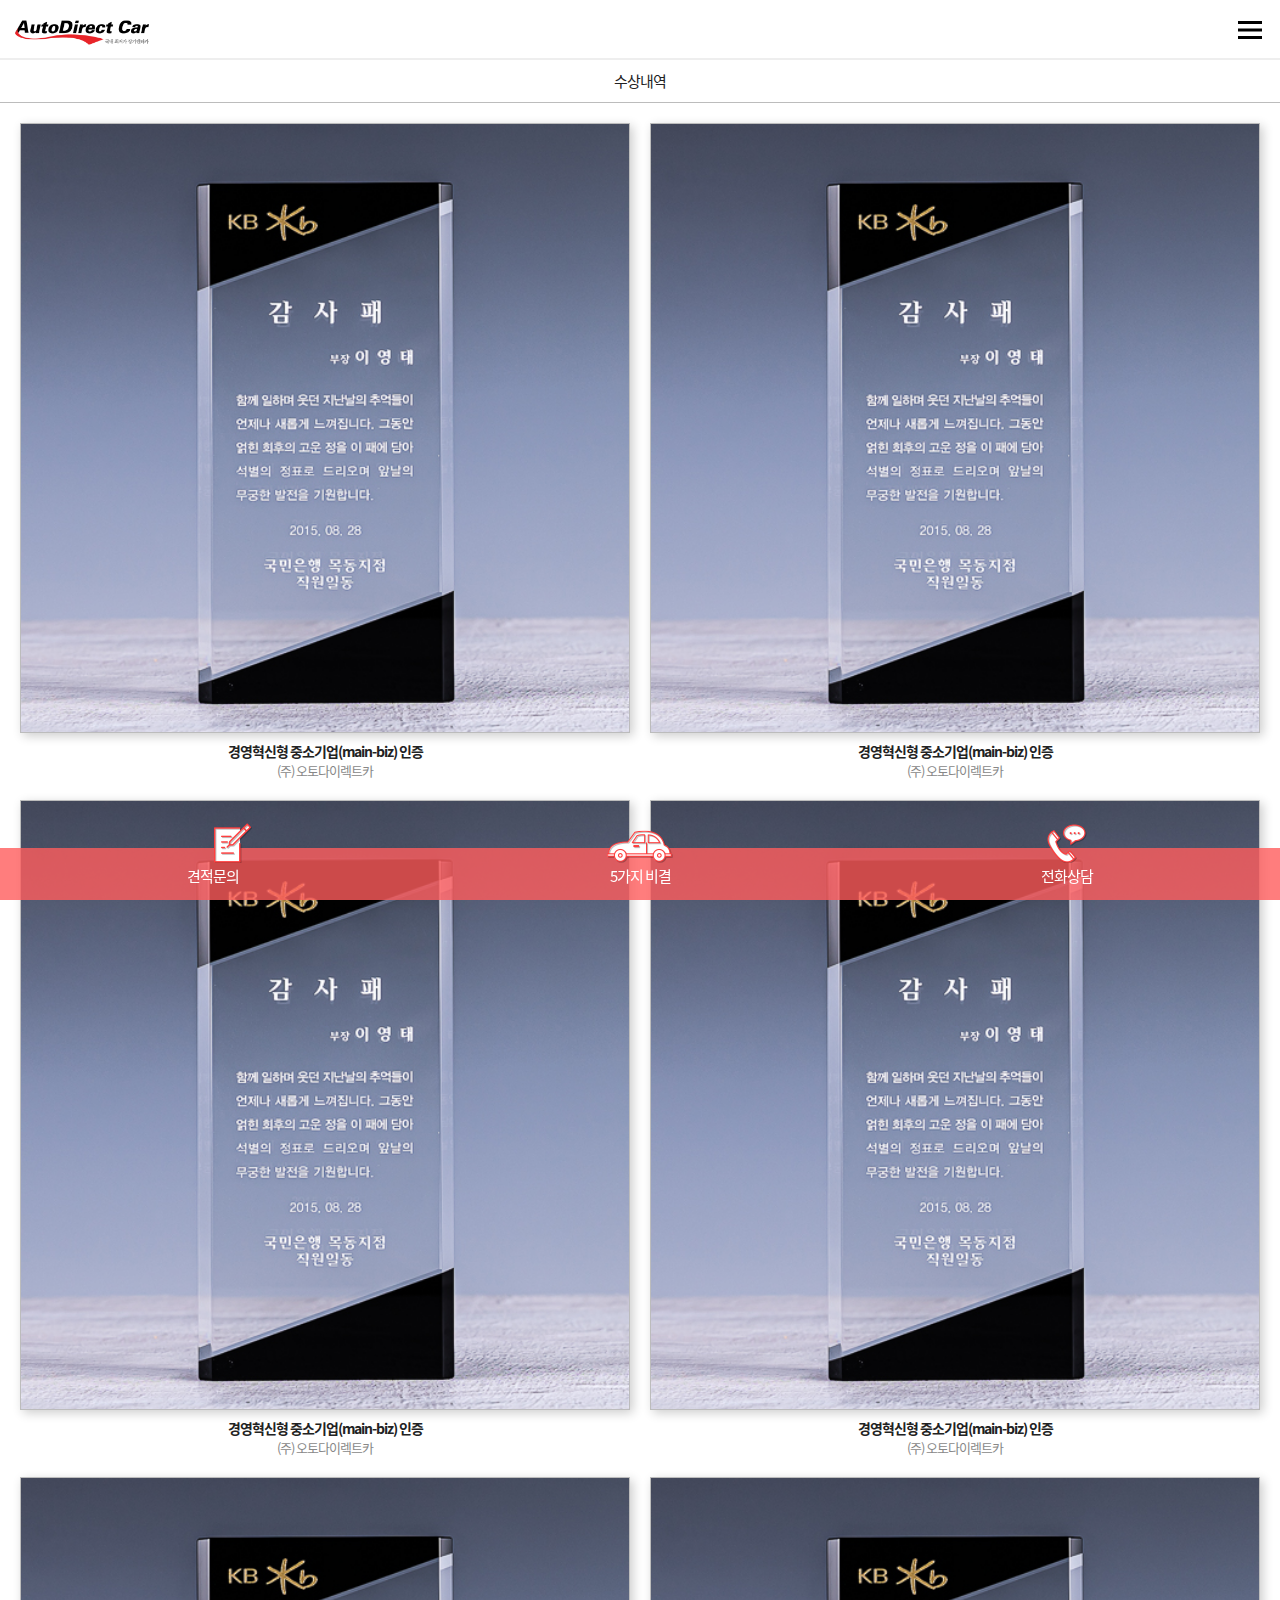
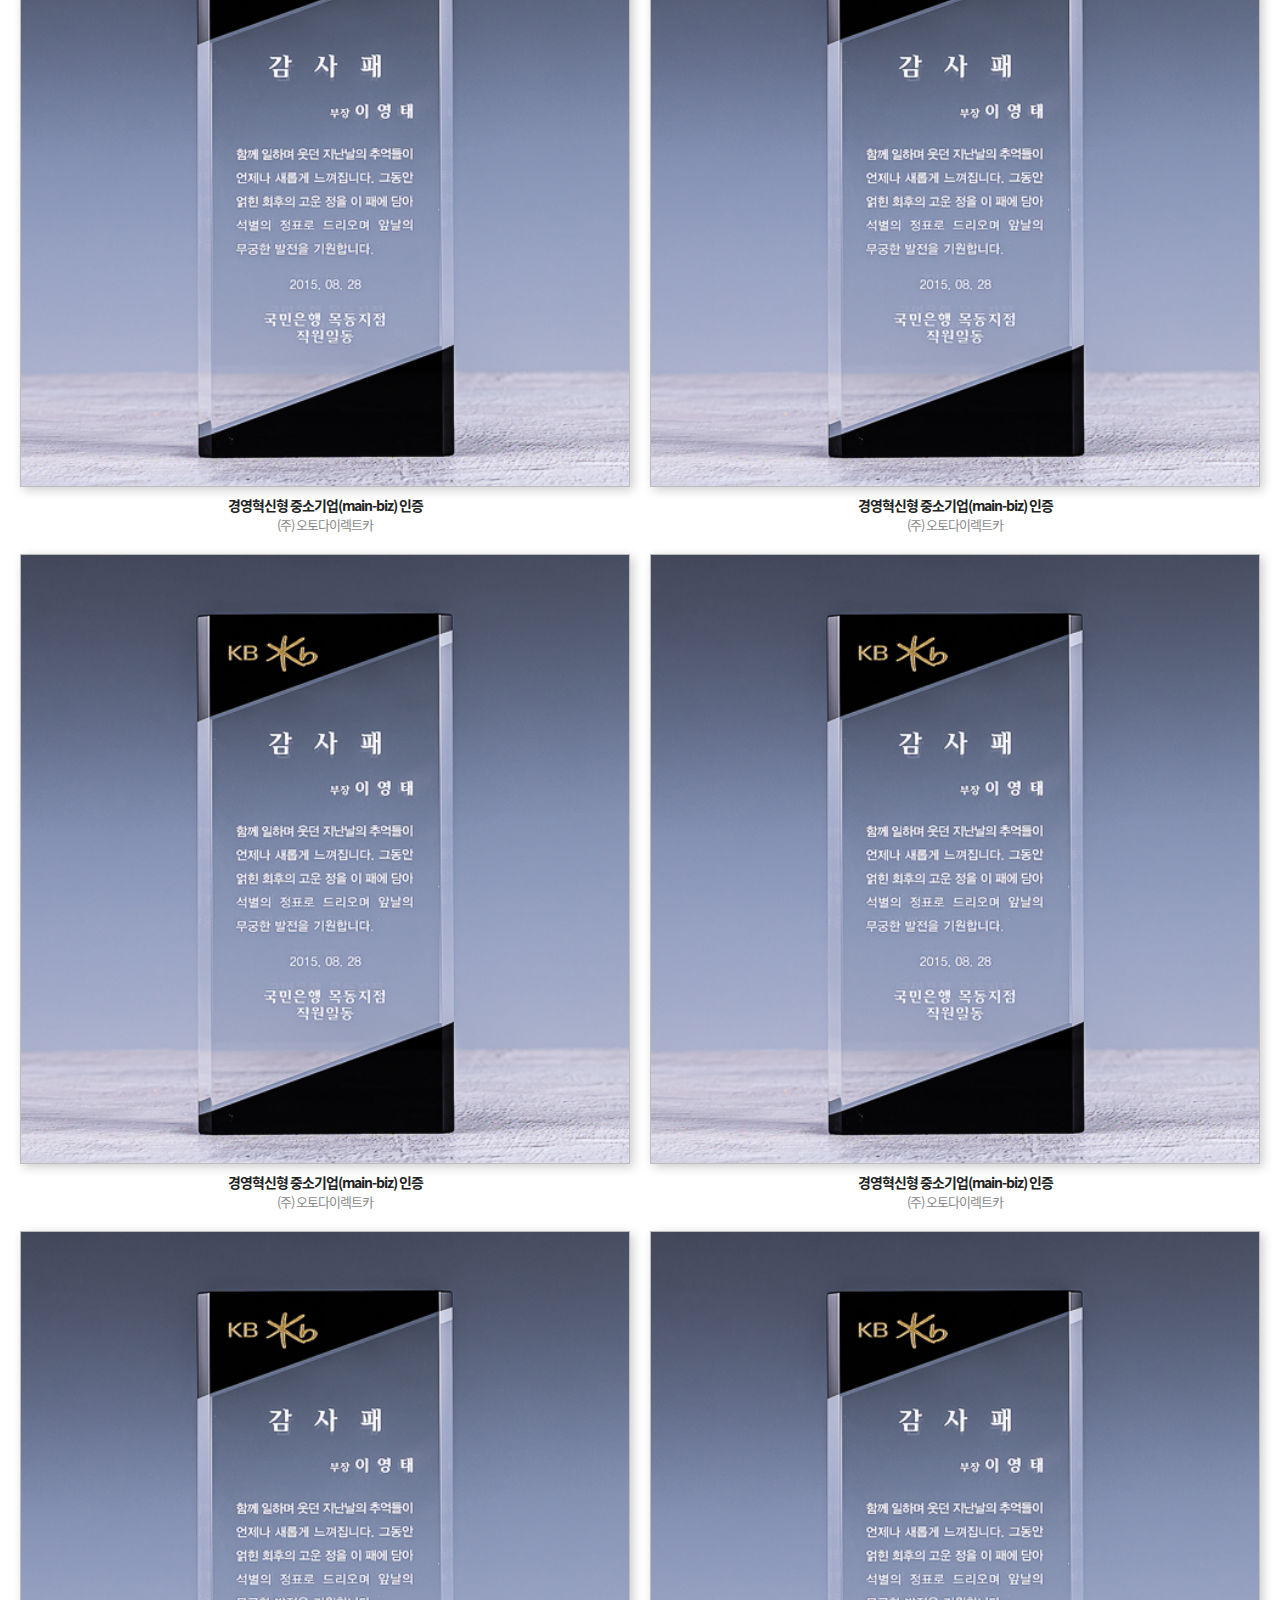
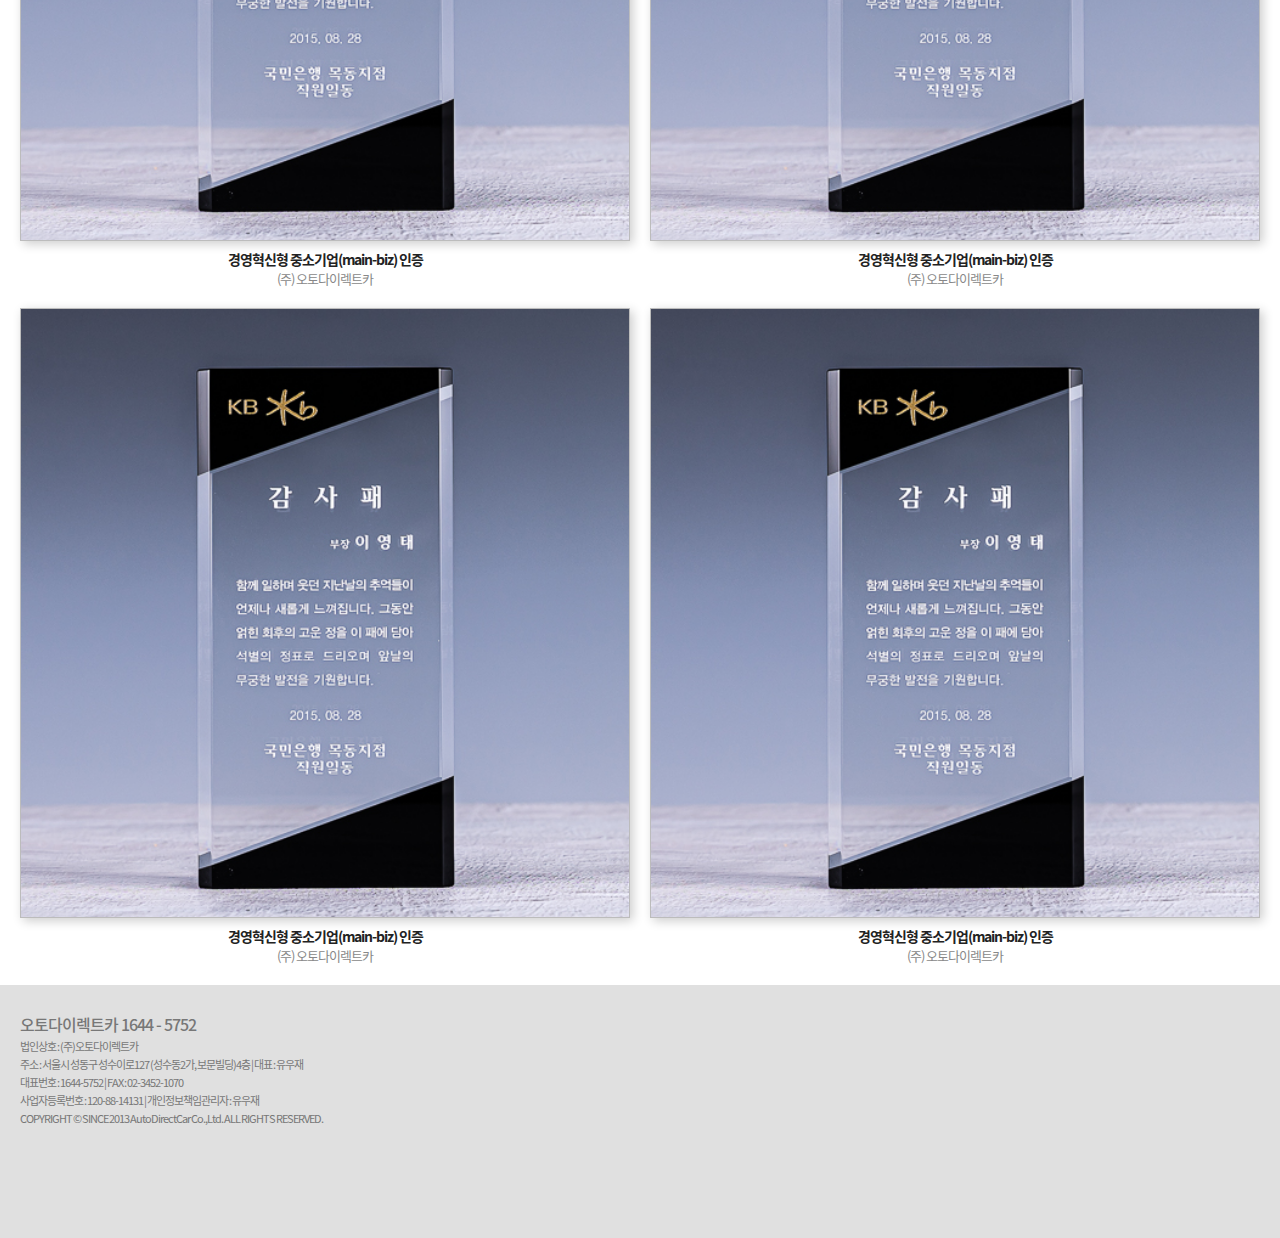
<file: awards.html>
<!DOCTYPE html>
<html>
<head>
<title></title>
<meta name="description" content="신차구매, 국산차 수입차 할부 리스 장기렌트, 오토리스, 장기렌트카 가격비교사이트, 보증금없는장기렌트카, 무보증 비교견적">
<meta property="og:type" content="website">
<meta property="og:title" content="스마트오토 - 신차 장기렌트카 자동차리스 비교견적, 오토리스 장기렌트카 가격비교 사이트">
<meta property="og:description" content="신차구매, 국산차 수입차 할부 리스 장기렌트, 오토리스, 장기렌트카 가격비교사이트, 보증금없는장기렌트카, 무보증 비교견적">
<meta property="og:image" content="resources/img/logo.png">
<meta property="og:url" content="http://autodirectcar.com">
<meta http-equiv="Content-Type" content="text/html; charset=utf-8">
<meta http-equiv="X-UA-Compatible" content="IE=edge">
<meta name="viewport" content="width=device-width, initial-scale=1">
<link rel="stylesheet" type="text/css" href="resources/css/style.css">
<link rel="stylesheet" type="text/css" href="resources/css/owl.carousel.min.css">
<link rel="stylesheet" type="text/css" href="resources/css/owl.theme.default.min.css">
<link rel="stylesheet" type="text/css" href="resources/css/jquery.mCustomScrollbar.css">
</head>
<body>
<div class="header">
    <div class="header-wrap">
        <div class="logo"><a href="index.html"><img src="resources/img/top_logo.png"></a></div>
        <div class="nav-ctr"></div>
        <div class="nav">
            <div class="nav-wrap">
                <h2><a href="index.html"><img src="resources/img/icon_nav_home.png"></a>
                    <div class="close-nav"><img src="resources/img/icon_nav_close.png"></div>
                </h2>
                <h3 class="sale">SALE</h3>
                <ul class="nav-sale">
                    <li><a href="time_attack.html"><span>타임어택<br>특가</span></a></li>
                    <li><a href="ecocar.html"><span>친환경<br>특가</span></a></li>
                    <li><a href="hotdeal.html"><span>온앤온<br>핫딜</span></a></li>
                </ul>
                <h3 class="menu">AUTODIRECTCAR</h3>
                <ul class="nav-menu">
                    <li><a href="company.html"><span>회사소개</span></a></li>
                    <li><a href="rentcar.html"><span>장기렌터카란?</span></a></li>
                    <li><a href="review.html"><span>고객후기</span></a></li>
                    <li><a href="notice.html"><span>공지사항</span></a></li>
                    <li><a href="media.html"><span>언론보도</span></a></li>
                    <li><a href="awards.html"><span>수상내역</span></a></li>
                </ul>
                <ul class="nav-link">
                    <li><a href="https://m.blog.naver.com/gotapo" target="_blank"><span><img src="resources/img/icon_nav_blog.png"></span><span>오토공식블로그</span></a></li>
                    <li><a href="https://www.youtube.com/channel/UC0AzX0f1wLPJ6fQlLYItXmQ?app=" target="_blank"><span><img src="resources/img/icon_nav_youtube.png"></span><span>연애인특판팀<br>유튜브</span></a></li>
                    <li><a href="https://talk.naver.com/ct/wc63gq" target="_blank"><span><img src="resources/img/icon_nav_talktalk.png"></span><span>네이버톡톡상담</span></a></li>
                </ul>
                <div class="nav-tel">
                    <a href="tel:16445752"><span>가장빠른 상담</span><strong>1644 - 5752</strong></a>
                    <span>상담가능시간</span>
                    <span>평일 : 10:00 ~ 18:30 / 주말 및 공휴일 : 13:00 ~ 17:00</span>
                </div>
            </div>
        </div>
    </div>
</div>
<div class="content">
    <div class="ctn-nav">
        <div class="nav-item">수상내역</div>
    </div>
    <div class="awards-wrap">
        <div class="awards-box">
            <div class="awards-img"><img src="resources/img/sample_awards.jpg"></div>
            <div class="awards-tt">경영혁신형 중소기업(main-biz) 인증</div>
            <div class="awards-text">(주) 오토다이렉트카</div>
        </div>
        <div class="awards-box">
            <div class="awards-img"><img src="resources/img/sample_awards.jpg"></div>
            <div class="awards-tt">경영혁신형 중소기업(main-biz) 인증</div>
            <div class="awards-text">(주) 오토다이렉트카</div>
        </div>
        <div class="awards-box">
            <div class="awards-img"><img src="resources/img/sample_awards.jpg"></div>
            <div class="awards-tt">경영혁신형 중소기업(main-biz) 인증</div>
            <div class="awards-text">(주) 오토다이렉트카</div>
        </div>
        <div class="awards-box">
            <div class="awards-img"><img src="resources/img/sample_awards.jpg"></div>
            <div class="awards-tt">경영혁신형 중소기업(main-biz) 인증</div>
            <div class="awards-text">(주) 오토다이렉트카</div>
        </div>
        <div class="awards-box">
            <div class="awards-img"><img src="resources/img/sample_awards.jpg"></div>
            <div class="awards-tt">경영혁신형 중소기업(main-biz) 인증</div>
            <div class="awards-text">(주) 오토다이렉트카</div>
        </div>
        <div class="awards-box">
            <div class="awards-img"><img src="resources/img/sample_awards.jpg"></div>
            <div class="awards-tt">경영혁신형 중소기업(main-biz) 인증</div>
            <div class="awards-text">(주) 오토다이렉트카</div>
        </div>
        <div class="awards-box">
            <div class="awards-img"><img src="resources/img/sample_awards.jpg"></div>
            <div class="awards-tt">경영혁신형 중소기업(main-biz) 인증</div>
            <div class="awards-text">(주) 오토다이렉트카</div>
        </div>
        <div class="awards-box">
            <div class="awards-img"><img src="resources/img/sample_awards.jpg"></div>
            <div class="awards-tt">경영혁신형 중소기업(main-biz) 인증</div>
            <div class="awards-text">(주) 오토다이렉트카</div>
        </div>
        <div class="awards-box">
            <div class="awards-img"><img src="resources/img/sample_awards.jpg"></div>
            <div class="awards-tt">경영혁신형 중소기업(main-biz) 인증</div>
            <div class="awards-text">(주) 오토다이렉트카</div>
        </div>
        <div class="awards-box">
            <div class="awards-img"><img src="resources/img/sample_awards.jpg"></div>
            <div class="awards-tt">경영혁신형 중소기업(main-biz) 인증</div>
            <div class="awards-text">(주) 오토다이렉트카</div>
        </div>
        <div class="awards-box">
            <div class="awards-img"><img src="resources/img/sample_awards.jpg"></div>
            <div class="awards-tt">경영혁신형 중소기업(main-biz) 인증</div>
            <div class="awards-text">(주) 오토다이렉트카</div>
        </div>
        <div class="awards-box">
            <div class="awards-img"><img src="resources/img/sample_awards.jpg"></div>
            <div class="awards-tt">경영혁신형 중소기업(main-biz) 인증</div>
            <div class="awards-text">(주) 오토다이렉트카</div>
        </div>
    </div>
</div>
<div class="footer-menu">
    <div class="footer-btn quotation"><a href="quotation.html"><span></span><strong>견적문의</strong></a></div>
    <div class="footer-btn secret"><a href="secret.html"><span></span><strong>5가지 비결</strong></a></div>
    <div class="footer-btn tel"><a href="tel:16445752"><span></span><strong>전화상담</strong></a></div>
</div>
<div class="footer">
    <div class="footer-wrap">
        <div class="footer-tab-item" id="autodirectcar_tab">
            <div class="company-info">
                <p class="company-tt">오토다이렉트카 1644 - 5752</p>
                <p>법인상호 : (주)오토다이렉트카</p>
                <p>주소 : 서울시 성동구 성수이로127 (성수동2가, 보문빌딩)4층 | 대표 : 유우재</p>
                <p>대표번호 : 1644-5752 | FAX : 02-3452-1070</p>
                <p>사업자등록번호 : 120-88-14131 | 개인정보책임관리자 : 유우재</p>
                <p>COPYRIGHT © SINCE 2013 AutoDirectCar Co.,Ltd. ALL RIGHTS RESERVED.</p>
            </div>
        </div>
    </div>
</div>
</body>
<script src="https://code.jquery.com/jquery-1.11.0.min.js"></script>
<script src="resources/js/vticker-min.js"></script>
<script>
$('.nav-ctr').click(function() {
    $('.nav').addClass('on');
});

$('.close-nav').click(function() {
    $('.nav').removeClass('on');
});

</script>
</body>
</html>
</file>
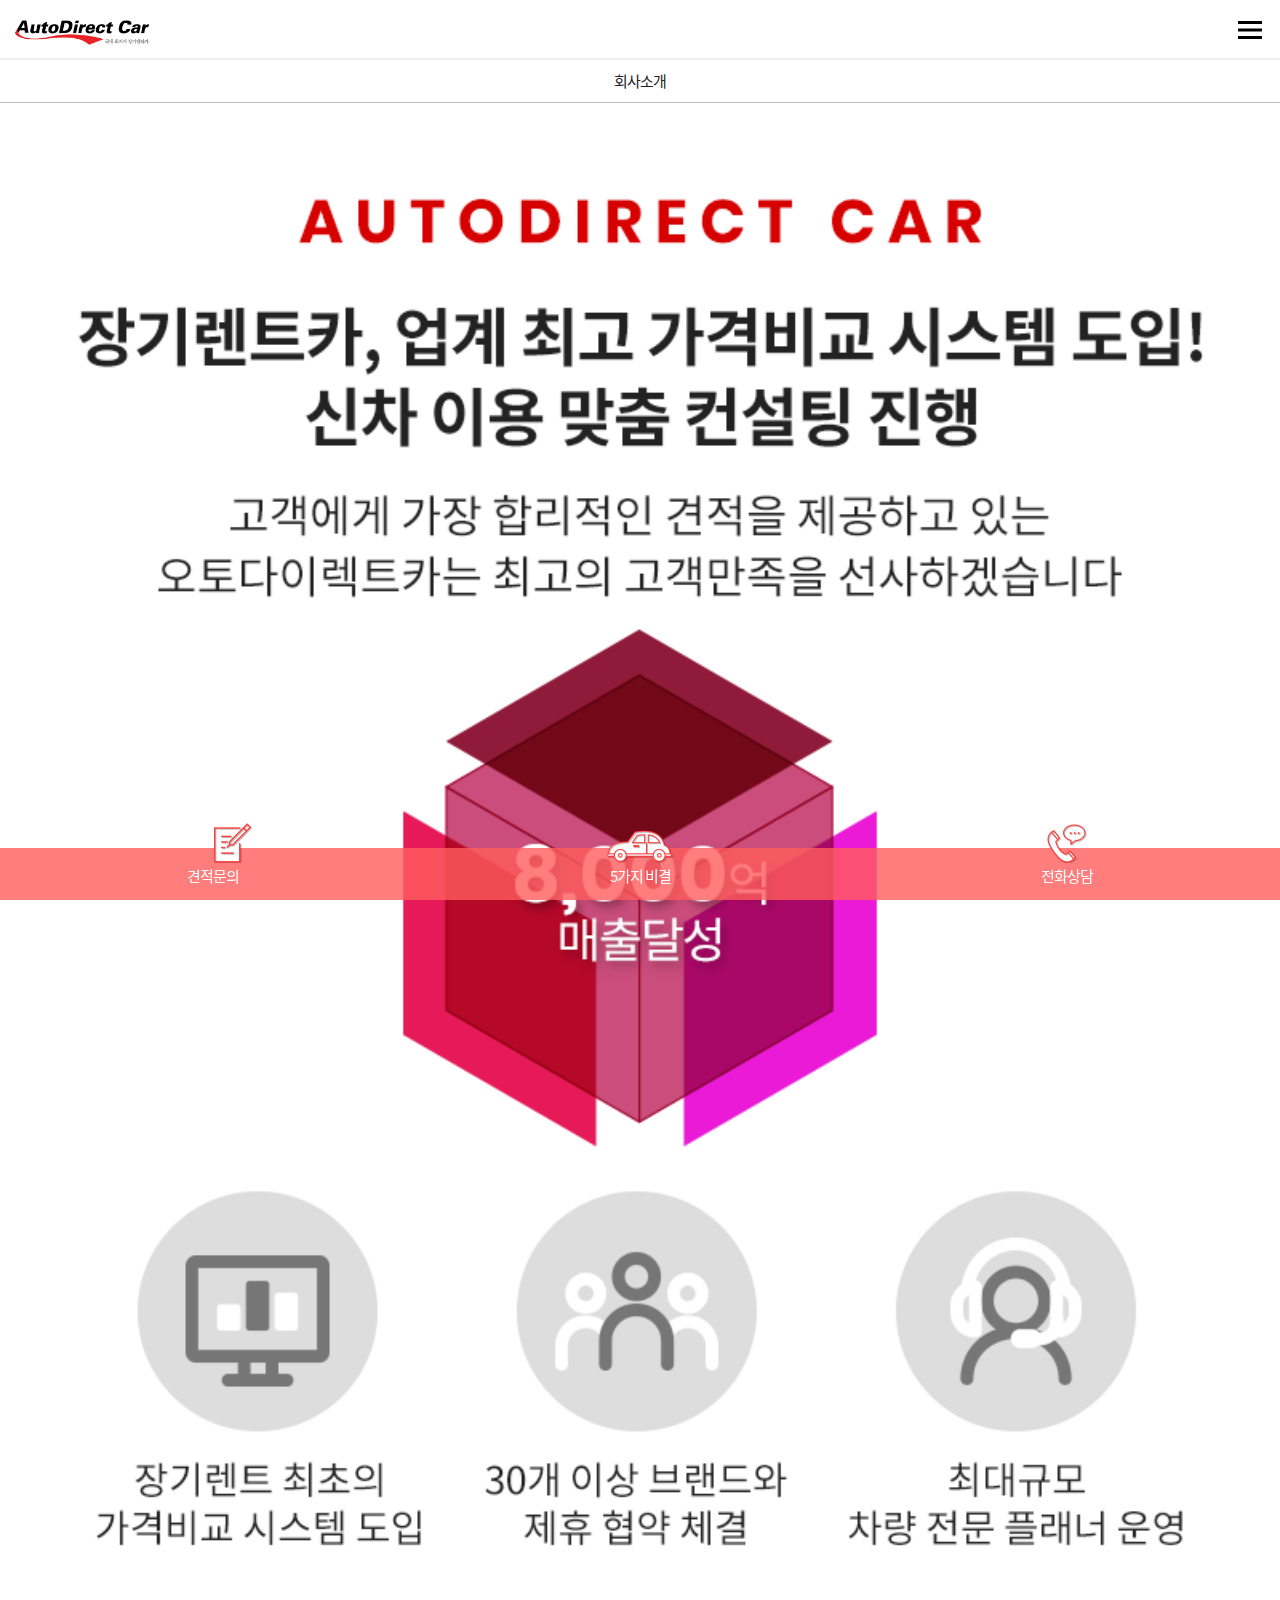
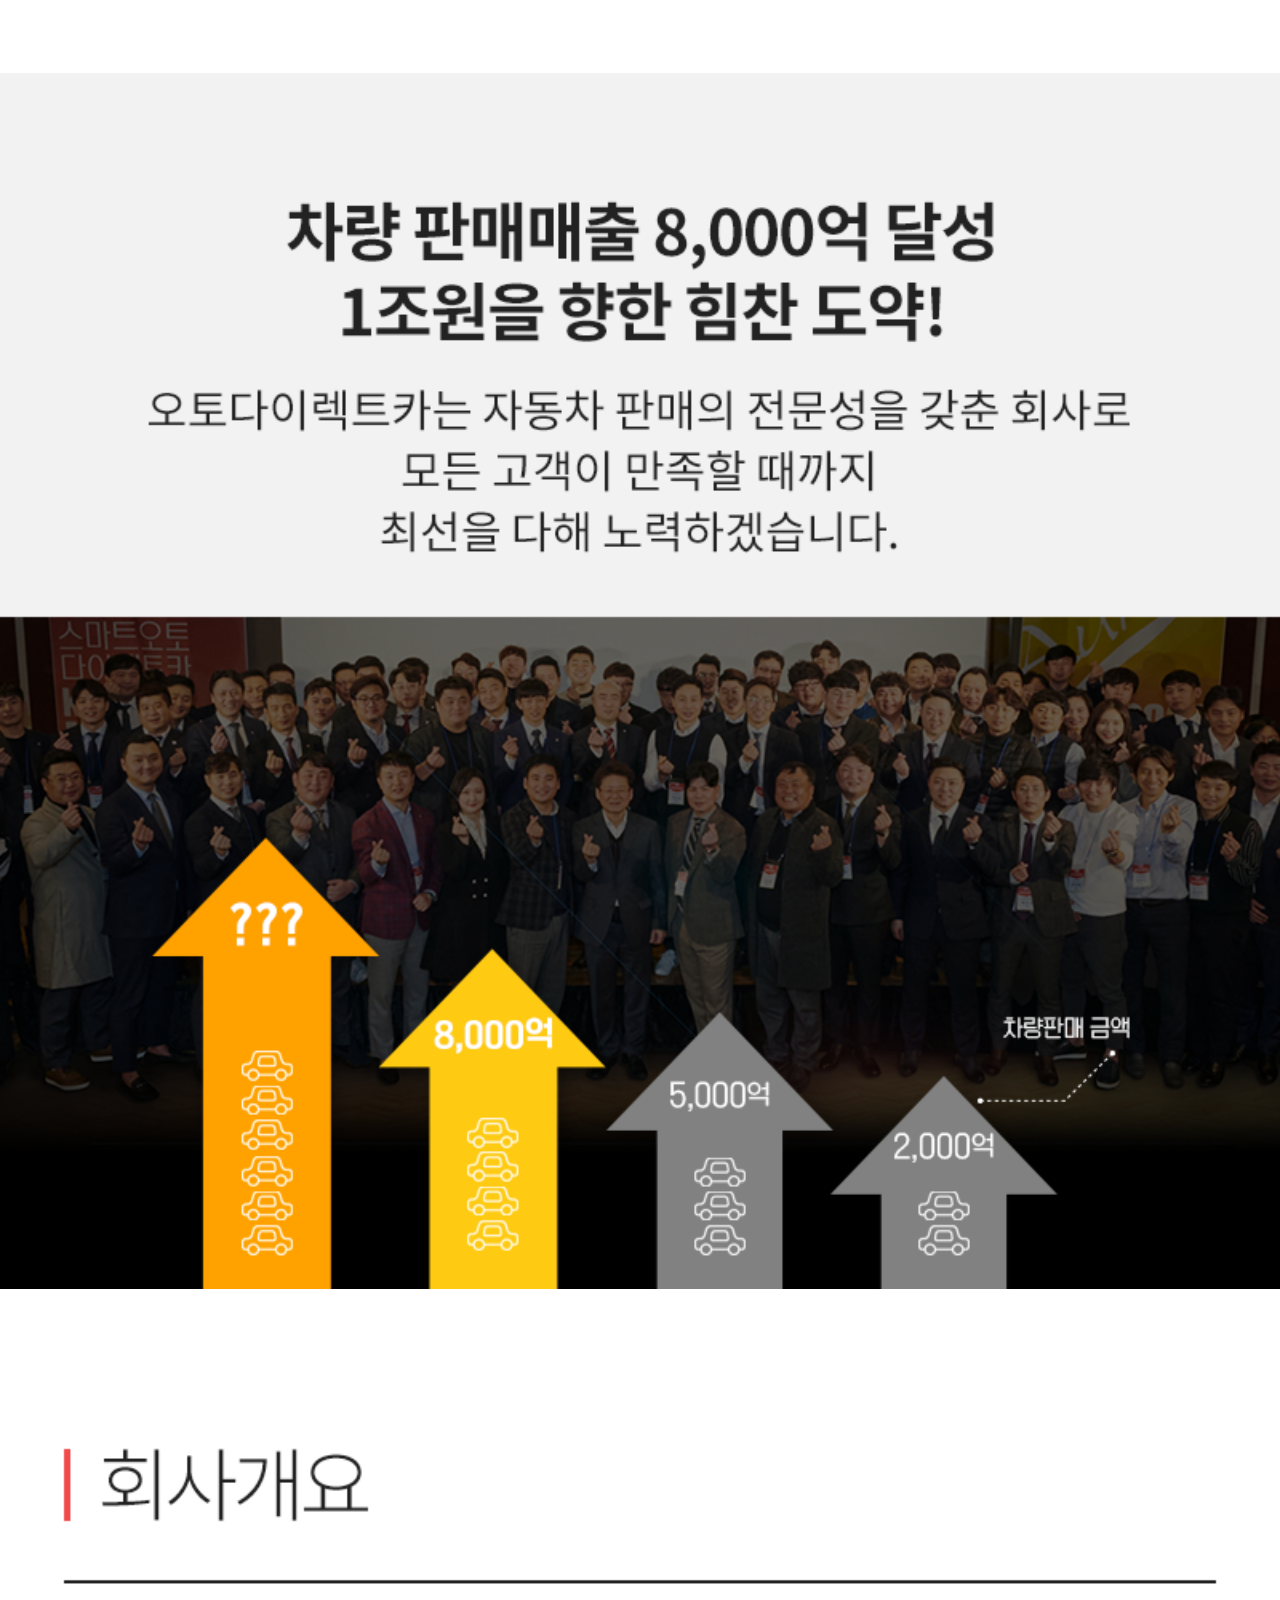
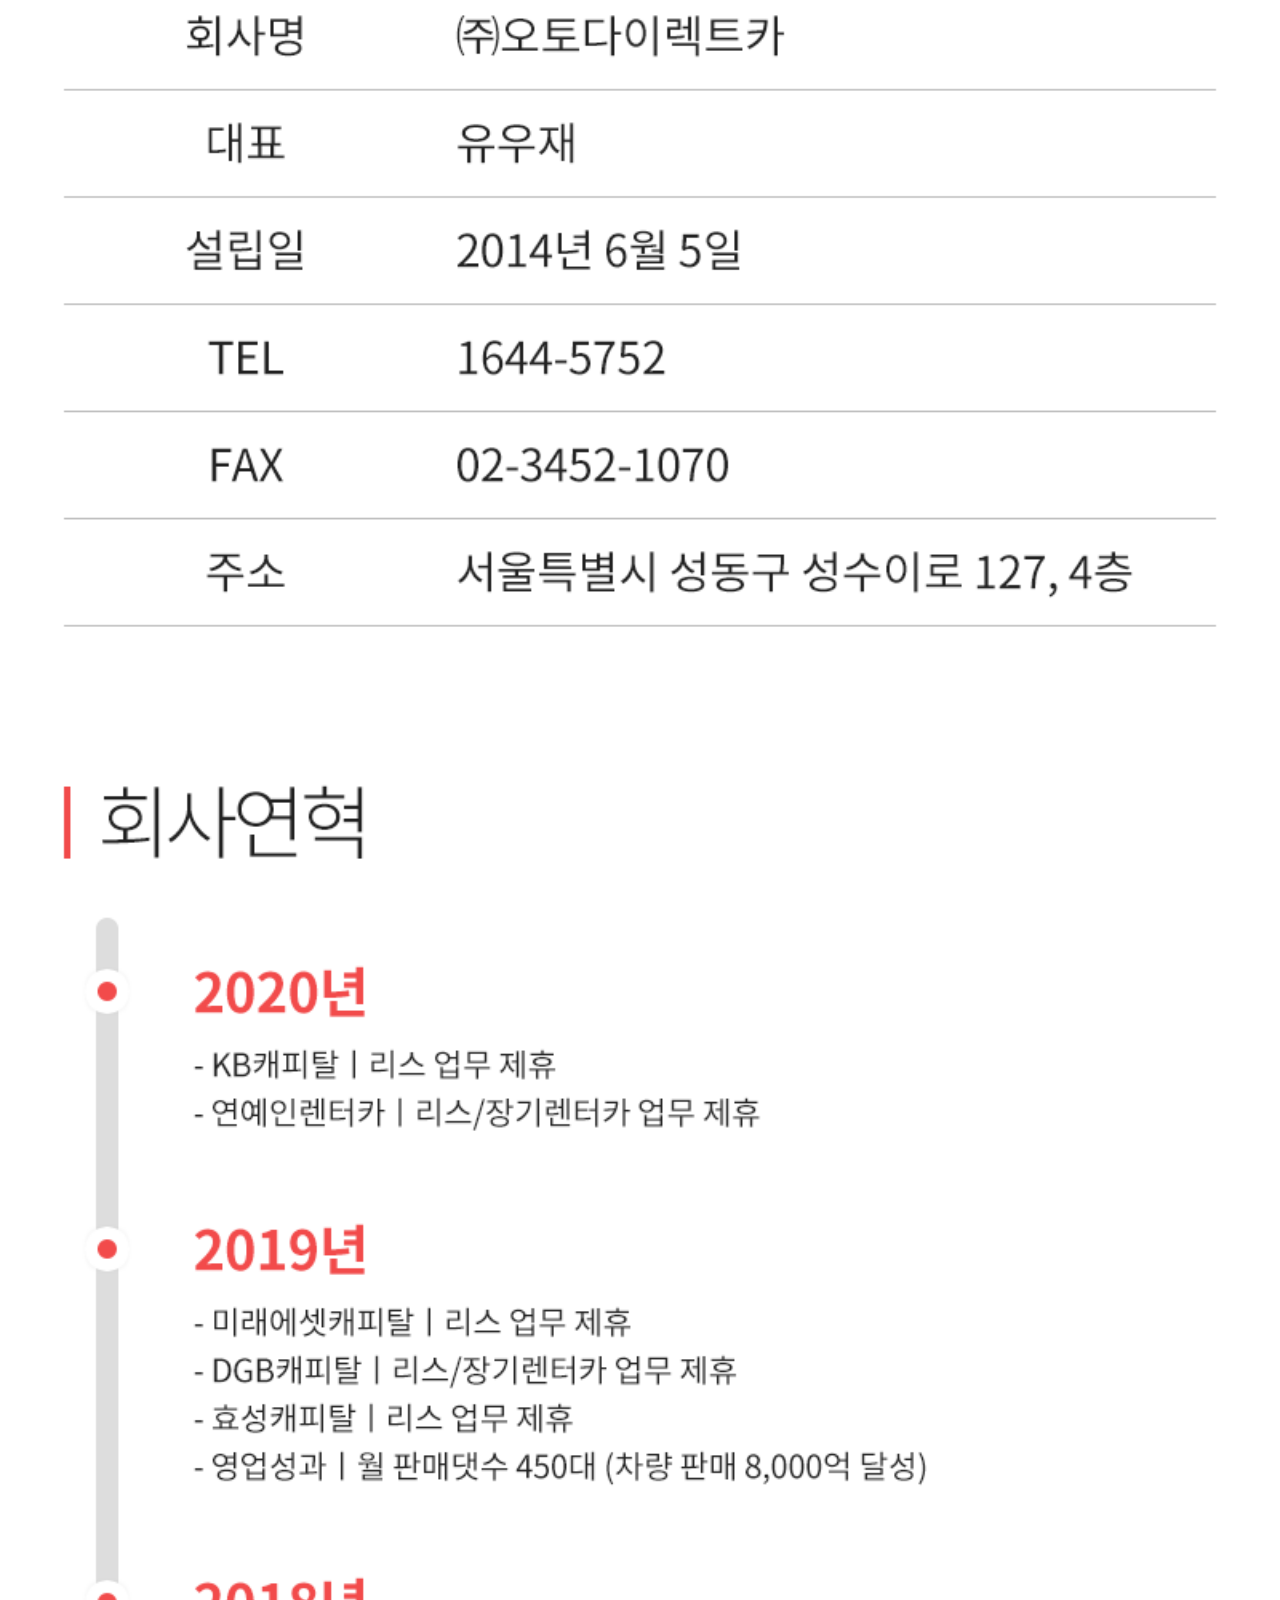
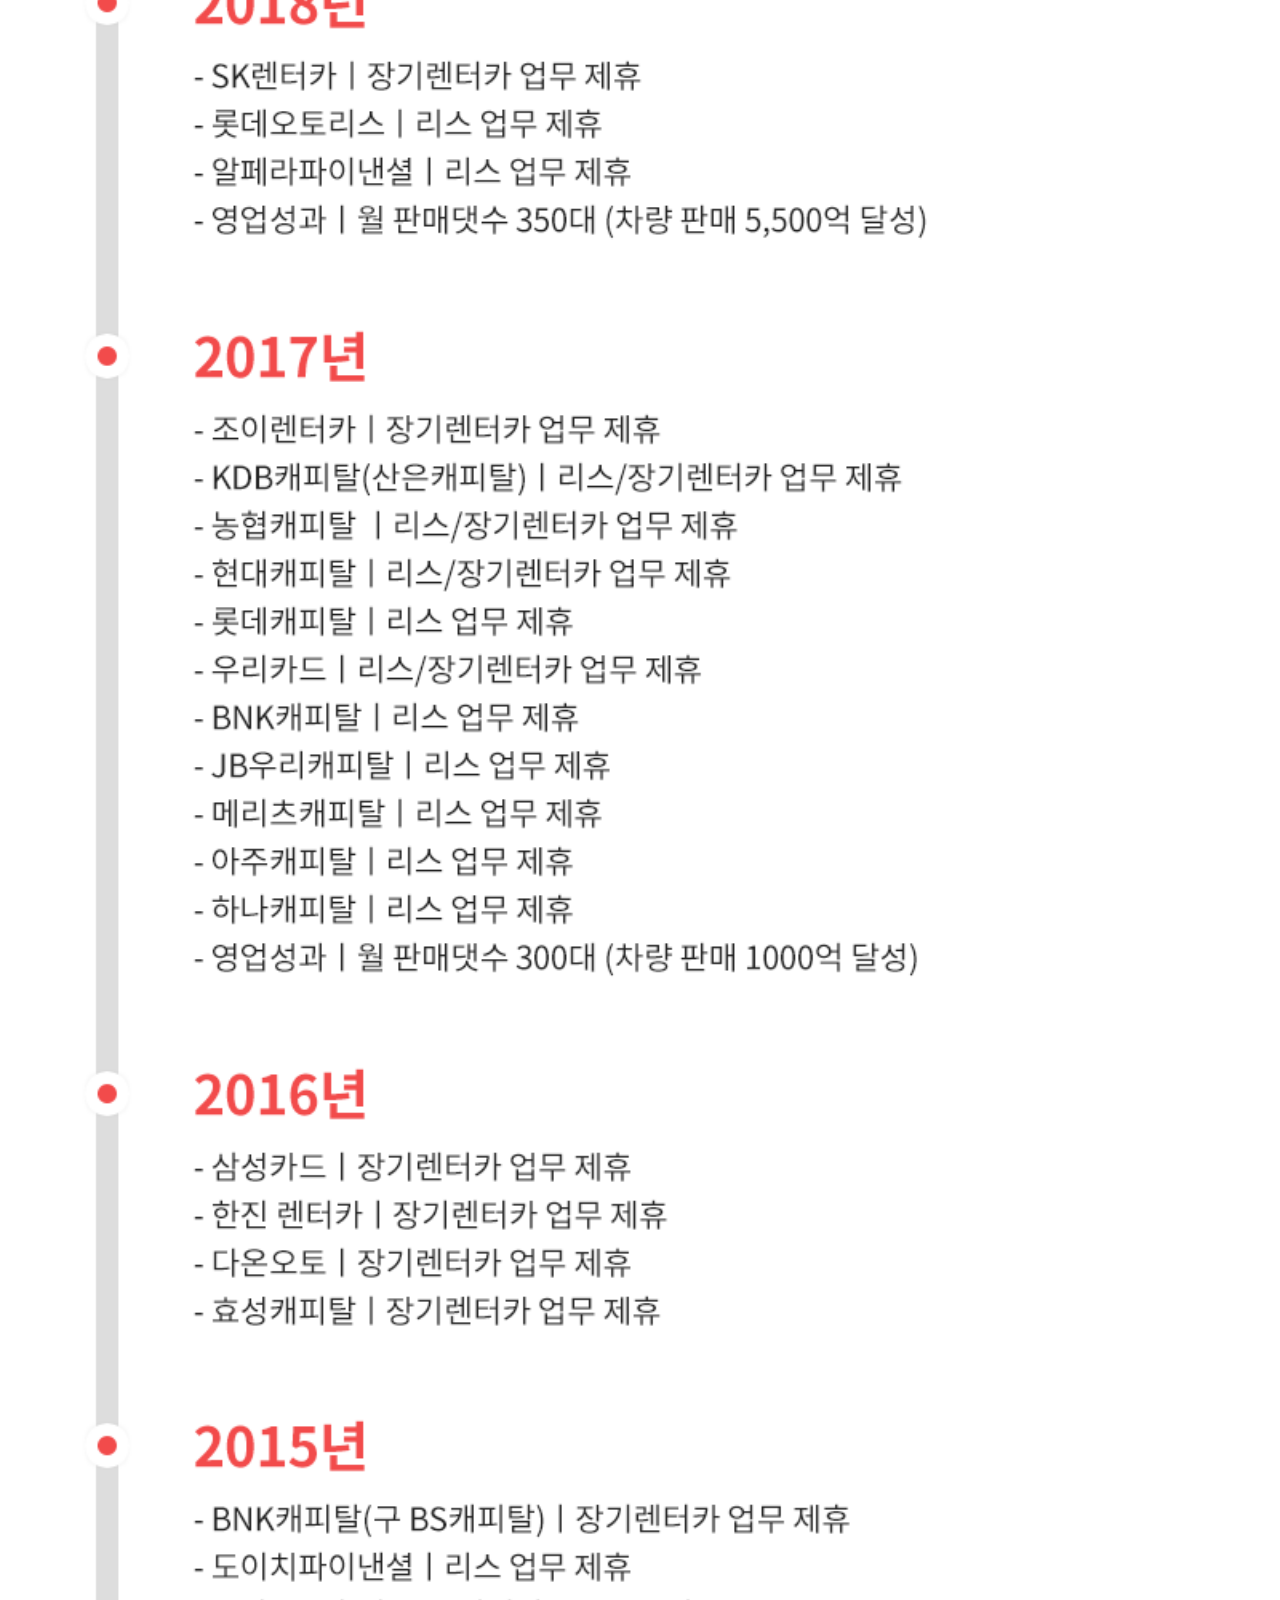
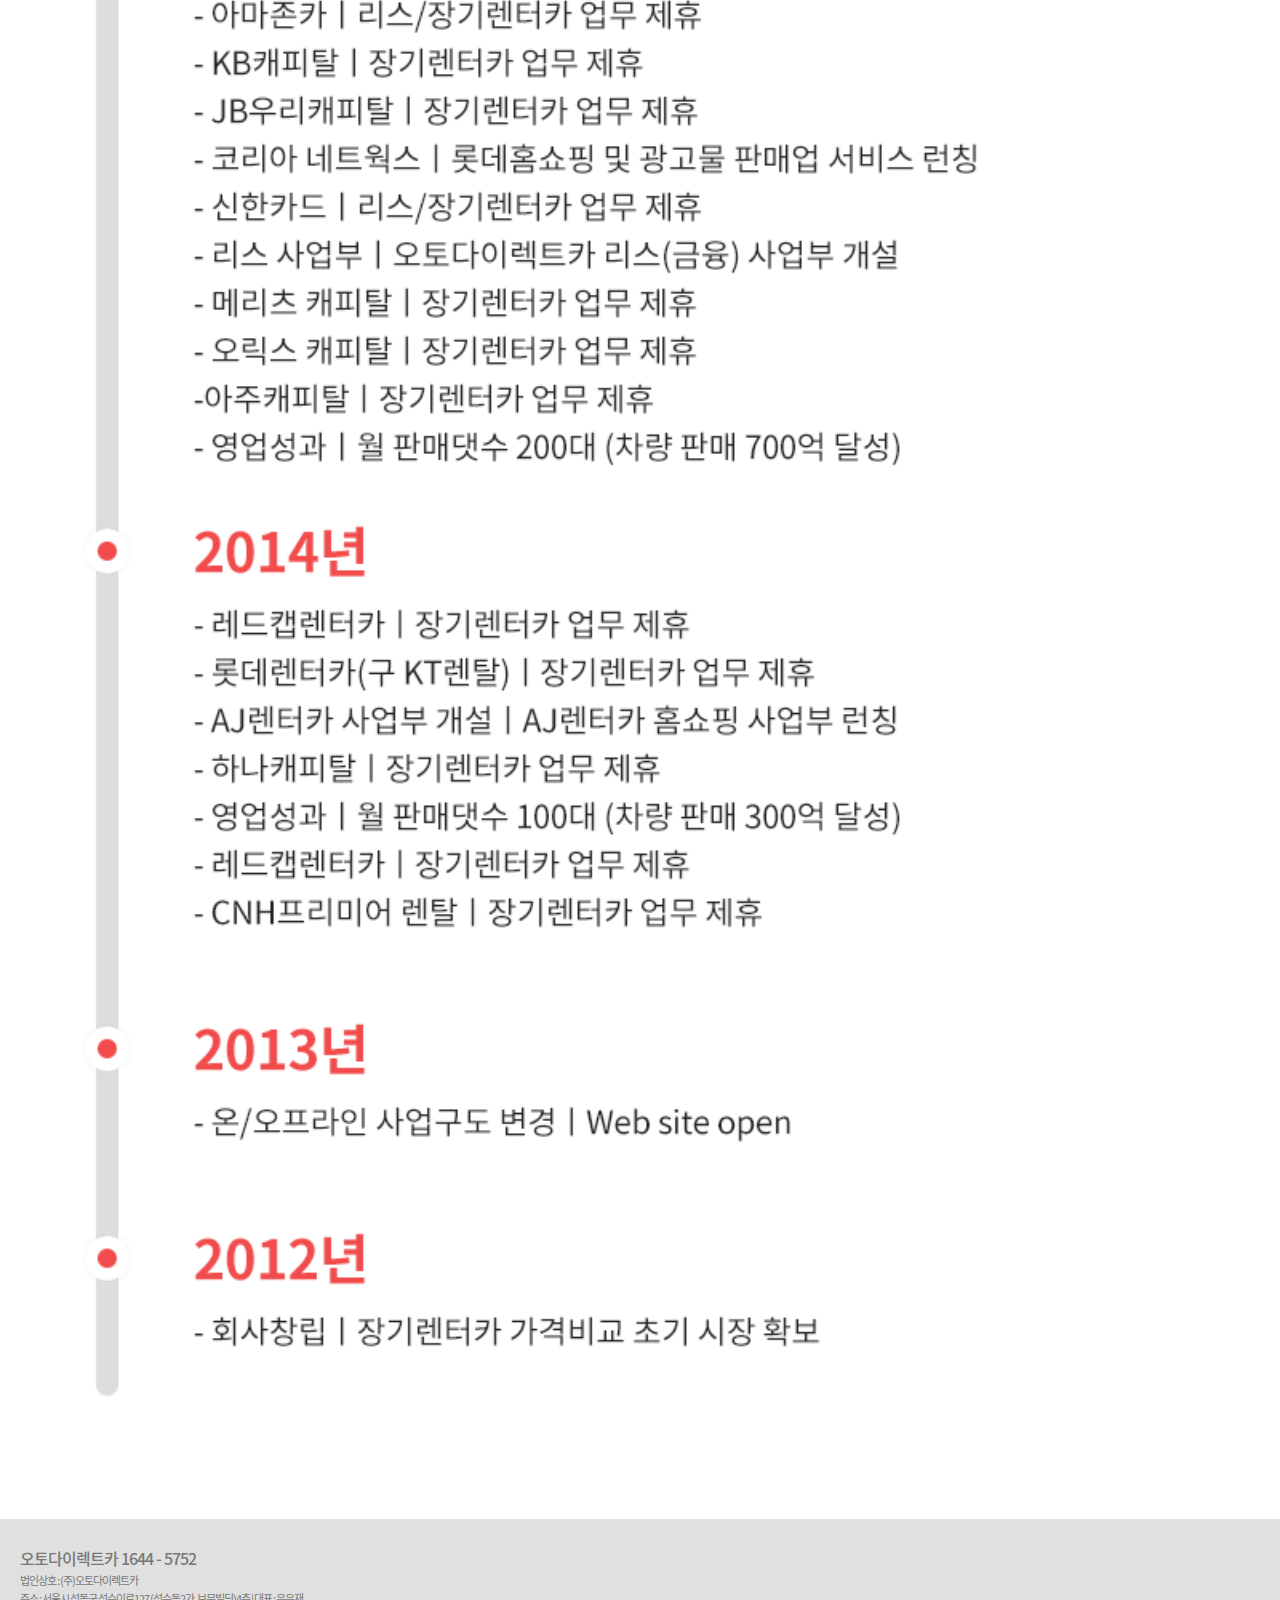
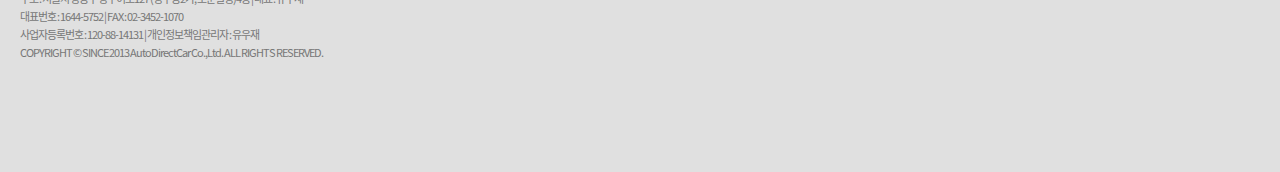
<file: company.html>
<!DOCTYPE html>
<html>
<head>
<title></title>
<meta name="description" content="신차구매, 국산차 수입차 할부 리스 장기렌트, 오토리스, 장기렌트카 가격비교사이트, 보증금없는장기렌트카, 무보증 비교견적">
<meta property="og:type" content="website">
<meta property="og:title" content="스마트오토 - 신차 장기렌트카 자동차리스 비교견적, 오토리스 장기렌트카 가격비교 사이트">
<meta property="og:description" content="신차구매, 국산차 수입차 할부 리스 장기렌트, 오토리스, 장기렌트카 가격비교사이트, 보증금없는장기렌트카, 무보증 비교견적">
<meta property="og:image" content="resources/img/logo.png">
<meta property="og:url" content="http://autodirectcar.com">
<meta http-equiv="Content-Type" content="text/html; charset=utf-8">
<meta http-equiv="X-UA-Compatible" content="IE=edge">
<meta name="viewport" content="width=device-width, initial-scale=1">
<link rel="stylesheet" type="text/css" href="resources/css/style.css">
<link rel="stylesheet" type="text/css" href="resources/css/owl.carousel.min.css">
<link rel="stylesheet" type="text/css" href="resources/css/owl.theme.default.min.css">
<link rel="stylesheet" type="text/css" href="resources/css/jquery.mCustomScrollbar.css">
</head>
<body>
<div class="header">
    <div class="header-wrap">
        <div class="logo"><a href="index.html"><img src="resources/img/top_logo.png"></a></div>
        <div class="nav-ctr"></div>
        <div class="nav">
            <div class="nav-wrap">
                <h2><a href="index.html"><img src="resources/img/icon_nav_home.png"></a>
                    <div class="close-nav"><img src="resources/img/icon_nav_close.png"></div>
                </h2>
                <h3 class="sale">SALE</h3>
                <ul class="nav-sale">
                    <li><a href="time_attack.html"><span>타임어택<br>특가</span></a></li>
                    <li><a href="ecocar.html"><span>친환경<br>특가</span></a></li>
                    <li><a href="hotdeal.html"><span>온앤온<br>핫딜</span></a></li>
                </ul>
                <h3 class="menu">AUTODIRECTCAR</h3>
                <ul class="nav-menu">
                    <li><a href="company.html"><span>회사소개</span></a></li>
                    <li><a href="rentcar.html"><span>장기렌터카란?</span></a></li>
                    <li><a href="review.html"><span>고객후기</span></a></li>
                    <li><a href="notice.html"><span>공지사항</span></a></li>
                    <li><a href="media.html"><span>언론보도</span></a></li>
                    <li><a href="awards.html"><span>수상내역</span></a></li>
                </ul>
                <ul class="nav-link">
                    <li><a href="https://m.blog.naver.com/gotapo" target="_blank"><span><img src="resources/img/icon_nav_blog.png"></span><span>오토공식블로그</span></a></li>
                    <li><a href="https://www.youtube.com/channel/UC0AzX0f1wLPJ6fQlLYItXmQ?app=" target="_blank"><span><img src="resources/img/icon_nav_youtube.png"></span><span>연애인특판팀<br>유튜브</span></a></li>
                    <li><a href="https://talk.naver.com/ct/wc63gq" target="_blank"><span><img src="resources/img/icon_nav_talktalk.png"></span><span>네이버톡톡상담</span></a></li>
                </ul>
                <div class="nav-tel">
                    <a href="tel:16445752"><span>가장빠른 상담</span><strong>1644 - 5752</strong></a>
                    <span>상담가능시간</span>
                    <span>평일 : 10:00 ~ 18:30 / 주말 및 공휴일 : 13:00 ~ 17:00</span>
                </div>
            </div>
        </div>
    </div>
</div>
<div class="content">
    <div class="ctn-nav">
        <div class="nav-item">회사소개</div>
    </div>
    <div class="ctn-img">
        <img src="resources/img/company_1.png">
        <img src="resources/img/company_2.png">
        <img src="resources/img/company_3.png">
        <img src="resources/img/company_4.png">
    </div>
</div>
<div class="footer-menu">
    <div class="footer-btn quotation"><a href="quotation.html"><span></span><strong>견적문의</strong></a></div>
    <div class="footer-btn secret"><a href="secret.html"><span></span><strong>5가지 비결</strong></a></div>
    <div class="footer-btn tel"><a href="tel:16445752"><span></span><strong>전화상담</strong></a></div>
</div>
<div class="footer">
    <div class="footer-wrap">
        <div class="footer-tab-item" id="autodirectcar_tab">
            <div class="company-info">
                <p class="company-tt">오토다이렉트카 1644 - 5752</p>
                <p>법인상호 : (주)오토다이렉트카</p>
                <p>주소 : 서울시 성동구 성수이로127 (성수동2가, 보문빌딩)4층 | 대표 : 유우재</p>
                <p>대표번호 : 1644-5752 | FAX : 02-3452-1070</p>
                <p>사업자등록번호 : 120-88-14131 | 개인정보책임관리자 : 유우재</p>
                <p>COPYRIGHT © SINCE 2013 AutoDirectCar Co.,Ltd. ALL RIGHTS RESERVED.</p>
            </div>
        </div>
    </div>
</div>
</body>
<script src="https://code.jquery.com/jquery-1.11.0.min.js"></script>
<script src="resources/js/vticker-min.js"></script>
<script>
$('.nav-ctr').click(function() {
    $('.nav').addClass('on');
});

$('.close-nav').click(function() {
    $('.nav').removeClass('on');
});

</script>
</body>
</html>
</file>
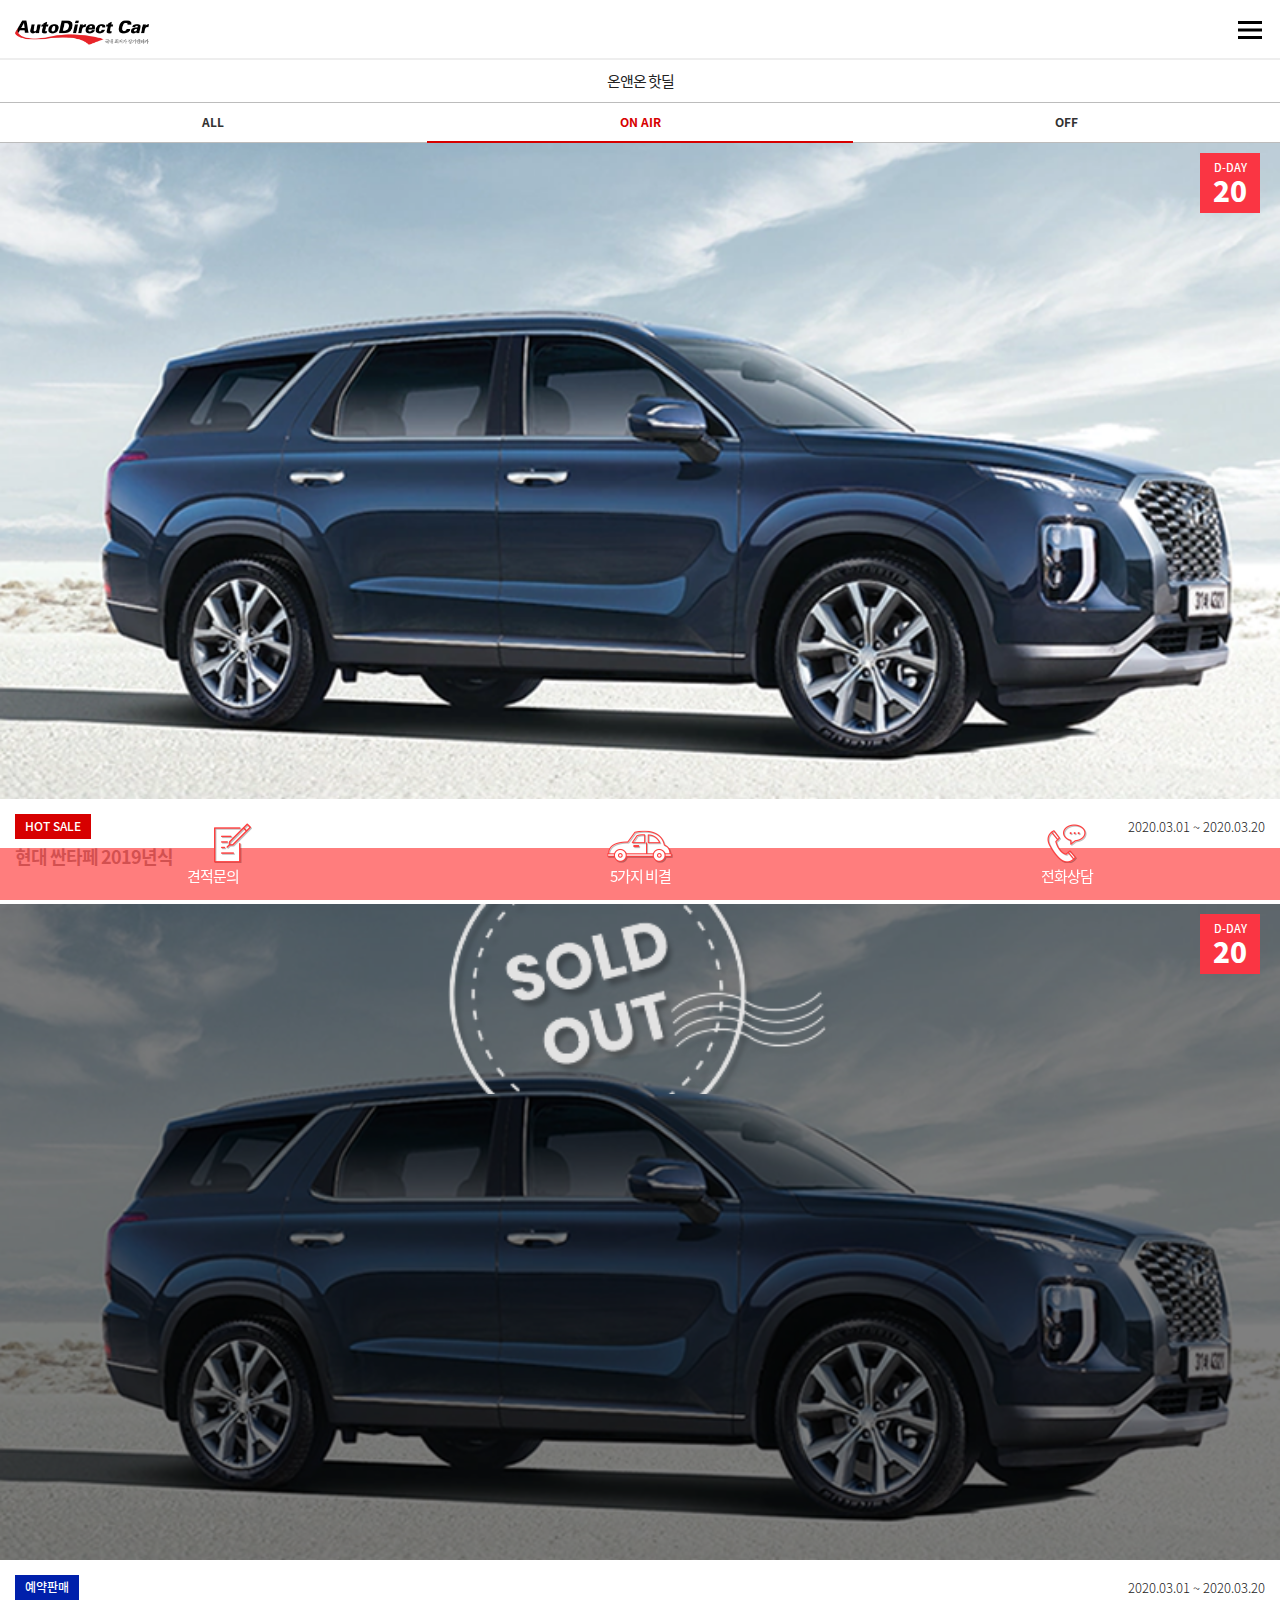
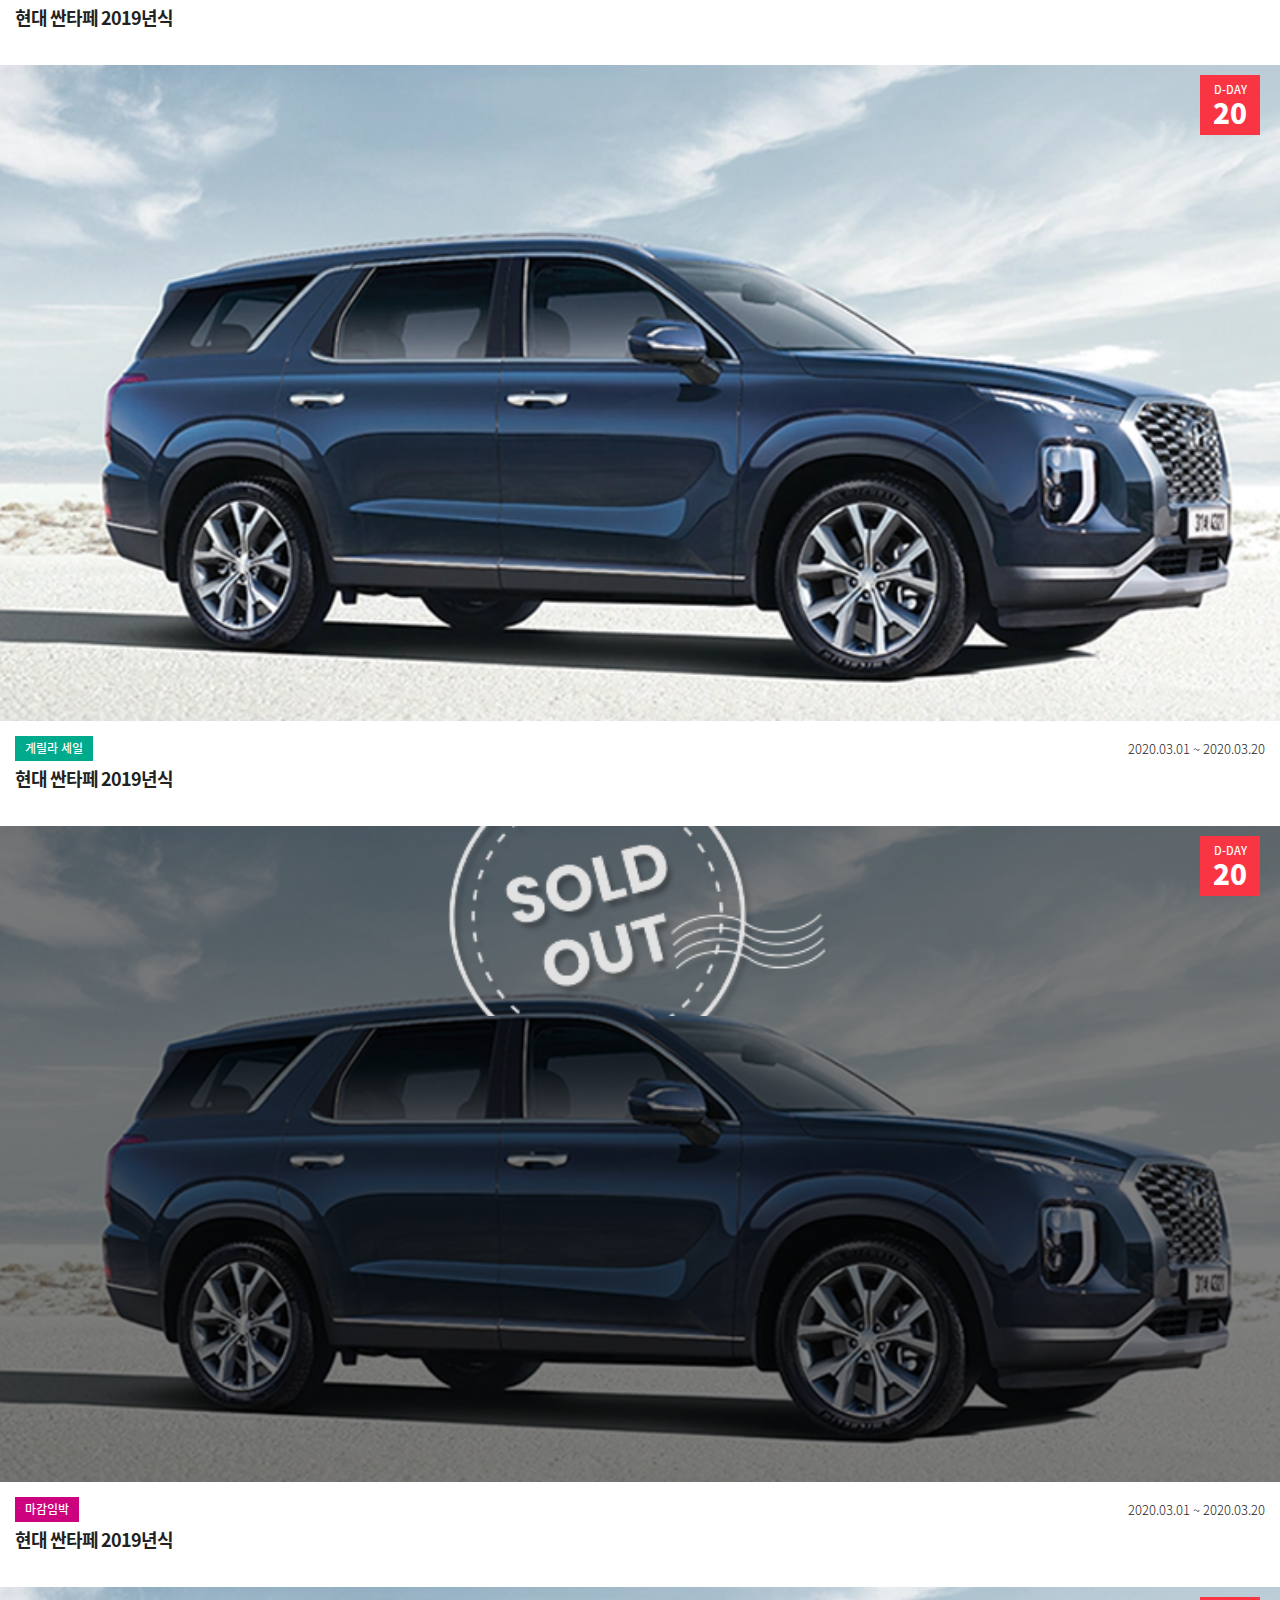
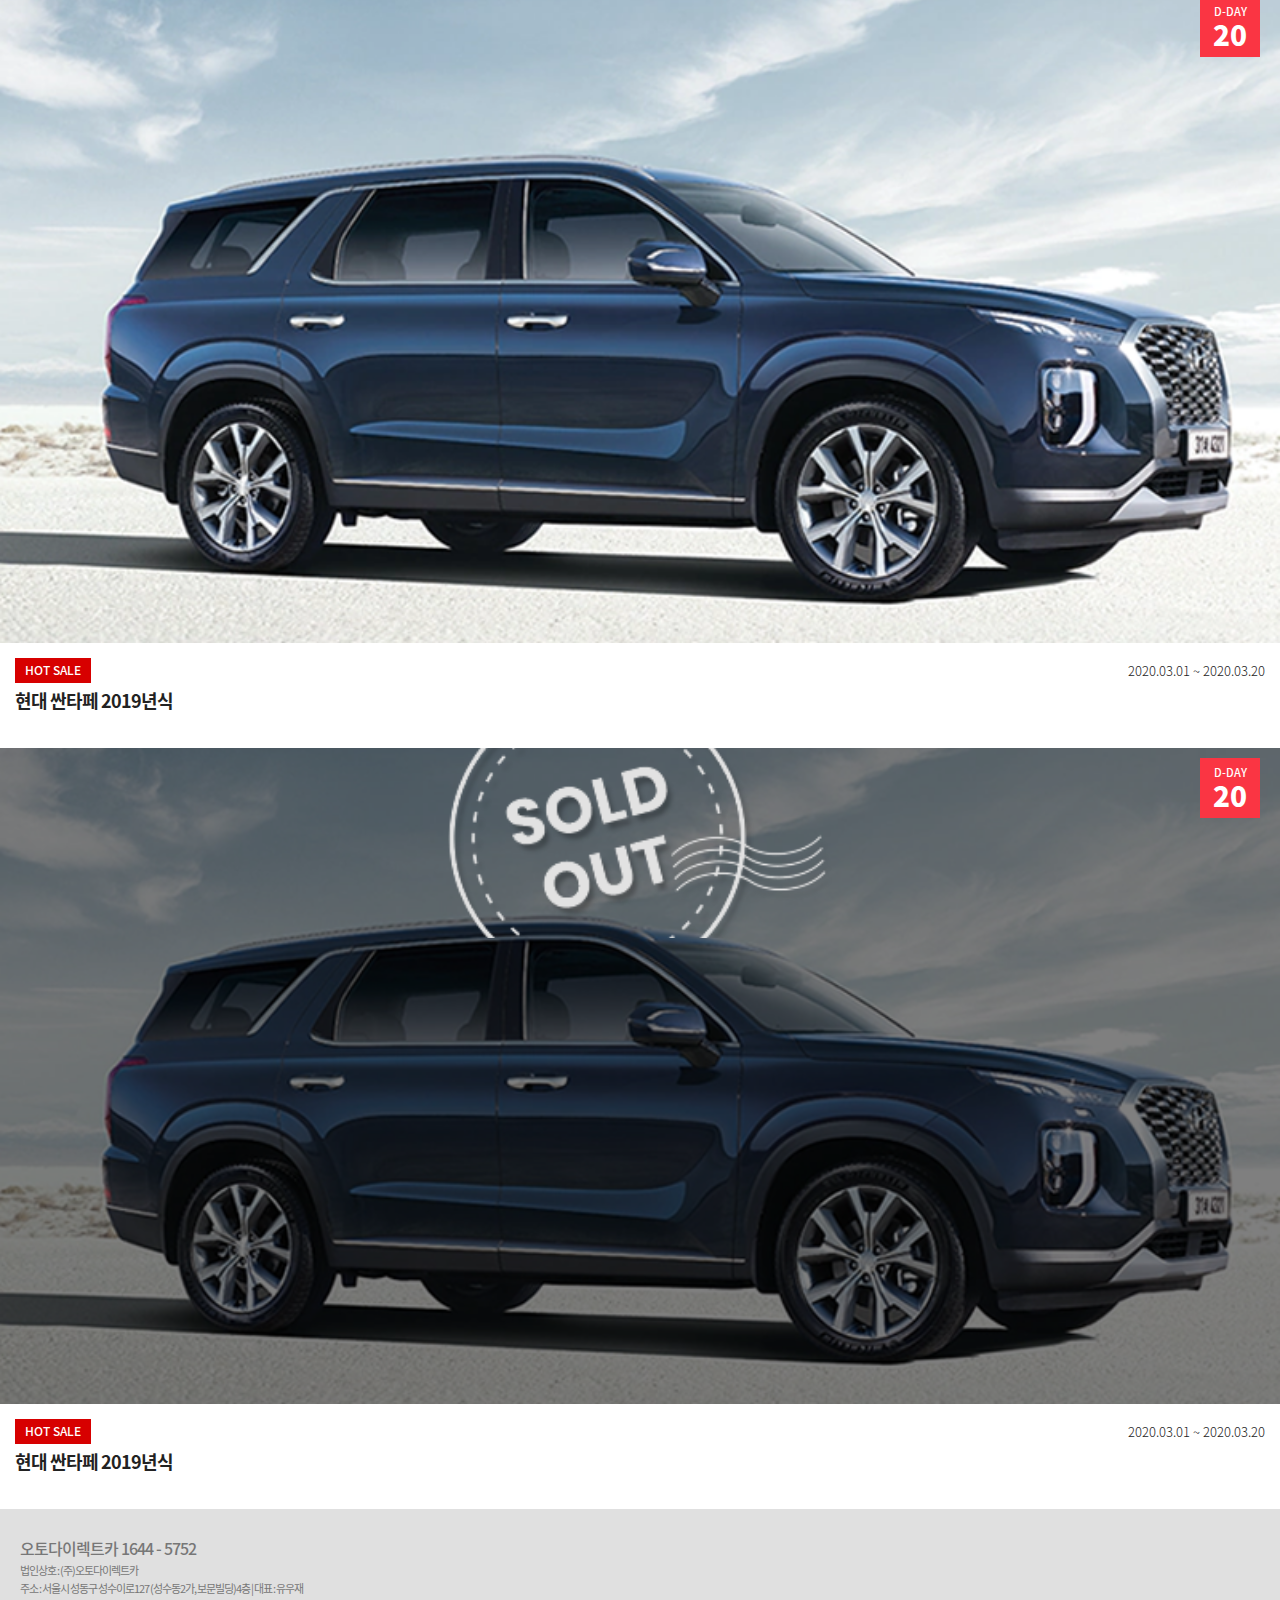
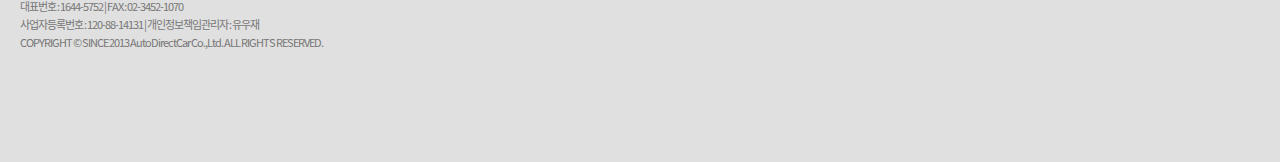
<file: hotdeal.html>
<!DOCTYPE html>
<html>
<head>
<title></title>
<meta name="description" content="신차구매, 국산차 수입차 할부 리스 장기렌트, 오토리스, 장기렌트카 가격비교사이트, 보증금없는장기렌트카, 무보증 비교견적">
<meta property="og:type" content="website">
<meta property="og:title" content="스마트오토 - 신차 장기렌트카 자동차리스 비교견적, 오토리스 장기렌트카 가격비교 사이트">
<meta property="og:description" content="신차구매, 국산차 수입차 할부 리스 장기렌트, 오토리스, 장기렌트카 가격비교사이트, 보증금없는장기렌트카, 무보증 비교견적">
<meta property="og:image" content="resources/img/logo.png">
<meta property="og:url" content="http://autodirectcar.com">
<meta http-equiv="Content-Type" content="text/html; charset=utf-8">
<meta http-equiv="X-UA-Compatible" content="IE=edge">
<meta name="viewport" content="width=device-width, initial-scale=1">
<link rel="stylesheet" type="text/css" href="resources/css/style.css">
<link rel="stylesheet" type="text/css" href="resources/css/owl.carousel.min.css">
<link rel="stylesheet" type="text/css" href="resources/css/owl.theme.default.min.css">
<link rel="stylesheet" type="text/css" href="resources/css/jquery.mCustomScrollbar.css">
</head>
<body>
<div class="header">
    <div class="header-wrap">
        <div class="logo"><a href="index.html"><img src="resources/img/top_logo.png"></a></div>
        <div class="nav-ctr"></div>
        <div class="nav">
            <div class="nav-wrap">
                <h2><a href="index.html"><img src="resources/img/icon_nav_home.png"></a>
                    <div class="close-nav"><img src="resources/img/icon_nav_close.png"></div>
                </h2>
                <h3 class="sale">SALE</h3>
                <ul class="nav-sale">
                    <li><a href="time_attack.html"><span>타임어택<br>특가</span></a></li>
                    <li><a href="ecocar.html"><span>친환경<br>특가</span></a></li>
                    <li><a href="hotdeal.html"><span>온앤온<br>핫딜</span></a></li>
                </ul>
                <h3 class="menu">AUTODIRECTCAR</h3>
                <ul class="nav-menu">
                    <li><a href="company.html"><span>회사소개</span></a></li>
                    <li><a href="rentcar.html"><span>장기렌터카란?</span></a></li>
                    <li><a href="review.html"><span>고객후기</span></a></li>
                    <li><a href="notice.html"><span>공지사항</span></a></li>
                    <li><a href="media.html"><span>언론보도</span></a></li>
                    <li><a href="awards.html"><span>수상내역</span></a></li>
                </ul>
                <ul class="nav-link">
                    <li><a href="https://m.blog.naver.com/gotapo" target="_blank"><span><img src="resources/img/icon_nav_blog.png"></span><span>오토공식블로그</span></a></li>
                    <li><a href="https://www.youtube.com/channel/UC0AzX0f1wLPJ6fQlLYItXmQ?app=" target="_blank"><span><img src="resources/img/icon_nav_youtube.png"></span><span>연애인특판팀<br>유튜브</span></a></li>
                    <li><a href="https://talk.naver.com/ct/wc63gq" target="_blank"><span><img src="resources/img/icon_nav_talktalk.png"></span><span>네이버톡톡상담</span></a></li>
                </ul>
                <div class="nav-tel">
                    <a href="tel:16445752"><span>가장빠른 상담</span><strong>1644 - 5752</strong></a>
                    <span>상담가능시간</span>
                    <span>평일 : 10:00 ~ 18:30 / 주말 및 공휴일 : 13:00 ~ 17:00</span>
                </div>
            </div>
        </div>
    </div>
</div>
<div class="content">
    <div class="ctn-nav">
        <div class="nav-item">온앤온 핫딜</div>
    </div>
    <div class="hotdeal-tab">
        <a href="#">ALL</a>
        <a href="#" class="on">ON AIR</a>
        <a href="#">OFF</a>
    </div>
    <div class="hotdeal-list">
        <ul>
            <li>
                <div class="deal-box" onclick="location.href='hotdeal_detail.html'">
                    <div class="d-day">
                        <span>D-DAY</span>
                        <strong>20</strong>
                    </div>
                    <div class="deal-img"><img src="resources/img/sample_hotdeal.png"></div>
                    <div class="deal-info">
                        <div class="deal-type type1">HOT SALE</div>
                        <h2>현대 싼타페 2019년식</h2>
                        <div class="deal-date">2020.03.01 ~ 2020.03.20</div>
                    </div>
                </div>
            </li>
            <li>
                <div class="deal-box off" onclick="location.href='hotdeal_detail.html'">
                    <div class="d-day">
                        <span>D-DAY</span>
                        <strong>20</strong>
                    </div>
                    <div class="deal-img"><img src="resources/img/sample_hotdeal.png"></div>
                    <div class="deal-info">
                        <div class="deal-type type2">예약판매</div>
                        <h2>현대 싼타페 2019년식</h2>
                        <div class="deal-date">2020.03.01 ~ 2020.03.20</div>
                    </div>
                </div>
            </li>
            <li>
                <div class="deal-box" onclick="location.href='hotdeal_detail.html'">
                    <div class="d-day">
                        <span>D-DAY</span>
                        <strong>20</strong>
                    </div>
                    <div class="deal-img"><img src="resources/img/sample_hotdeal.png"></div>
                    <div class="deal-info">
                        <div class="deal-type type3">게릴라 세일</div>
                        <h2>현대 싼타페 2019년식</h2>
                        <div class="deal-date">2020.03.01 ~ 2020.03.20</div>
                    </div>
                </div>
            </li>
            <li>
                <div class="deal-box off" onclick="location.href='hotdeal_detail.html'">
                    <div class="d-day">
                        <span>D-DAY</span>
                        <strong>20</strong>
                    </div>
                    <div class="deal-img"><img src="resources/img/sample_hotdeal.png"></div>
                    <div class="deal-info">
                        <div class="deal-type type4">마감임박</div>
                        <h2>현대 싼타페 2019년식</h2>
                        <div class="deal-date">2020.03.01 ~ 2020.03.20</div>
                    </div>
                </div>
            </li>
            <li>
                <div class="deal-box" onclick="location.href='hotdeal_detail.html'">
                    <div class="d-day">
                        <span>D-DAY</span>
                        <strong>20</strong>
                    </div>
                    <div class="deal-img"><img src="resources/img/sample_hotdeal.png"></div>
                    <div class="deal-info">
                        <div class="deal-type type1">HOT SALE</div>
                        <h2>현대 싼타페 2019년식</h2>
                        <div class="deal-date">2020.03.01 ~ 2020.03.20</div>
                    </div>
                </div>
            </li>
            <li>
                <div class="deal-box off" onclick="location.href='hotdeal_detail.html'">
                    <div class="d-day">
                        <span>D-DAY</span>
                        <strong>20</strong>
                    </div>
                    <div class="deal-img"><img src="resources/img/sample_hotdeal.png"></div>
                    <div class="deal-info">
                        <div class="deal-type type1">HOT SALE</div>
                        <h2>현대 싼타페 2019년식</h2>
                        <div class="deal-date">2020.03.01 ~ 2020.03.20</div>
                    </div>
                </div>
            </li>
        </ul>
    </div>
</div>
<div class="footer-menu">
    <div class="footer-btn quotation"><a href="quotation.html"><span></span><strong>견적문의</strong></a></div>
    <div class="footer-btn secret"><a href="secret.html"><span></span><strong>5가지 비결</strong></a></div>
    <div class="footer-btn tel"><a href="tel:16445752"><span></span><strong>전화상담</strong></a></div>
</div>
<div class="footer">
    <div class="footer-wrap">
        <div class="footer-tab-item" id="autodirectcar_tab">
            <div class="company-info">
                <p class="company-tt">오토다이렉트카 1644 - 5752</p>
                <p>법인상호 : (주)오토다이렉트카</p>
                <p>주소 : 서울시 성동구 성수이로127 (성수동2가, 보문빌딩)4층 | 대표 : 유우재</p>
                <p>대표번호 : 1644-5752 | FAX : 02-3452-1070</p>
                <p>사업자등록번호 : 120-88-14131 | 개인정보책임관리자 : 유우재</p>
                <p>COPYRIGHT © SINCE 2013 AutoDirectCar Co.,Ltd. ALL RIGHTS RESERVED.</p>
            </div>
        </div>
    </div>
</div>
</body>
<script src="https://code.jquery.com/jquery-1.11.0.min.js"></script>
<script src="resources/js/jquery.countdown.js"></script>
<script>
$('.nav-ctr').click(function() {
    $('.nav').addClass('on');
});

$('.close-nav').click(function() {
    $('.nav').removeClass('on');
});


$(document).ready(function(){

    $("#counter").countdown("2020/04/22", function(event) {
        $(this).text(
            event.strftime('%D %H  %M')
        );
    });
});
</script>
</body>
</html>
</file>
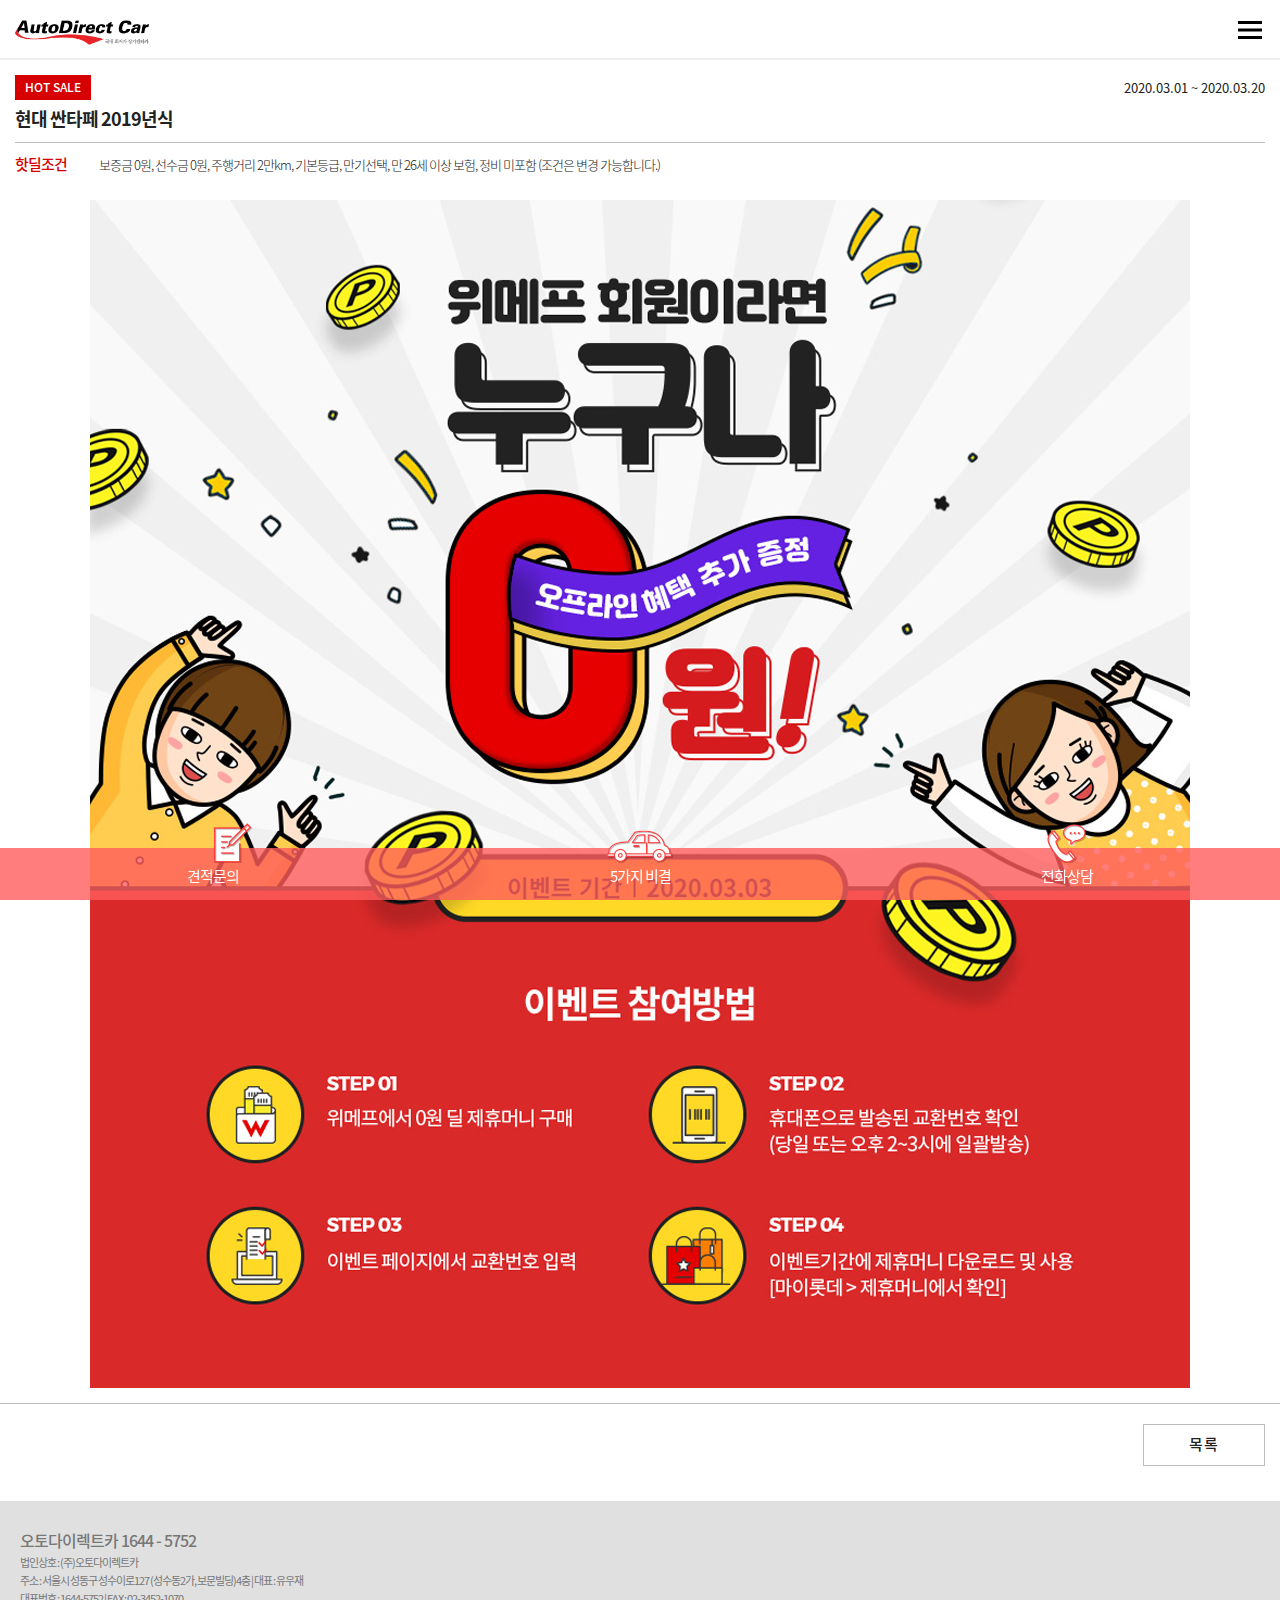
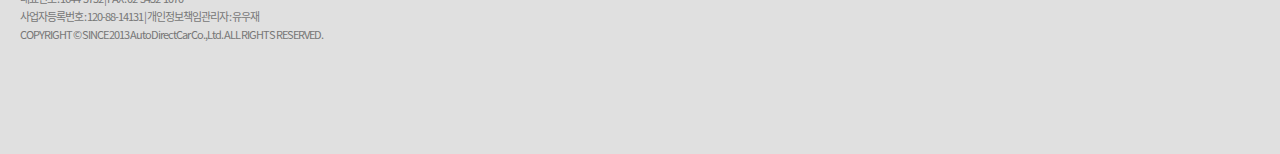
<file: hotdeal_detail.html>
<!DOCTYPE html>
<html>
<head>
<title></title>
<meta name="description" content="신차구매, 국산차 수입차 할부 리스 장기렌트, 오토리스, 장기렌트카 가격비교사이트, 보증금없는장기렌트카, 무보증 비교견적">
<meta property="og:type" content="website">
<meta property="og:title" content="스마트오토 - 신차 장기렌트카 자동차리스 비교견적, 오토리스 장기렌트카 가격비교 사이트">
<meta property="og:description" content="신차구매, 국산차 수입차 할부 리스 장기렌트, 오토리스, 장기렌트카 가격비교사이트, 보증금없는장기렌트카, 무보증 비교견적">
<meta property="og:image" content="resources/img/logo.png">
<meta property="og:url" content="http://autodirectcar.com">
<meta http-equiv="Content-Type" content="text/html; charset=utf-8">
<meta http-equiv="X-UA-Compatible" content="IE=edge">
<meta name="viewport" content="width=device-width, initial-scale=1">
<link rel="stylesheet" type="text/css" href="resources/css/style.css">
<link rel="stylesheet" type="text/css" href="resources/css/owl.carousel.min.css">
<link rel="stylesheet" type="text/css" href="resources/css/owl.theme.default.min.css">
<link rel="stylesheet" type="text/css" href="resources/css/jquery.mCustomScrollbar.css">
</head>
<body>
<div class="header">
    <div class="header-wrap">
        <div class="logo"><a href="index.html"><img src="resources/img/top_logo.png"></a></div>
        <div class="nav-ctr"></div>
        <div class="nav">
            <div class="nav-wrap">
                <h2><a href="index.html"><img src="resources/img/icon_nav_home.png"></a>
                    <div class="close-nav"><img src="resources/img/icon_nav_close.png"></div>
                </h2>
                <h3 class="sale">SALE</h3>
                <ul class="nav-sale">
                    <li><a href="time_attack.html"><span>타임어택<br>특가</span></a></li>
                    <li><a href="ecocar.html"><span>친환경<br>특가</span></a></li>
                    <li><a href="hotdeal.html"><span>온앤온<br>핫딜</span></a></li>
                </ul>
                <h3 class="menu">AUTODIRECTCAR</h3>
                <ul class="nav-menu">
                    <li><a href="company.html"><span>회사소개</span></a></li>
                    <li><a href="rentcar.html"><span>장기렌터카란?</span></a></li>
                    <li><a href="review.html"><span>고객후기</span></a></li>
                    <li><a href="notice.html"><span>공지사항</span></a></li>
                    <li><a href="media.html"><span>언론보도</span></a></li>
                    <li><a href="awards.html"><span>수상내역</span></a></li>
                </ul>
                <ul class="nav-link">
                    <li><a href="https://m.blog.naver.com/gotapo" target="_blank"><span><img src="resources/img/icon_nav_blog.png"></span><span>오토공식블로그</span></a></li>
                    <li><a href="https://www.youtube.com/channel/UC0AzX0f1wLPJ6fQlLYItXmQ?app=" target="_blank"><span><img src="resources/img/icon_nav_youtube.png"></span><span>연애인특판팀<br>유튜브</span></a></li>
                    <li><a href="https://talk.naver.com/ct/wc63gq" target="_blank"><span><img src="resources/img/icon_nav_talktalk.png"></span><span>네이버톡톡상담</span></a></li>
                </ul>
                <div class="nav-tel">
                    <a href="tel:16445752"><span>가장빠른 상담</span><strong>1644 - 5752</strong></a>
                    <span>상담가능시간</span>
                    <span>평일 : 10:00 ~ 18:30 / 주말 및 공휴일 : 13:00 ~ 17:00</span>
                </div>
            </div>
        </div>
    </div>
</div>
<div class="content">
    <div class="hotdeal-detail">
        <div class="hotdeal-detail-top">
            <div class="deal-type type1">HOT SALE</div>
            <h2>현대 싼타페 2019년식</h2>
            <div class="deal-date">2020.03.01 ~ 2020.03.20</div>
            <div class="deal-condition">
                <strong>핫딜조건</strong>
                <span>보증금 0원, 선수금 0원, 주행거리 2만km, 기본등급, 만기선택, 만 26세 이상 보험, 정비 미포함 (조건은 변경 가능합니다.)</span>
            </div>
        </div>
        <div class="hotdeal-detail-ctn"><img src="resources/img/sample_hotdeal_detail.png"></div>
        <div class="hotdeal-detail-bottom">
            <a href="hotdeal.html">목록</a>
        </div>
    </div>
</div>
<div class="footer-menu">
    <div class="footer-btn quotation"><a href="quotation.html"><span></span><strong>견적문의</strong></a></div>
    <div class="footer-btn secret"><a href="secret.html"><span></span><strong>5가지 비결</strong></a></div>
    <div class="footer-btn tel"><a href="tel:16445752"><span></span><strong>전화상담</strong></a></div>
</div>
<div class="footer">
    <div class="footer-wrap">
        <div class="footer-tab-item" id="autodirectcar_tab">
            <div class="company-info">
                <p class="company-tt">오토다이렉트카 1644 - 5752</p>
                <p>법인상호 : (주)오토다이렉트카</p>
                <p>주소 : 서울시 성동구 성수이로127 (성수동2가, 보문빌딩)4층 | 대표 : 유우재</p>
                <p>대표번호 : 1644-5752 | FAX : 02-3452-1070</p>
                <p>사업자등록번호 : 120-88-14131 | 개인정보책임관리자 : 유우재</p>
                <p>COPYRIGHT © SINCE 2013 AutoDirectCar Co.,Ltd. ALL RIGHTS RESERVED.</p>
            </div>
        </div>
    </div>
</div>
</body>
<script src="https://code.jquery.com/jquery-1.11.0.min.js"></script>
<script src="resources/js/jquery.countdown.js"></script>
<script>
$('.nav-ctr').click(function() {
    $('.nav').addClass('on');
});

$('.close-nav').click(function() {
    $('.nav').removeClass('on');
});


$(document).ready(function(){

    $("#counter").countdown("2020/04/22", function(event) {
        $(this).text(
            event.strftime('%D %H  %M')
        );
    });
});
</script>
</body>
</html>
</file>
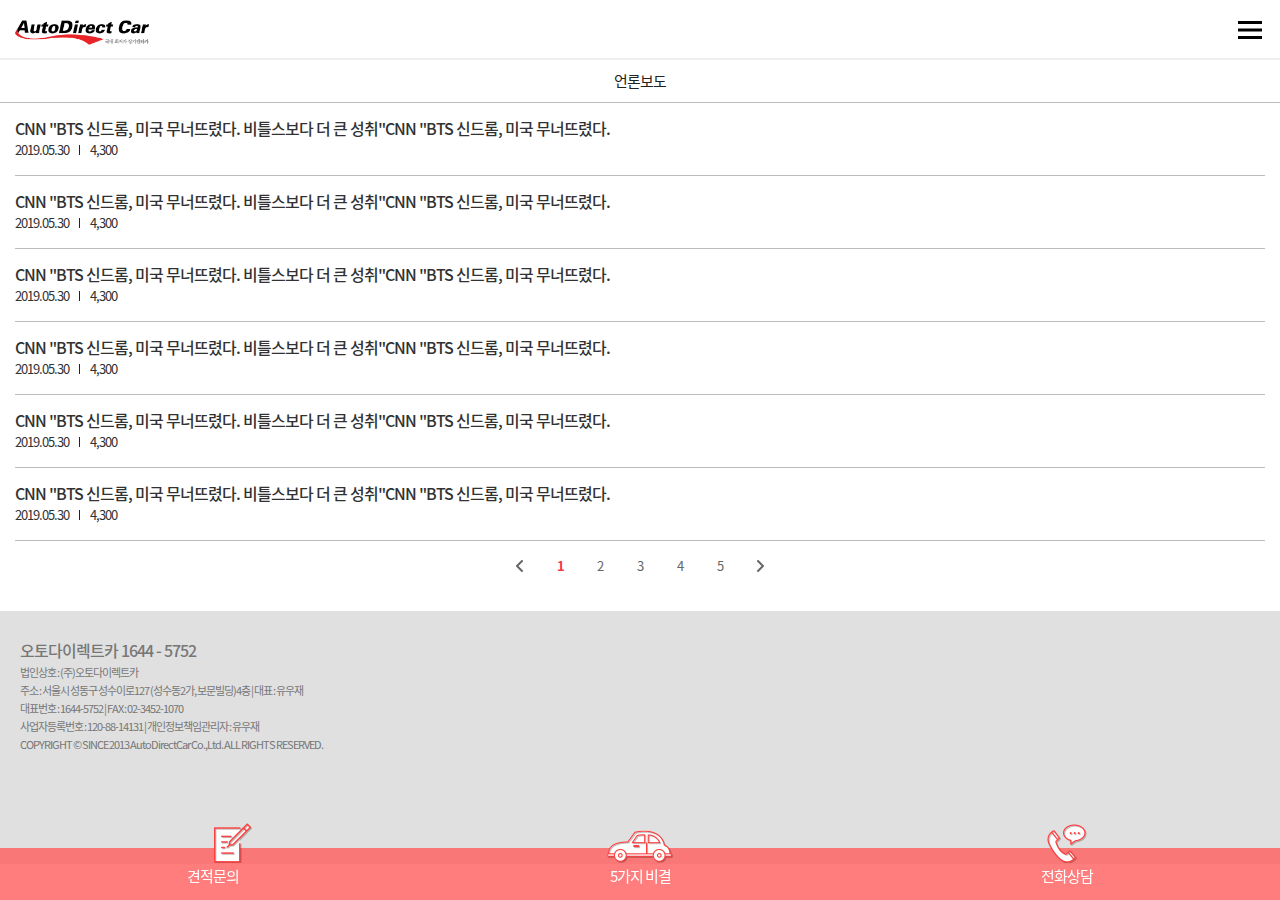
<file: media.html>
<!DOCTYPE html>
<html>
<head>
<title></title>
<meta name="description" content="신차구매, 국산차 수입차 할부 리스 장기렌트, 오토리스, 장기렌트카 가격비교사이트, 보증금없는장기렌트카, 무보증 비교견적">
<meta property="og:type" content="website">
<meta property="og:title" content="스마트오토 - 신차 장기렌트카 자동차리스 비교견적, 오토리스 장기렌트카 가격비교 사이트">
<meta property="og:description" content="신차구매, 국산차 수입차 할부 리스 장기렌트, 오토리스, 장기렌트카 가격비교사이트, 보증금없는장기렌트카, 무보증 비교견적">
<meta property="og:image" content="resources/img/logo.png">
<meta property="og:url" content="http://autodirectcar.com">
<meta http-equiv="Content-Type" content="text/html; charset=utf-8">
<meta http-equiv="X-UA-Compatible" content="IE=edge">
<meta name="viewport" content="width=device-width, initial-scale=1">
<link rel="stylesheet" type="text/css" href="resources/css/style.css">
<link rel="stylesheet" type="text/css" href="resources/css/owl.carousel.min.css">
<link rel="stylesheet" type="text/css" href="resources/css/owl.theme.default.min.css">
<link rel="stylesheet" type="text/css" href="resources/css/jquery.mCustomScrollbar.css">
</head>
<body>
<div class="header">
    <div class="header-wrap">
        <div class="logo"><a href="index.html"><img src="resources/img/top_logo.png"></a></div>
        <div class="nav-ctr"></div>
        <div class="nav">
            <div class="nav-wrap">
                <h2><a href="index.html"><img src="resources/img/icon_nav_home.png"></a>
                    <div class="close-nav"><img src="resources/img/icon_nav_close.png"></div>
                </h2>
                <h3 class="sale">SALE</h3>
                <ul class="nav-sale">
                    <li><a href="time_attack.html"><span>타임어택<br>특가</span></a></li>
                    <li><a href="ecocar.html"><span>친환경<br>특가</span></a></li>
                    <li><a href="hotdeal.html"><span>온앤온<br>핫딜</span></a></li>
                </ul>
                <h3 class="menu">AUTODIRECTCAR</h3>
                <ul class="nav-menu">
                    <li><a href="company.html"><span>회사소개</span></a></li>
                    <li><a href="rentcar.html"><span>장기렌터카란?</span></a></li>
                    <li><a href="review.html"><span>고객후기</span></a></li>
                    <li><a href="notice.html"><span>공지사항</span></a></li>
                    <li><a href="media.html"><span>언론보도</span></a></li>
                    <li><a href="awards.html"><span>수상내역</span></a></li>
                </ul>
                <ul class="nav-link">
                    <li><a href="https://m.blog.naver.com/gotapo" target="_blank"><span><img src="resources/img/icon_nav_blog.png"></span><span>오토공식블로그</span></a></li>
                    <li><a href="https://www.youtube.com/channel/UC0AzX0f1wLPJ6fQlLYItXmQ?app=" target="_blank"><span><img src="resources/img/icon_nav_youtube.png"></span><span>연애인특판팀<br>유튜브</span></a></li>
                    <li><a href="https://talk.naver.com/ct/wc63gq" target="_blank"><span><img src="resources/img/icon_nav_talktalk.png"></span><span>네이버톡톡상담</span></a></li>
                </ul>
                <div class="nav-tel">
                    <a href="tel:16445752"><span>가장빠른 상담</span><strong>1644 - 5752</strong></a>
                    <span>상담가능시간</span>
                    <span>평일 : 10:00 ~ 18:30 / 주말 및 공휴일 : 13:00 ~ 17:00</span>
                </div>
            </div>
        </div>
    </div>
</div>
<div class="content">
    <div class="ctn-nav">
        <div class="nav-item">언론보도</div>
    </div>
    <div class="board-list">
        <ul>
            <li><a href="media_detail.html"><strong>CNN "BTS 신드롬, 미국 무너뜨렸다. 비틀스보다 더 큰 성취"CNN "BTS 신드롬, 미국 무너뜨렸다.</strong><span>2019.05.30</span><span>4,300</span></a></li>
            <li><a href="media_detail.html"><strong>CNN "BTS 신드롬, 미국 무너뜨렸다. 비틀스보다 더 큰 성취"CNN "BTS 신드롬, 미국 무너뜨렸다.</strong><span>2019.05.30</span><span>4,300</span></a></li>
            <li><a href="media_detail.html"><strong>CNN "BTS 신드롬, 미국 무너뜨렸다. 비틀스보다 더 큰 성취"CNN "BTS 신드롬, 미국 무너뜨렸다.</strong><span>2019.05.30</span><span>4,300</span></a></li>
            <li><a href="media_detail.html"><strong>CNN "BTS 신드롬, 미국 무너뜨렸다. 비틀스보다 더 큰 성취"CNN "BTS 신드롬, 미국 무너뜨렸다.</strong><span>2019.05.30</span><span>4,300</span></a></li>
            <li><a href="media_detail.html"><strong>CNN "BTS 신드롬, 미국 무너뜨렸다. 비틀스보다 더 큰 성취"CNN "BTS 신드롬, 미국 무너뜨렸다.</strong><span>2019.05.30</span><span>4,300</span></a></li>
            <li><a href="media_detail.html"><strong>CNN "BTS 신드롬, 미국 무너뜨렸다. 비틀스보다 더 큰 성취"CNN "BTS 신드롬, 미국 무너뜨렸다.</strong><span>2019.05.30</span><span>4,300</span></a></li>
        </ul>
    </div>
    <div class="list-paging">
        <a href="javascript:void(0);" class="btn-paging prev"></a>
        <a href="javascript:void(0);" class="active">1</a>
        <a href="javascript:void(0);">2</a>
        <a href="javascript:void(0);">3</a>
        <a href="javascript:void(0);">4</a>
        <a href="javascript:void(0);">5</a>
        <a href="javascript:void(0);" class="btn-paging next"></a>
    </div>
</div>
<div class="footer-menu">
    <div class="footer-btn quotation"><a href="quotation.html"><span></span><strong>견적문의</strong></a></div>
    <div class="footer-btn secret"><a href="secret.html"><span></span><strong>5가지 비결</strong></a></div>
    <div class="footer-btn tel"><a href="tel:16445752"><span></span><strong>전화상담</strong></a></div>
</div>
<div class="footer">
    <div class="footer-wrap">
        <div class="footer-tab-item" id="autodirectcar_tab">
            <div class="company-info">
                <p class="company-tt">오토다이렉트카 1644 - 5752</p>
                <p>법인상호 : (주)오토다이렉트카</p>
                <p>주소 : 서울시 성동구 성수이로127 (성수동2가, 보문빌딩)4층 | 대표 : 유우재</p>
                <p>대표번호 : 1644-5752 | FAX : 02-3452-1070</p>
                <p>사업자등록번호 : 120-88-14131 | 개인정보책임관리자 : 유우재</p>
                <p>COPYRIGHT © SINCE 2013 AutoDirectCar Co.,Ltd. ALL RIGHTS RESERVED.</p>
            </div>
        </div>
    </div>
</div>
</body>
<script src="https://code.jquery.com/jquery-1.11.0.min.js"></script>
<script src="resources/js/vticker-min.js"></script>
<script>
$('.nav-ctr').click(function() {
    $('.nav').addClass('on');
});

$('.close-nav').click(function() {
    $('.nav').removeClass('on');
});

</script>
</body>
</html>
</file>
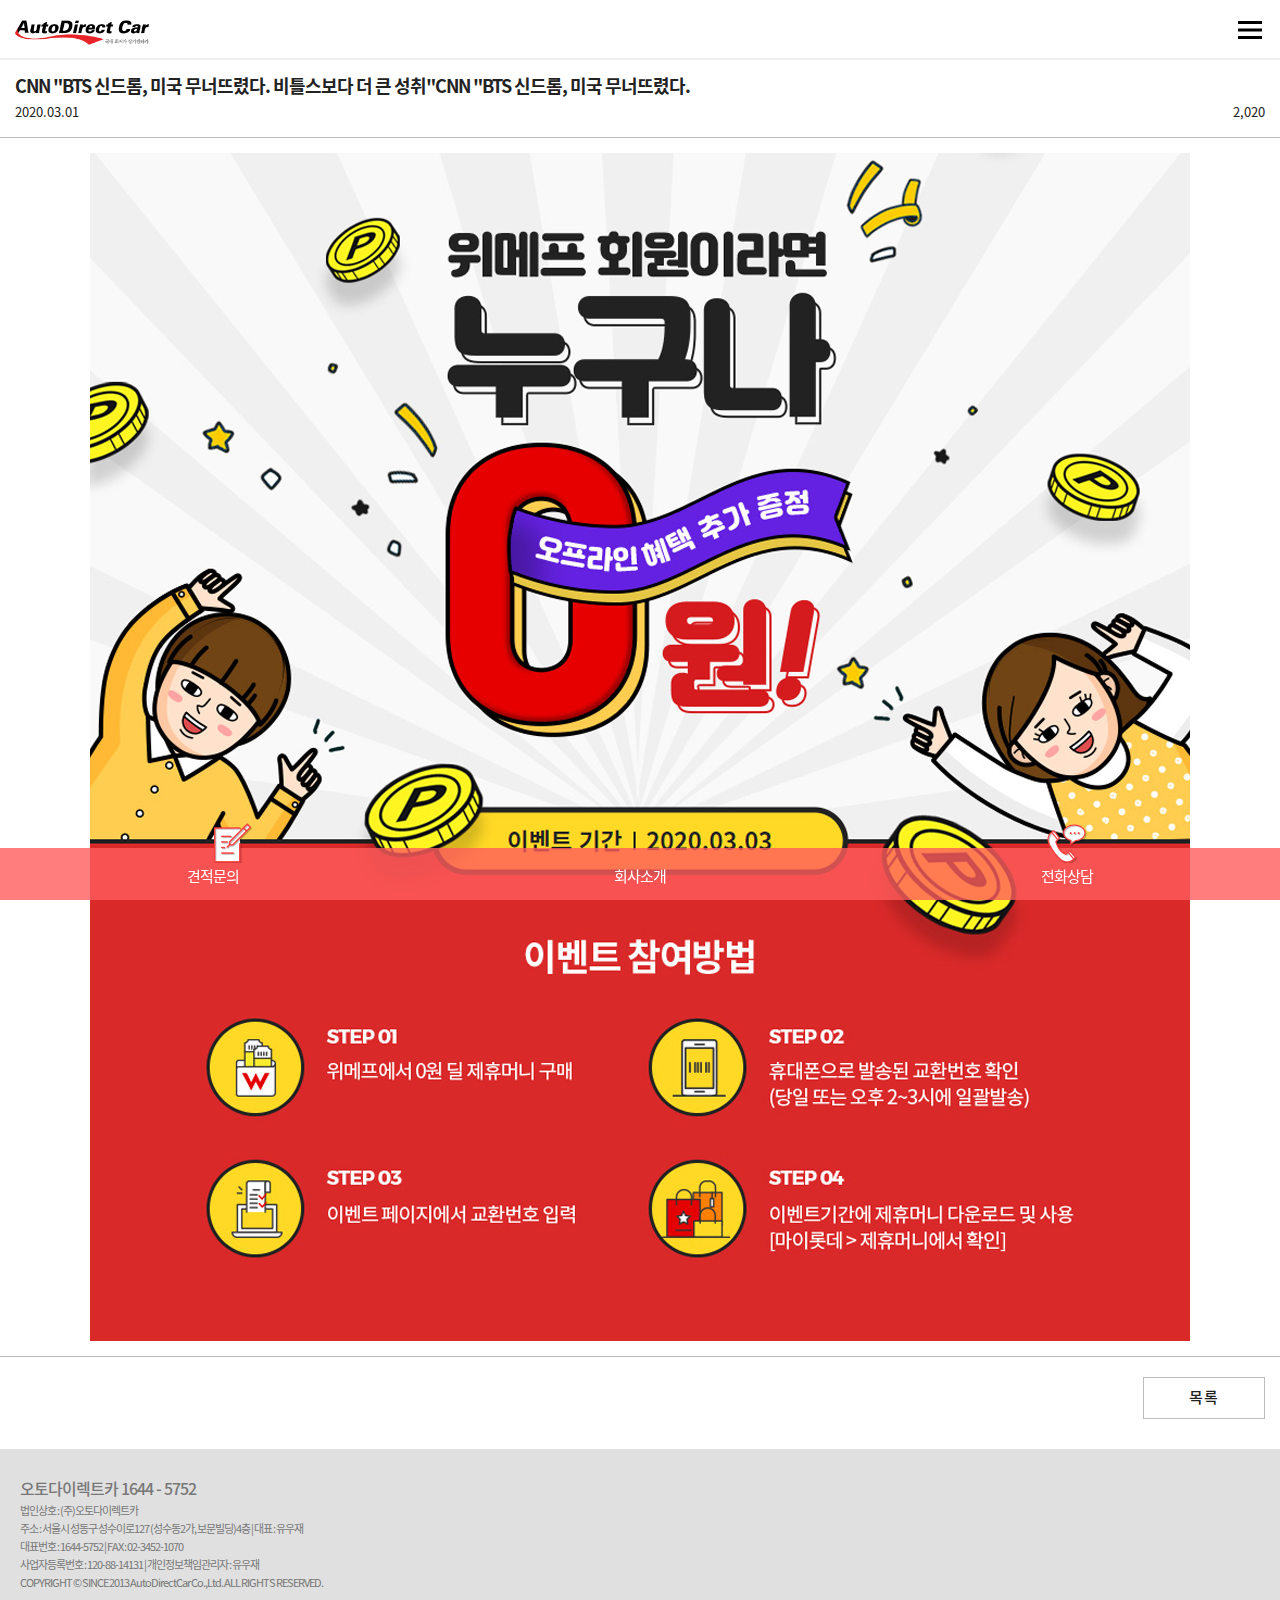
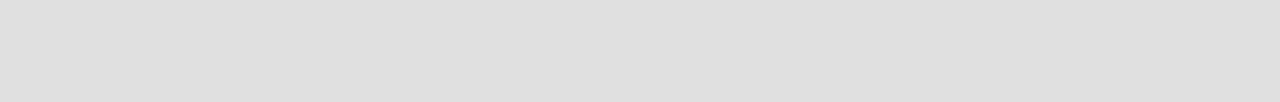
<file: media_detail.html>
<!DOCTYPE html>
<html>
<head>
<title></title>
<meta name="description" content="신차구매, 국산차 수입차 할부 리스 장기렌트, 오토리스, 장기렌트카 가격비교사이트, 보증금없는장기렌트카, 무보증 비교견적">
<meta property="og:type" content="website">
<meta property="og:title" content="스마트오토 - 신차 장기렌트카 자동차리스 비교견적, 오토리스 장기렌트카 가격비교 사이트">
<meta property="og:description" content="신차구매, 국산차 수입차 할부 리스 장기렌트, 오토리스, 장기렌트카 가격비교사이트, 보증금없는장기렌트카, 무보증 비교견적">
<meta property="og:image" content="resources/img/logo.png">
<meta property="og:url" content="http://autodirectcar.com">
<meta http-equiv="Content-Type" content="text/html; charset=utf-8">
<meta http-equiv="X-UA-Compatible" content="IE=edge">
<meta name="viewport" content="width=device-width, initial-scale=1">
<link rel="stylesheet" type="text/css" href="resources/css/style.css">
<link rel="stylesheet" type="text/css" href="resources/css/owl.carousel.min.css">
<link rel="stylesheet" type="text/css" href="resources/css/owl.theme.default.min.css">
<link rel="stylesheet" type="text/css" href="resources/css/jquery.mCustomScrollbar.css">
</head>
<body>
<div class="header">
    <div class="header-wrap">
        <div class="logo"><a href="index.html"><img src="resources/img/top_logo.png"></a></div>
        <div class="nav-ctr"></div>
        <div class="nav">
            <div class="nav-wrap">
                <h2><a href="index.html"><img src="resources/img/icon_nav_home.png"></a>
                    <div class="close-nav"><img src="resources/img/icon_nav_close.png"></div>
                </h2>
                <h3 class="sale">SALE</h3>
                <ul class="nav-sale">
                    <li><a href="time_attack.html"><span>타임어택<br>특가</span></a></li>
                    <li><a href="ecocar.html"><span>친환경<br>특가</span></a></li>
                    <li><a href="hotdeal.html"><span>온앤온<br>핫딜</span></a></li>
                </ul>
                <h3 class="menu">AUTODIRECTCAR</h3>
                <ul class="nav-menu">
                    <li><a href="company.html"><span>회사소개</span></a></li>
                    <li><a href="rentcar.html"><span>장기렌터카란?</span></a></li>
                    <li><a href="review.html"><span>고객후기</span></a></li>
                    <li><a href="notice.html"><span>공지사항</span></a></li>
                    <li><a href="media.html"><span>언론보도</span></a></li>
                    <li><a href="awards.html"><span>수상내역</span></a></li>
                </ul>
                <ul class="nav-link">
                    <li><a href=""><span><img src="resources/img/icon_nav_blog.png"></span><span>오토공식블로그</span></a></li>
                    <li><a href=""><span><img src="resources/img/icon_nav_youtube.png"></span><span>연애인특판팀<br>유튜브</span></a></li>
                    <li><a href=""><span><img src="resources/img/icon_nav_talktalk.png"></span><span>네이버톡톡상담</span></a></li>
                </ul>
                <div class="nav-tel">
                    <a href="tel:16445752"><span>가장빠른 상담</span><strong>1644 - 5752</strong></a>
                    <span>상담가능시간</span>
                    <span>평일 : 10:00 ~ 18:30 / 주말 및 공휴일 : 13:00 ~ 17:00</span>
                </div>
            </div>
        </div>
    </div>
</div>
<div class="content">
    <div class="board-detail">
        <div class="board-detail-top">
            <h2>CNN "BTS 신드롬, 미국 무너뜨렸다. 비틀스보다 더 큰 성취"CNN "BTS 신드롬, 미국 무너뜨렸다.</h2>
            <div class="date">2020.03.01</div>
            <div class="view">2,020</div>
        </div>
        <div class="board-detail-ctn"><img src="resources/img/sample_hotdeal_detail.png"></div>
        <div class="board-detail-bottom">
            <a href="media.html">목록</a>
        </div>
    </div>
</div>
<div class="footer-menu">
    <div class="footer-btn quotation"><a href="quotation.html"><span></span><strong>견적문의</strong></a></div>
    <div class="footer-btn company"><a href="company.html"><span></span><strong>회사소개</strong></a></div>
    <div class="footer-btn tel"><a href="tel:16445752"><span></span><strong>전화상담</strong></a></div>
</div>
<div class="footer">
    <div class="footer-wrap">
        <div class="footer-tab-item" id="autodirectcar_tab">
            <div class="company-info">
                <p class="company-tt">오토다이렉트카 1644 - 5752</p>
                <p>법인상호 : (주)오토다이렉트카</p>
                <p>주소 : 서울시 성동구 성수이로127 (성수동2가, 보문빌딩)4층 | 대표 : 유우재</p>
                <p>대표번호 : 1644-5752 | FAX : 02-3452-1070</p>
                <p>사업자등록번호 : 120-88-14131 | 개인정보책임관리자 : 유우재</p>
                <p>COPYRIGHT © SINCE 2013 AutoDirectCar Co.,Ltd. ALL RIGHTS RESERVED.</p>
            </div>
        </div>
    </div>
</div>
</body>
<script src="https://code.jquery.com/jquery-1.11.0.min.js"></script>
<script src="resources/js/jquery.countdown.js"></script>
<script>
$('.nav-ctr').click(function() {
    $('.nav').addClass('on');
});

$('.close-nav').click(function() {
    $('.nav').removeClass('on');
});


$(document).ready(function(){

    $("#counter").countdown("2020/04/22", function(event) {
        $(this).text(
            event.strftime('%D %H  %M')
        );
    });
});
</script>
</body>
</html>
</file>
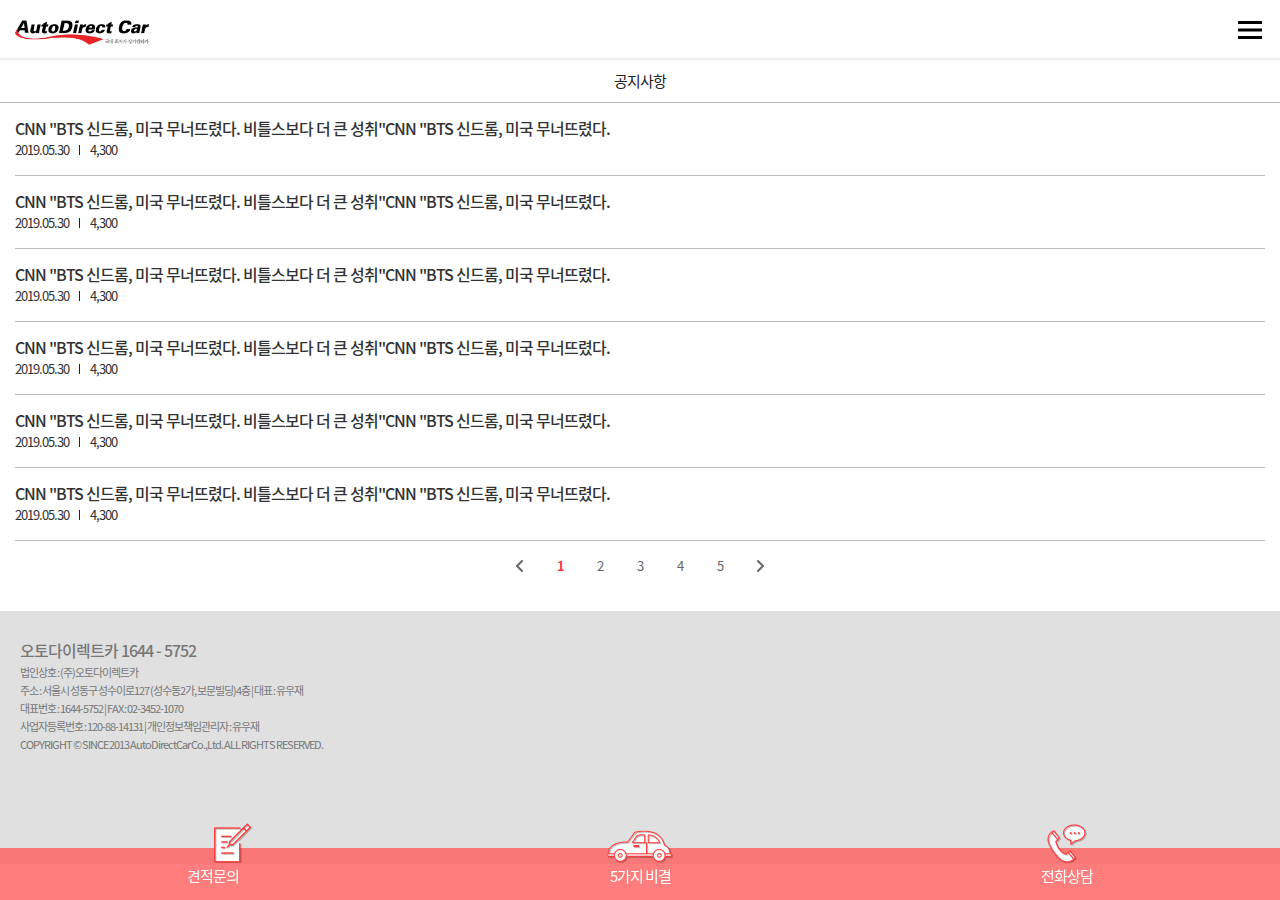
<file: notice.html>
<!DOCTYPE html>
<html>
<head>
<title></title>
<meta name="description" content="신차구매, 국산차 수입차 할부 리스 장기렌트, 오토리스, 장기렌트카 가격비교사이트, 보증금없는장기렌트카, 무보증 비교견적">
<meta property="og:type" content="website">
<meta property="og:title" content="스마트오토 - 신차 장기렌트카 자동차리스 비교견적, 오토리스 장기렌트카 가격비교 사이트">
<meta property="og:description" content="신차구매, 국산차 수입차 할부 리스 장기렌트, 오토리스, 장기렌트카 가격비교사이트, 보증금없는장기렌트카, 무보증 비교견적">
<meta property="og:image" content="resources/img/logo.png">
<meta property="og:url" content="http://autodirectcar.com">
<meta http-equiv="Content-Type" content="text/html; charset=utf-8">
<meta http-equiv="X-UA-Compatible" content="IE=edge">
<meta name="viewport" content="width=device-width, initial-scale=1">
<link rel="stylesheet" type="text/css" href="resources/css/style.css">
<link rel="stylesheet" type="text/css" href="resources/css/owl.carousel.min.css">
<link rel="stylesheet" type="text/css" href="resources/css/owl.theme.default.min.css">
<link rel="stylesheet" type="text/css" href="resources/css/jquery.mCustomScrollbar.css">
</head>
<body>
<div class="header">
    <div class="header-wrap">
        <div class="logo"><a href="index.html"><img src="resources/img/top_logo.png"></a></div>
        <div class="nav-ctr"></div>
        <div class="nav">
            <div class="nav-wrap">
                <h2><a href="index.html"><img src="resources/img/icon_nav_home.png"></a>
                    <div class="close-nav"><img src="resources/img/icon_nav_close.png"></div>
                </h2>
                <h3 class="sale">SALE</h3>
                <ul class="nav-sale">
                    <li><a href="time_attack.html"><span>타임어택<br>특가</span></a></li>
                    <li><a href="ecocar.html"><span>친환경<br>특가</span></a></li>
                    <li><a href="hotdeal.html"><span>온앤온<br>핫딜</span></a></li>
                </ul>
                <h3 class="menu">AUTODIRECTCAR</h3>
                <ul class="nav-menu">
                    <li><a href="company.html"><span>회사소개</span></a></li>
                    <li><a href="rentcar.html"><span>장기렌터카란?</span></a></li>
                    <li><a href="review.html"><span>고객후기</span></a></li>
                    <li><a href="notice.html"><span>공지사항</span></a></li>
                    <li><a href="media.html"><span>언론보도</span></a></li>
                    <li><a href="awards.html"><span>수상내역</span></a></li>
                </ul>
                <ul class="nav-link">
                    <li><a href="https://m.blog.naver.com/gotapo" target="_blank"><span><img src="resources/img/icon_nav_blog.png"></span><span>오토공식블로그</span></a></li>
                    <li><a href="https://www.youtube.com/channel/UC0AzX0f1wLPJ6fQlLYItXmQ?app=" target="_blank"><span><img src="resources/img/icon_nav_youtube.png"></span><span>연애인특판팀<br>유튜브</span></a></li>
                    <li><a href="https://talk.naver.com/ct/wc63gq" target="_blank"><span><img src="resources/img/icon_nav_talktalk.png"></span><span>네이버톡톡상담</span></a></li>
                </ul>
                <div class="nav-tel">
                    <a href="tel:16445752"><span>가장빠른 상담</span><strong>1644 - 5752</strong></a>
                    <span>상담가능시간</span>
                    <span>평일 : 10:00 ~ 18:30 / 주말 및 공휴일 : 13:00 ~ 17:00</span>
                </div>
            </div>
        </div>
    </div>
</div>
<div class="content">
    <div class="ctn-nav">
        <div class="nav-item">공지사항</div>
    </div>
    <div class="board-list">
        <ul>
            <li><a href="notice_detail.html"><strong>CNN "BTS 신드롬, 미국 무너뜨렸다. 비틀스보다 더 큰 성취"CNN "BTS 신드롬, 미국 무너뜨렸다.</strong><span>2019.05.30</span><span>4,300</span></a></li>
            <li><a href="notice_detail.html"><strong>CNN "BTS 신드롬, 미국 무너뜨렸다. 비틀스보다 더 큰 성취"CNN "BTS 신드롬, 미국 무너뜨렸다.</strong><span>2019.05.30</span><span>4,300</span></a></li>
            <li><a href="notice_detail.html"><strong>CNN "BTS 신드롬, 미국 무너뜨렸다. 비틀스보다 더 큰 성취"CNN "BTS 신드롬, 미국 무너뜨렸다.</strong><span>2019.05.30</span><span>4,300</span></a></li>
            <li><a href="notice_detail.html"><strong>CNN "BTS 신드롬, 미국 무너뜨렸다. 비틀스보다 더 큰 성취"CNN "BTS 신드롬, 미국 무너뜨렸다.</strong><span>2019.05.30</span><span>4,300</span></a></li>
            <li><a href="notice_detail.html"><strong>CNN "BTS 신드롬, 미국 무너뜨렸다. 비틀스보다 더 큰 성취"CNN "BTS 신드롬, 미국 무너뜨렸다.</strong><span>2019.05.30</span><span>4,300</span></a></li>
            <li><a href="notice_detail.html"><strong>CNN "BTS 신드롬, 미국 무너뜨렸다. 비틀스보다 더 큰 성취"CNN "BTS 신드롬, 미국 무너뜨렸다.</strong><span>2019.05.30</span><span>4,300</span></a></li>
        </ul>
    </div>
    <div class="list-paging">
        <a href="javascript:void(0);" class="btn-paging prev"></a>
        <a href="javascript:void(0);" class="active">1</a>
        <a href="javascript:void(0);">2</a>
        <a href="javascript:void(0);">3</a>
        <a href="javascript:void(0);">4</a>
        <a href="javascript:void(0);">5</a>
        <a href="javascript:void(0);" class="btn-paging next"></a>
    </div>
</div>
<div class="footer-menu">
    <div class="footer-btn quotation"><a href="quotation.html"><span></span><strong>견적문의</strong></a></div>
    <div class="footer-btn secret"><a href="secret.html"><span></span><strong>5가지 비결</strong></a></div>
    <div class="footer-btn tel"><a href="tel:16445752"><span></span><strong>전화상담</strong></a></div>
</div>
<div class="footer">
    <div class="footer-wrap">
        <div class="footer-tab-item" id="autodirectcar_tab">
            <div class="company-info">
                <p class="company-tt">오토다이렉트카 1644 - 5752</p>
                <p>법인상호 : (주)오토다이렉트카</p>
                <p>주소 : 서울시 성동구 성수이로127 (성수동2가, 보문빌딩)4층 | 대표 : 유우재</p>
                <p>대표번호 : 1644-5752 | FAX : 02-3452-1070</p>
                <p>사업자등록번호 : 120-88-14131 | 개인정보책임관리자 : 유우재</p>
                <p>COPYRIGHT © SINCE 2013 AutoDirectCar Co.,Ltd. ALL RIGHTS RESERVED.</p>
            </div>
        </div>
    </div>
</div>
</body>
<script src="https://code.jquery.com/jquery-1.11.0.min.js"></script>
<script src="resources/js/vticker-min.js"></script>
<script>
$('.nav-ctr').click(function() {
    $('.nav').addClass('on');
});

$('.close-nav').click(function() {
    $('.nav').removeClass('on');
});

</script>
</body>
</html>
</file>
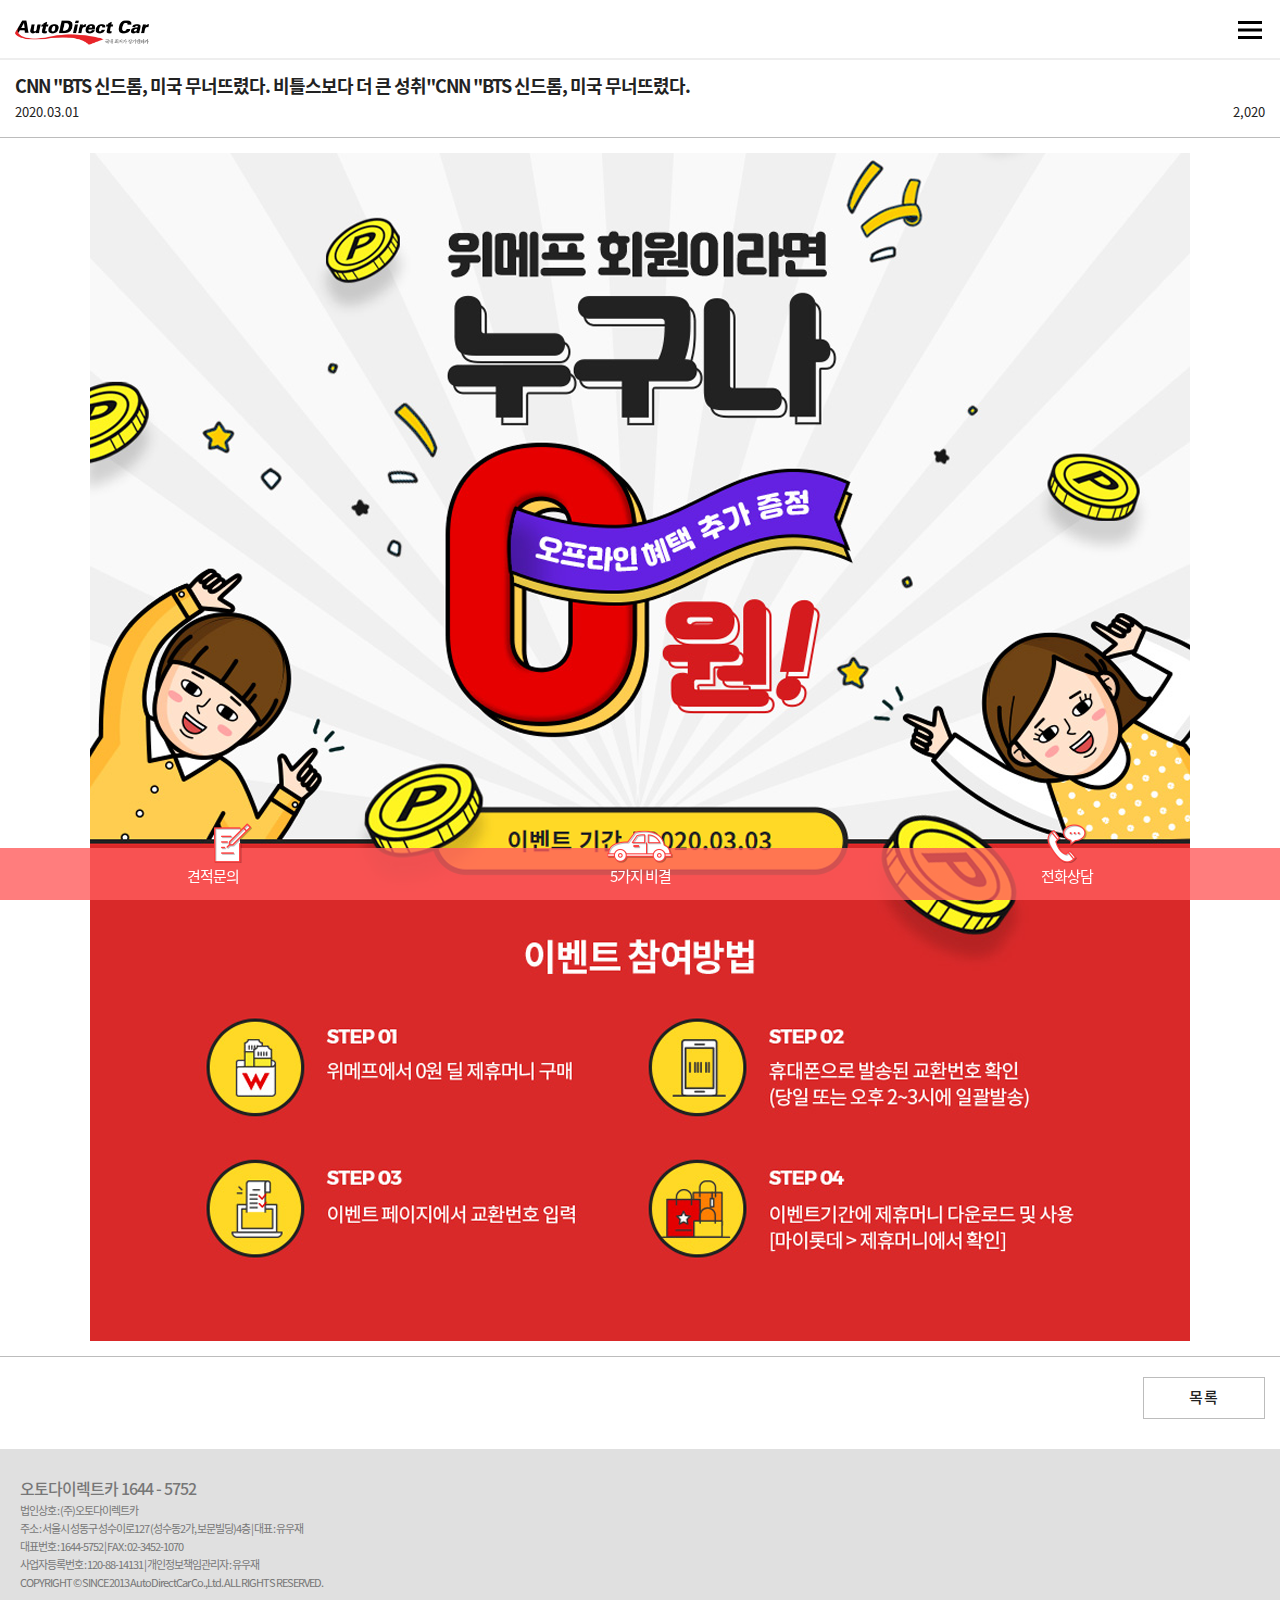
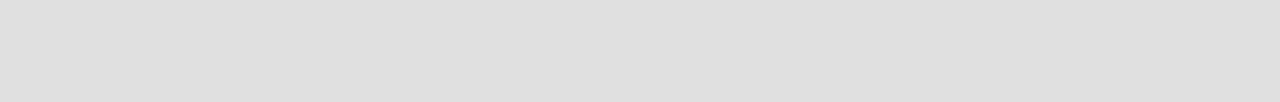
<file: notice_detail.html>
<!DOCTYPE html>
<html>
<head>
<title></title>
<meta name="description" content="신차구매, 국산차 수입차 할부 리스 장기렌트, 오토리스, 장기렌트카 가격비교사이트, 보증금없는장기렌트카, 무보증 비교견적">
<meta property="og:type" content="website">
<meta property="og:title" content="스마트오토 - 신차 장기렌트카 자동차리스 비교견적, 오토리스 장기렌트카 가격비교 사이트">
<meta property="og:description" content="신차구매, 국산차 수입차 할부 리스 장기렌트, 오토리스, 장기렌트카 가격비교사이트, 보증금없는장기렌트카, 무보증 비교견적">
<meta property="og:image" content="resources/img/logo.png">
<meta property="og:url" content="http://autodirectcar.com">
<meta http-equiv="Content-Type" content="text/html; charset=utf-8">
<meta http-equiv="X-UA-Compatible" content="IE=edge">
<meta name="viewport" content="width=device-width, initial-scale=1">
<link rel="stylesheet" type="text/css" href="resources/css/style.css">
<link rel="stylesheet" type="text/css" href="resources/css/owl.carousel.min.css">
<link rel="stylesheet" type="text/css" href="resources/css/owl.theme.default.min.css">
<link rel="stylesheet" type="text/css" href="resources/css/jquery.mCustomScrollbar.css">
</head>
<body>
<div class="header">
    <div class="header-wrap">
        <div class="logo"><a href="index.html"><img src="resources/img/top_logo.png"></a></div>
        <div class="nav-ctr"></div>
        <div class="nav">
            <div class="nav-wrap">
                <h2><a href="index.html"><img src="resources/img/icon_nav_home.png"></a>
                    <div class="close-nav"><img src="resources/img/icon_nav_close.png"></div>
                </h2>
                <h3 class="sale">SALE</h3>
                <ul class="nav-sale">
                    <li><a href="time_attack.html"><span>타임어택<br>특가</span></a></li>
                    <li><a href="ecocar.html"><span>친환경<br>특가</span></a></li>
                    <li><a href="hotdeal.html"><span>온앤온<br>핫딜</span></a></li>
                </ul>
                <h3 class="menu">AUTODIRECTCAR</h3>
                <ul class="nav-menu">
                    <li><a href="company.html"><span>회사소개</span></a></li>
                    <li><a href="rentcar.html"><span>장기렌터카란?</span></a></li>
                    <li><a href="review.html"><span>고객후기</span></a></li>
                    <li><a href="notice.html"><span>공지사항</span></a></li>
                    <li><a href="media.html"><span>언론보도</span></a></li>
                    <li><a href="awards.html"><span>수상내역</span></a></li>
                </ul>
                <ul class="nav-link">
                    <li><a href="https://m.blog.naver.com/gotapo" target="_blank"><span><img src="resources/img/icon_nav_blog.png"></span><span>오토공식블로그</span></a></li>
                    <li><a href="https://www.youtube.com/channel/UC0AzX0f1wLPJ6fQlLYItXmQ?app=" target="_blank"><span><img src="resources/img/icon_nav_youtube.png"></span><span>연애인특판팀<br>유튜브</span></a></li>
                    <li><a href="https://talk.naver.com/ct/wc63gq" target="_blank"><span><img src="resources/img/icon_nav_talktalk.png"></span><span>네이버톡톡상담</span></a></li>
                </ul>
                <div class="nav-tel">
                    <a href="tel:16445752"><span>가장빠른 상담</span><strong>1644 - 5752</strong></a>
                    <span>상담가능시간</span>
                    <span>평일 : 10:00 ~ 18:30 / 주말 및 공휴일 : 13:00 ~ 17:00</span>
                </div>
            </div>
        </div>
    </div>
</div>
<div class="content">
    <div class="board-detail">
        <div class="board-detail-top">
            <h2>CNN "BTS 신드롬, 미국 무너뜨렸다. 비틀스보다 더 큰 성취"CNN "BTS 신드롬, 미국 무너뜨렸다.</h2>
            <div class="date">2020.03.01</div>
            <div class="view">2,020</div>
        </div>
        <div class="board-detail-ctn"><img src="resources/img/sample_hotdeal_detail.png"></div>
        <div class="board-detail-bottom">
            <a href="notice.html">목록</a>
        </div>
    </div>
</div>
<div class="footer-menu">
    <div class="footer-btn quotation"><a href="quotation.html"><span></span><strong>견적문의</strong></a></div>
    <div class="footer-btn secret"><a href="secret.html"><span></span><strong>5가지 비결</strong></a></div>
    <div class="footer-btn tel"><a href="tel:16445752"><span></span><strong>전화상담</strong></a></div>
</div>
<div class="footer">
    <div class="footer-wrap">
        <div class="footer-tab-item" id="autodirectcar_tab">
            <div class="company-info">
                <p class="company-tt">오토다이렉트카 1644 - 5752</p>
                <p>법인상호 : (주)오토다이렉트카</p>
                <p>주소 : 서울시 성동구 성수이로127 (성수동2가, 보문빌딩)4층 | 대표 : 유우재</p>
                <p>대표번호 : 1644-5752 | FAX : 02-3452-1070</p>
                <p>사업자등록번호 : 120-88-14131 | 개인정보책임관리자 : 유우재</p>
                <p>COPYRIGHT © SINCE 2013 AutoDirectCar Co.,Ltd. ALL RIGHTS RESERVED.</p>
            </div>
        </div>
    </div>
</div>
</body>
<script src="https://code.jquery.com/jquery-1.11.0.min.js"></script>
<script src="resources/js/jquery.countdown.js"></script>
<script>
$('.nav-ctr').click(function() {
    $('.nav').addClass('on');
});

$('.close-nav').click(function() {
    $('.nav').removeClass('on');
});


$(document).ready(function(){

    $("#counter").countdown("2020/04/22", function(event) {
        $(this).text(
            event.strftime('%D %H  %M')
        );
    });
});
</script>
</body>
</html>
</file>
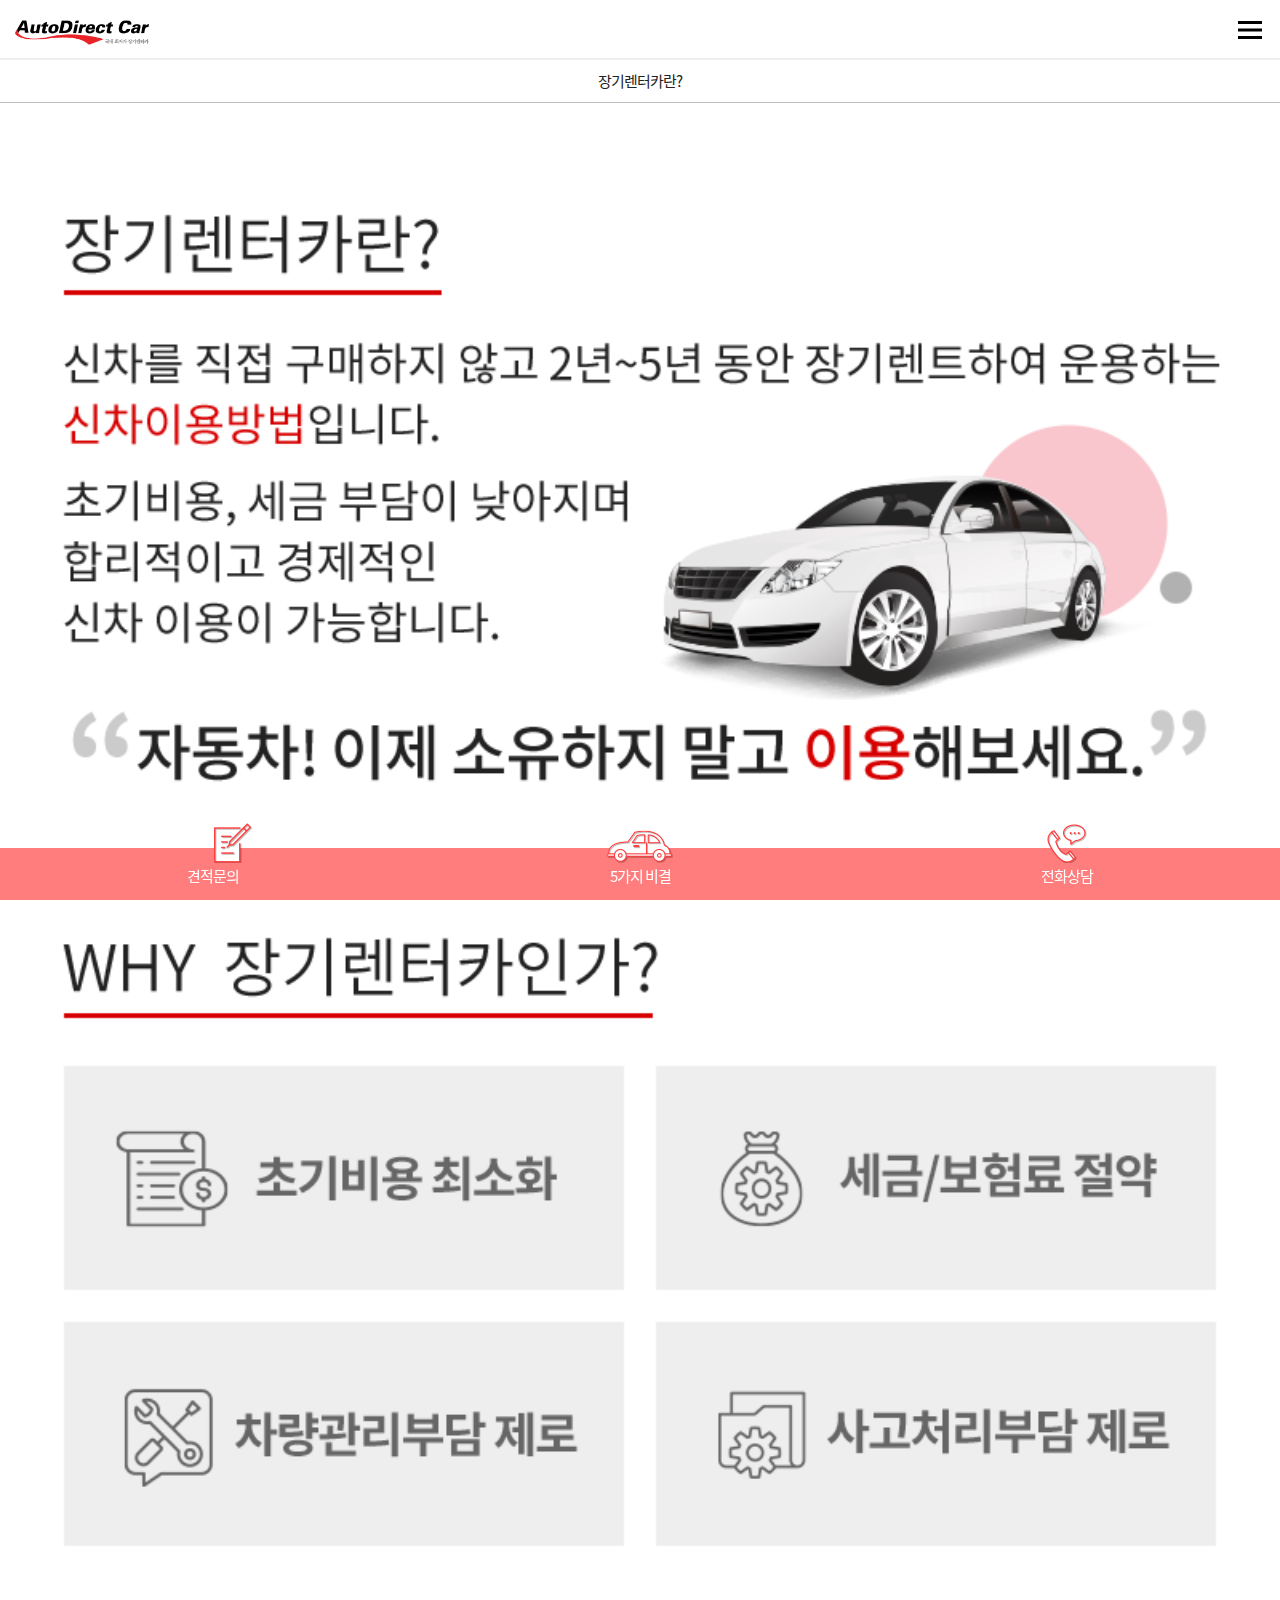
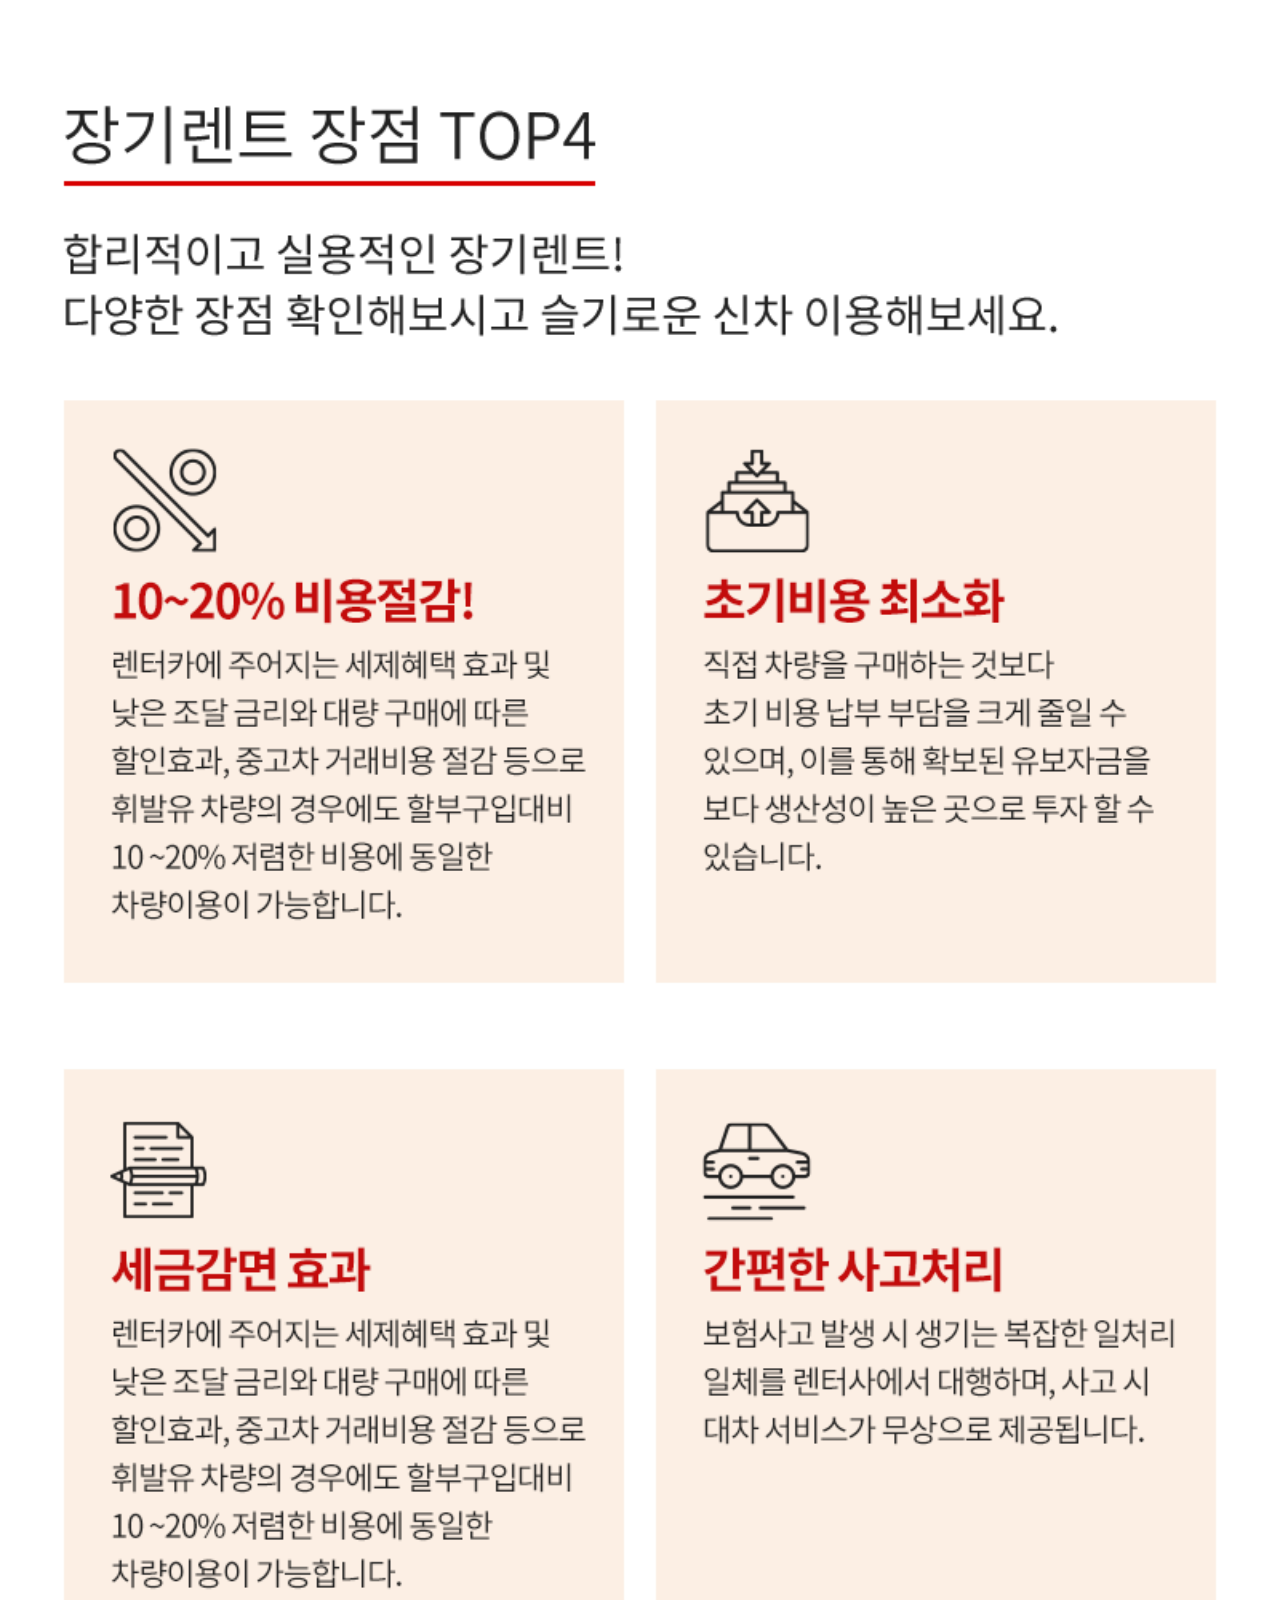
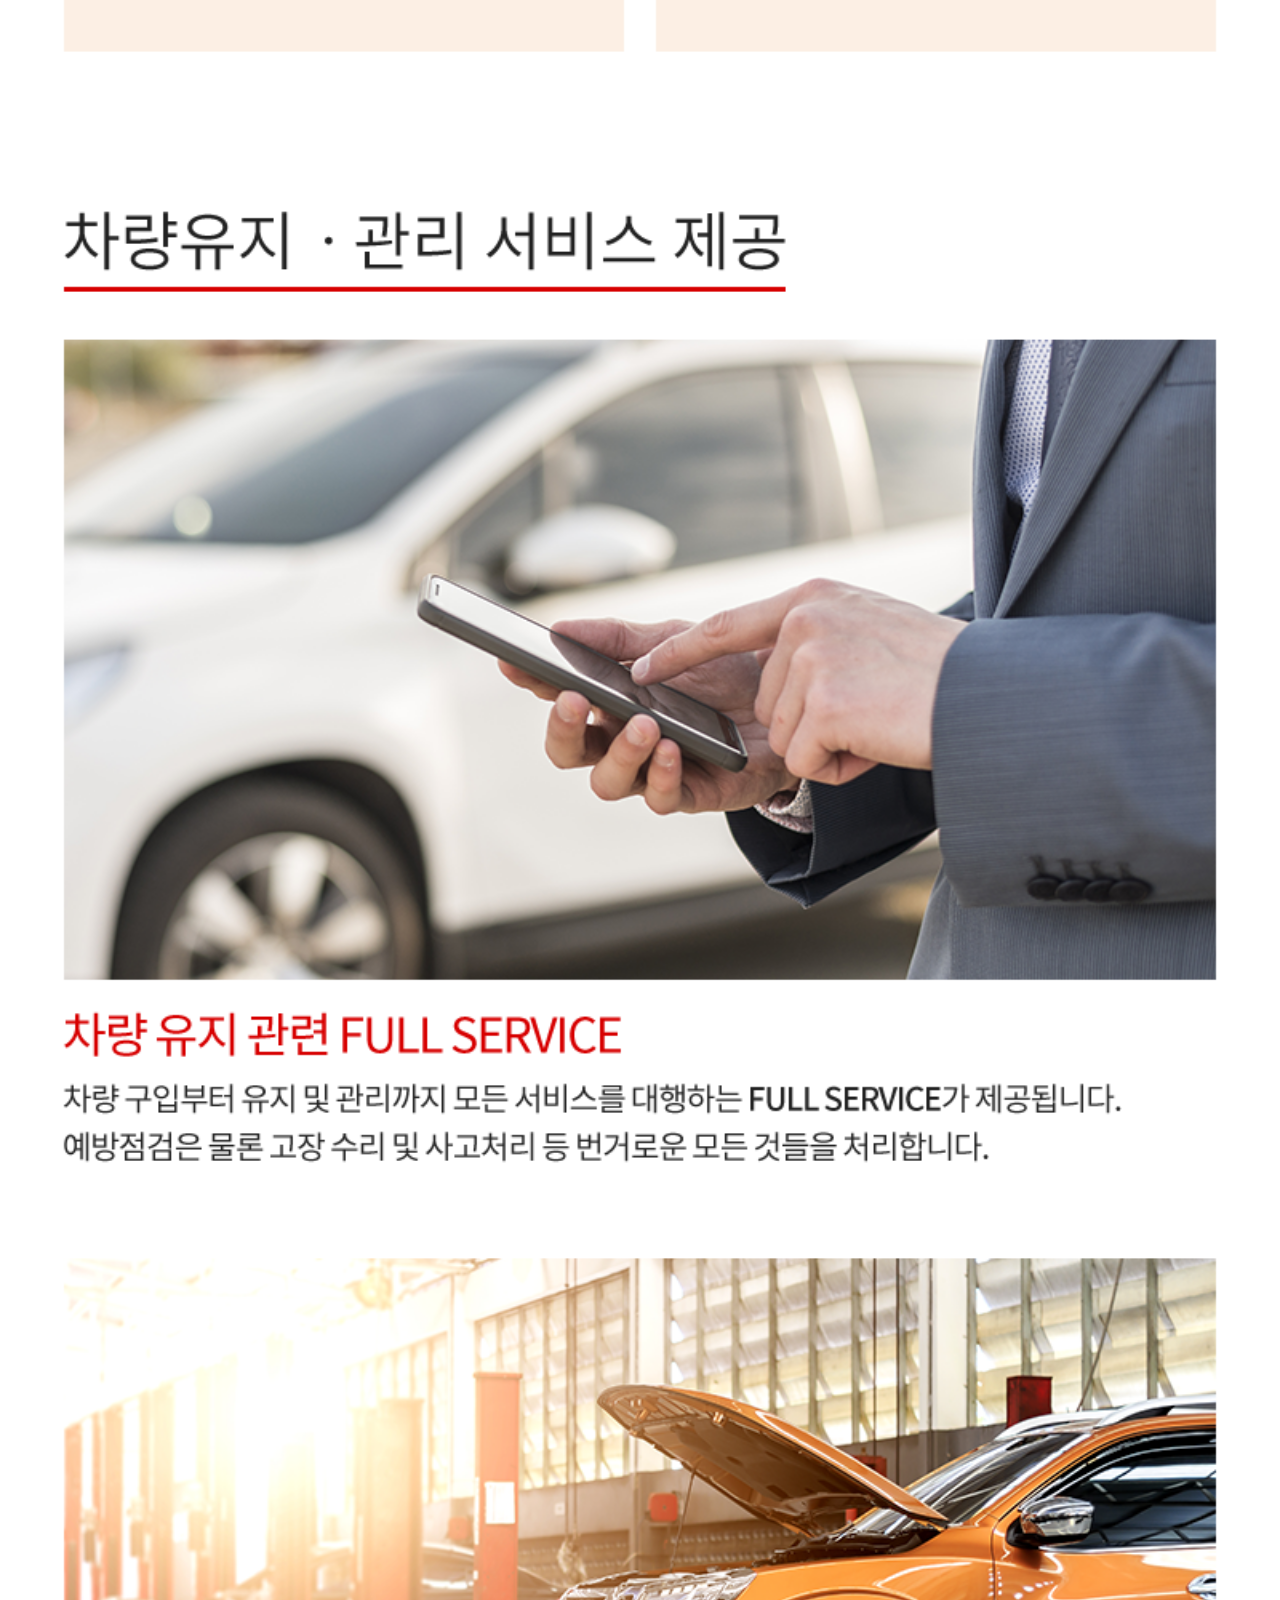
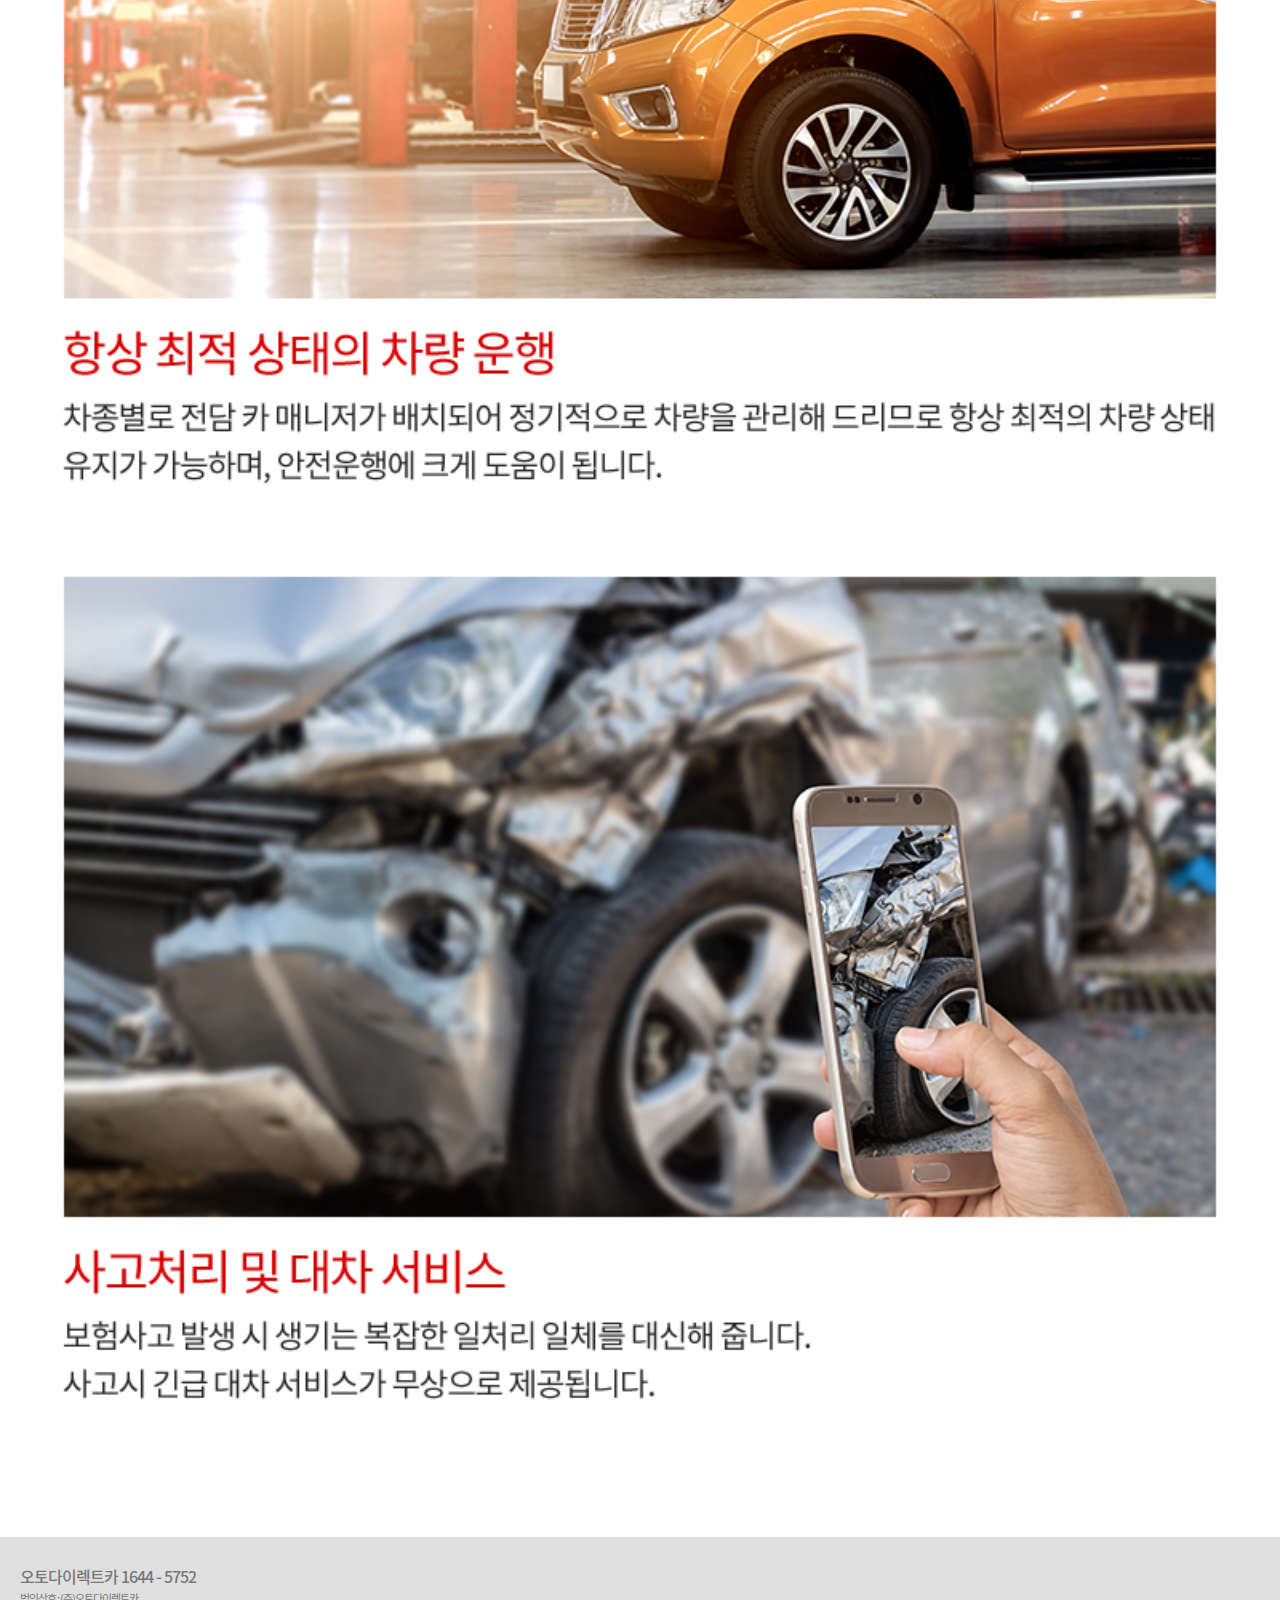
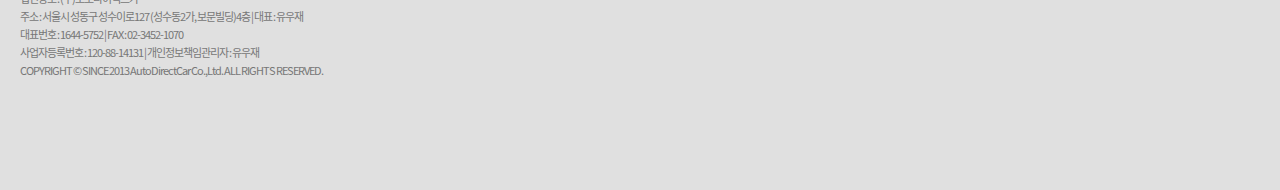
<file: rentcar.html>
<!DOCTYPE html>
<html>
<head>
<title></title>
<meta name="description" content="신차구매, 국산차 수입차 할부 리스 장기렌트, 오토리스, 장기렌트카 가격비교사이트, 보증금없는장기렌트카, 무보증 비교견적">
<meta property="og:type" content="website">
<meta property="og:title" content="스마트오토 - 신차 장기렌트카 자동차리스 비교견적, 오토리스 장기렌트카 가격비교 사이트">
<meta property="og:description" content="신차구매, 국산차 수입차 할부 리스 장기렌트, 오토리스, 장기렌트카 가격비교사이트, 보증금없는장기렌트카, 무보증 비교견적">
<meta property="og:image" content="resources/img/logo.png">
<meta property="og:url" content="http://autodirectcar.com">
<meta http-equiv="Content-Type" content="text/html; charset=utf-8">
<meta http-equiv="X-UA-Compatible" content="IE=edge">
<meta name="viewport" content="width=device-width, initial-scale=1">
<link rel="stylesheet" type="text/css" href="resources/css/style.css">
<link rel="stylesheet" type="text/css" href="resources/css/owl.carousel.min.css">
<link rel="stylesheet" type="text/css" href="resources/css/owl.theme.default.min.css">
<link rel="stylesheet" type="text/css" href="resources/css/jquery.mCustomScrollbar.css">
</head>
<body>
<div class="header">
    <div class="header-wrap">
        <div class="logo"><a href="index.html"><img src="resources/img/top_logo.png"></a></div>
        <div class="nav-ctr"></div>
        <div class="nav">
            <div class="nav-wrap">
                <h2><a href="index.html"><img src="resources/img/icon_nav_home.png"></a>
                    <div class="close-nav"><img src="resources/img/icon_nav_close.png"></div>
                </h2>
                <h3 class="sale">SALE</h3>
                <ul class="nav-sale">
                    <li><a href="time_attack.html"><span>타임어택<br>특가</span></a></li>
                    <li><a href="ecocar.html"><span>친환경<br>특가</span></a></li>
                    <li><a href="hotdeal.html"><span>온앤온<br>핫딜</span></a></li>
                </ul>
                <h3 class="menu">AUTODIRECTCAR</h3>
                <ul class="nav-menu">
                    <li><a href="company.html"><span>회사소개</span></a></li>
                    <li><a href="rentcar.html"><span>장기렌터카란?</span></a></li>
                    <li><a href="review.html"><span>고객후기</span></a></li>
                    <li><a href="notice.html"><span>공지사항</span></a></li>
                    <li><a href="media.html"><span>언론보도</span></a></li>
                    <li><a href="awards.html"><span>수상내역</span></a></li>
                </ul>
                <ul class="nav-link">
                    <li><a href="https://m.blog.naver.com/gotapo" target="_blank"><span><img src="resources/img/icon_nav_blog.png"></span><span>오토공식블로그</span></a></li>
                    <li><a href="https://www.youtube.com/channel/UC0AzX0f1wLPJ6fQlLYItXmQ?app=" target="_blank"><span><img src="resources/img/icon_nav_youtube.png"></span><span>연애인특판팀<br>유튜브</span></a></li>
                    <li><a href="https://talk.naver.com/ct/wc63gq" target="_blank"><span><img src="resources/img/icon_nav_talktalk.png"></span><span>네이버톡톡상담</span></a></li>
                </ul>
                <div class="nav-tel">
                    <a href="tel:16445752"><span>가장빠른 상담</span><strong>1644 - 5752</strong></a>
                    <span>상담가능시간</span>
                    <span>평일 : 10:00 ~ 18:30 / 주말 및 공휴일 : 13:00 ~ 17:00</span>
                </div>
            </div>
        </div>
    </div>
</div>
<div class="content">
    <div class="ctn-nav">
        <div class="nav-item">장기렌터카란?</div>
    </div>
    <div class="ctn-img">
        <img src="resources/img/rentcar_1.png">
        <img src="resources/img/rentcar_2.png">
        <img src="resources/img/rentcar_3.png">
    </div>
</div>
<div class="footer-menu">
    <div class="footer-btn quotation"><a href="quotation.html"><span></span><strong>견적문의</strong></a></div>
    <div class="footer-btn secret"><a href="secret.html"><span></span><strong>5가지 비결</strong></a></div>
    <div class="footer-btn tel"><a href="tel:16445752"><span></span><strong>전화상담</strong></a></div>
</div>
<div class="footer">
    <div class="footer-wrap">
        <div class="footer-tab-item" id="autodirectcar_tab">
            <div class="company-info">
                <p class="company-tt">오토다이렉트카 1644 - 5752</p>
                <p>법인상호 : (주)오토다이렉트카</p>
                <p>주소 : 서울시 성동구 성수이로127 (성수동2가, 보문빌딩)4층 | 대표 : 유우재</p>
                <p>대표번호 : 1644-5752 | FAX : 02-3452-1070</p>
                <p>사업자등록번호 : 120-88-14131 | 개인정보책임관리자 : 유우재</p>
                <p>COPYRIGHT © SINCE 2013 AutoDirectCar Co.,Ltd. ALL RIGHTS RESERVED.</p>
            </div>
        </div>
    </div>
</div>
</body>
<script src="https://code.jquery.com/jquery-1.11.0.min.js"></script>
<script src="resources/js/vticker-min.js"></script>
<script>
$('.nav-ctr').click(function() {
    $('.nav').addClass('on');
});

$('.close-nav').click(function() {
    $('.nav').removeClass('on');
});

</script>
</body>
</html>
</file>
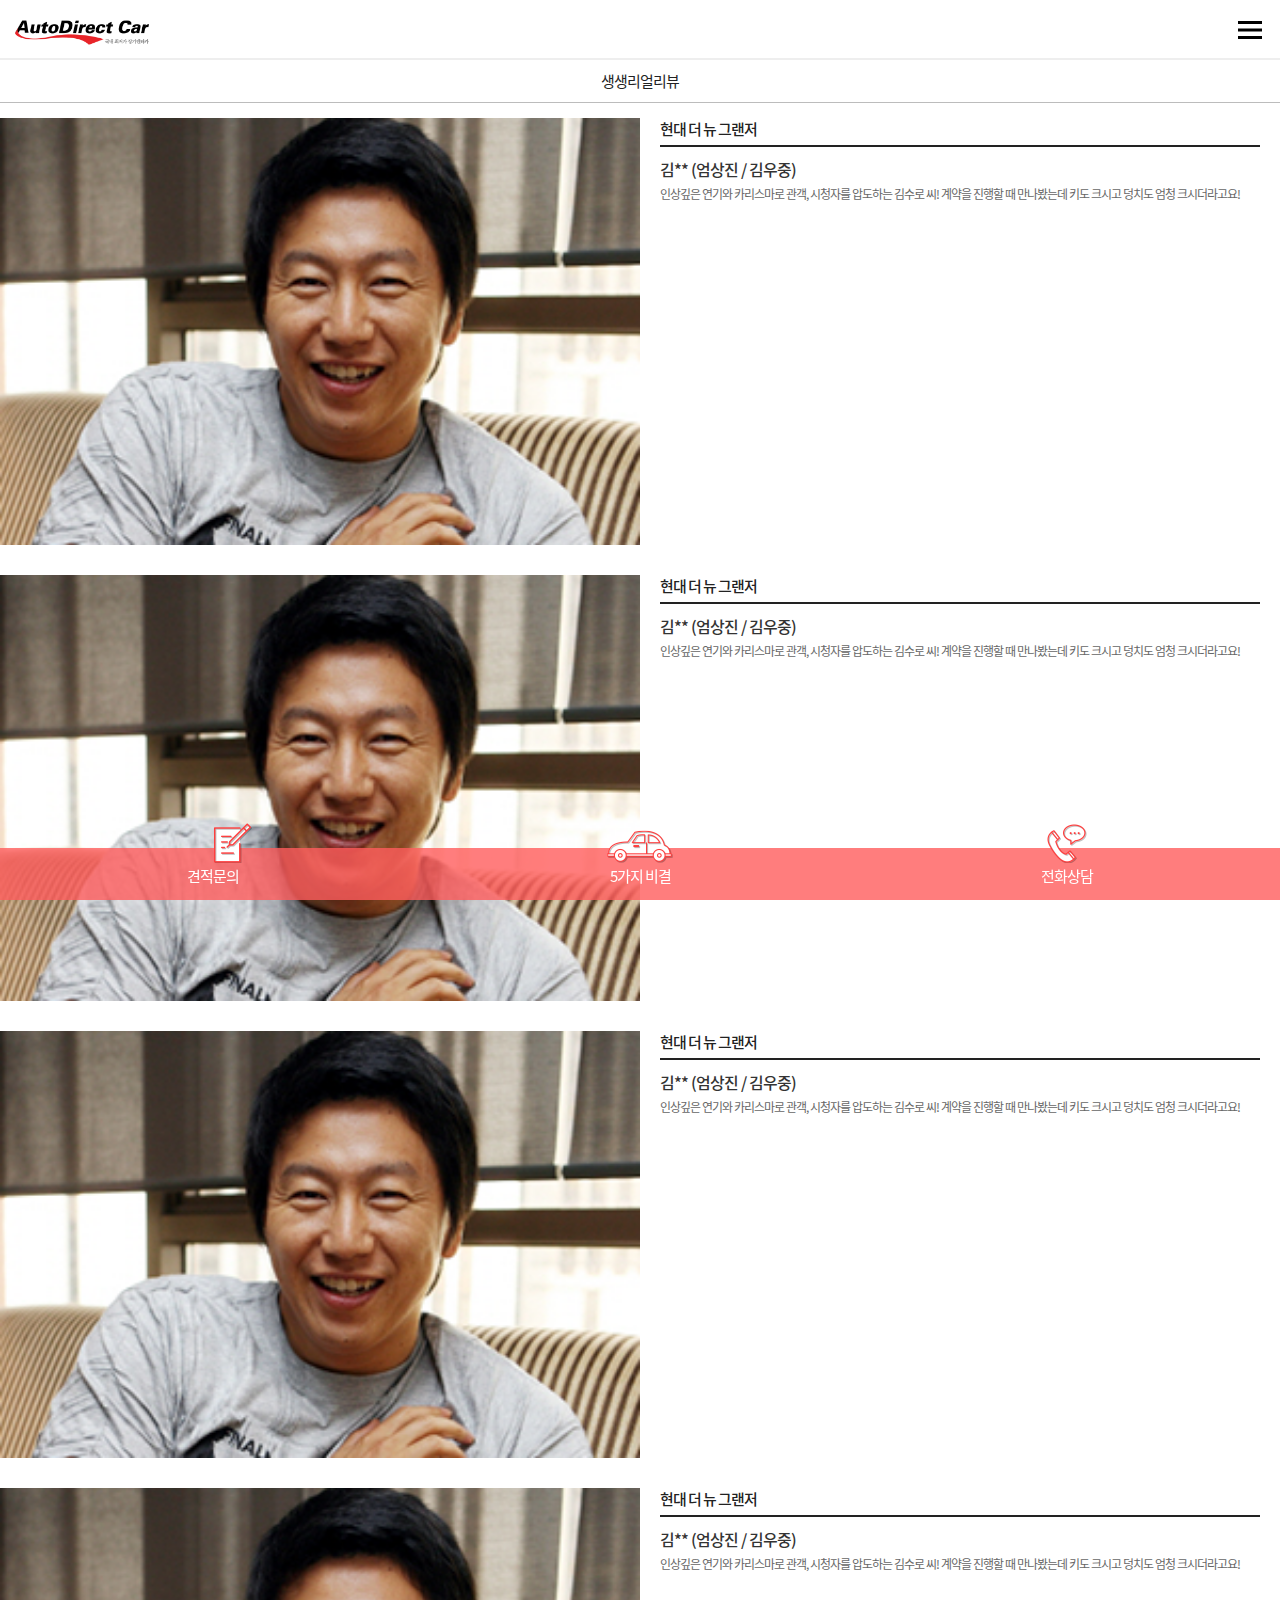
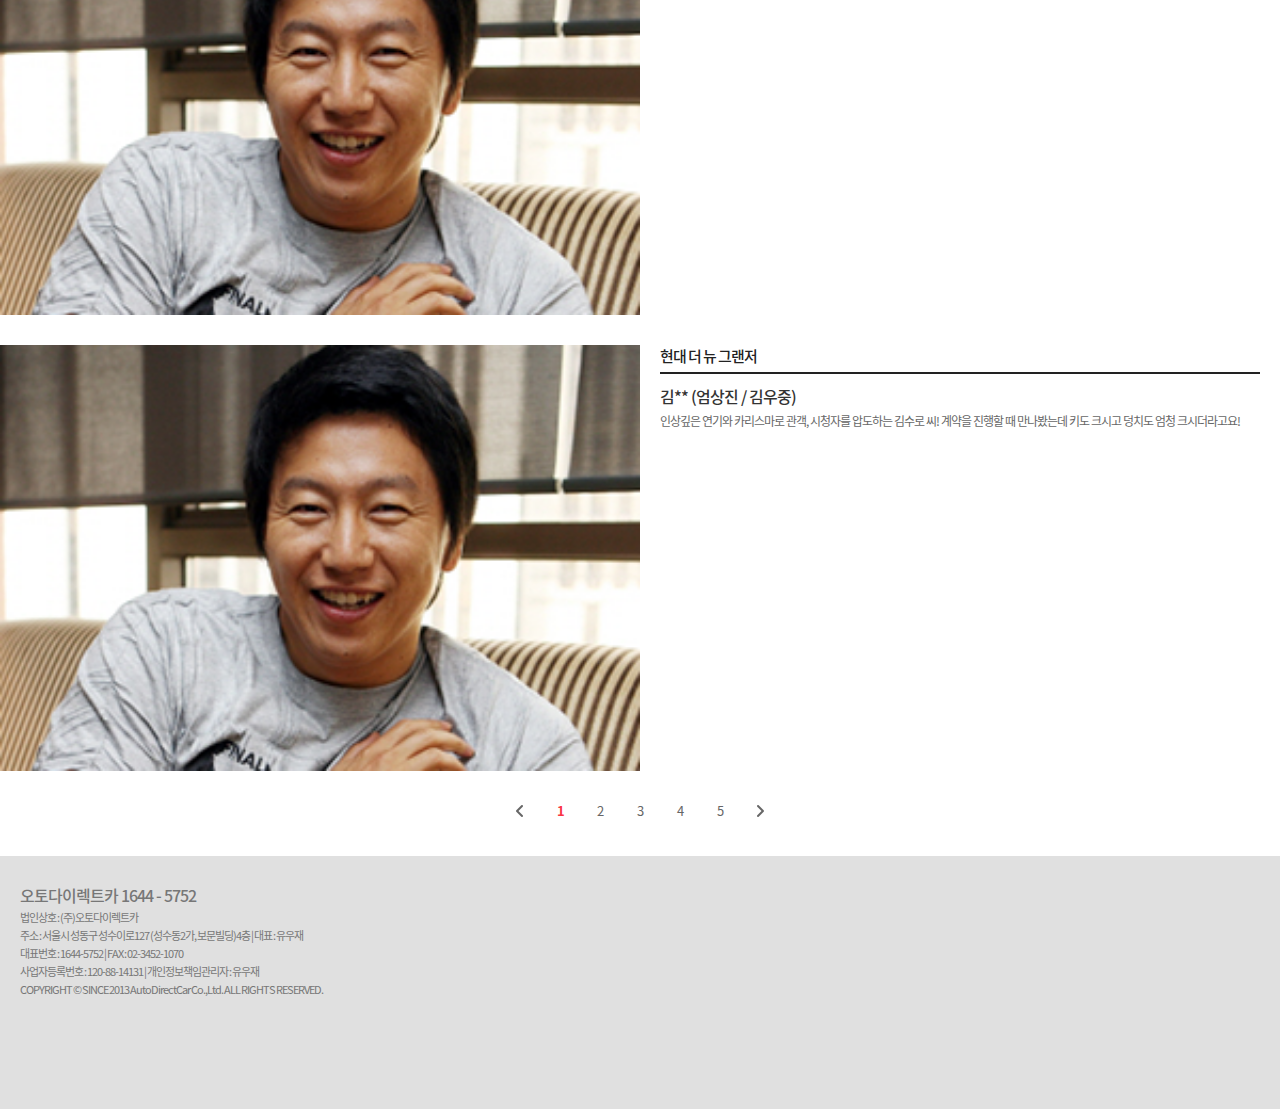
<file: review.html>
<!DOCTYPE html>
<html>
<head>
<title></title>
<meta name="description" content="신차구매, 국산차 수입차 할부 리스 장기렌트, 오토리스, 장기렌트카 가격비교사이트, 보증금없는장기렌트카, 무보증 비교견적">
<meta property="og:type" content="website">
<meta property="og:title" content="스마트오토 - 신차 장기렌트카 자동차리스 비교견적, 오토리스 장기렌트카 가격비교 사이트">
<meta property="og:description" content="신차구매, 국산차 수입차 할부 리스 장기렌트, 오토리스, 장기렌트카 가격비교사이트, 보증금없는장기렌트카, 무보증 비교견적">
<meta property="og:image" content="resources/img/logo.png">
<meta property="og:url" content="http://autodirectcar.com">
<meta http-equiv="Content-Type" content="text/html; charset=utf-8">
<meta http-equiv="X-UA-Compatible" content="IE=edge">
<meta name="viewport" content="width=device-width, initial-scale=1">
<link rel="stylesheet" type="text/css" href="resources/css/style.css">
<link rel="stylesheet" type="text/css" href="resources/css/owl.carousel.min.css">
<link rel="stylesheet" type="text/css" href="resources/css/owl.theme.default.min.css">
<link rel="stylesheet" type="text/css" href="resources/css/jquery.mCustomScrollbar.css">
</head>
<body>
<div class="header">
    <div class="header-wrap">
        <div class="logo"><a href="index.html"><img src="resources/img/top_logo.png"></a></div>
        <div class="nav-ctr"></div>
        <div class="nav">
            <div class="nav-wrap">
                <h2><a href="index.html"><img src="resources/img/icon_nav_home.png"></a>
                    <div class="close-nav"><img src="resources/img/icon_nav_close.png"></div>
                </h2>
                <h3 class="sale">SALE</h3>
                <ul class="nav-sale">
                    <li><a href="time_attack.html"><span>타임어택<br>특가</span></a></li>
                    <li><a href="ecocar.html"><span>친환경<br>특가</span></a></li>
                    <li><a href="hotdeal.html"><span>온앤온<br>핫딜</span></a></li>
                </ul>
                <h3 class="menu">AUTODIRECTCAR</h3>
                <ul class="nav-menu">
                    <li><a href="company.html"><span>회사소개</span></a></li>
                    <li><a href="rentcar.html"><span>장기렌터카란?</span></a></li>
                    <li><a href="review.html"><span>고객후기</span></a></li>
                    <li><a href="notice.html"><span>공지사항</span></a></li>
                    <li><a href="media.html"><span>언론보도</span></a></li>
                    <li><a href="awards.html"><span>수상내역</span></a></li>
                </ul>
                <ul class="nav-link">
                    <li><a href="https://m.blog.naver.com/gotapo" target="_blank"><span><img src="resources/img/icon_nav_blog.png"></span><span>오토공식블로그</span></a></li>
                    <li><a href="https://www.youtube.com/channel/UC0AzX0f1wLPJ6fQlLYItXmQ?app=" target="_blank"><span><img src="resources/img/icon_nav_youtube.png"></span><span>연애인특판팀<br>유튜브</span></a></li>
                    <li><a href="https://talk.naver.com/ct/wc63gq" target="_blank"><span><img src="resources/img/icon_nav_talktalk.png"></span><span>네이버톡톡상담</span></a></li>
                </ul>
                <div class="nav-tel">
                    <a href="tel:16445752"><span>가장빠른 상담</span><strong>1644 - 5752</strong></a>
                    <span>상담가능시간</span>
                    <span>평일 : 10:00 ~ 18:30 / 주말 및 공휴일 : 13:00 ~ 17:00</span>
                </div>
            </div>
        </div>
    </div>
</div>
<div class="content">
    <div class="ctn-nav">
        <div class="nav-item">생생리얼리뷰</div>
    </div>
    <div class="review-list">
        <div class="review-item">
            <div class="item-img">
                <img src="resources/img/review_sample.png" class="mCS_img_loaded">
            </div>
            <div class="item-info">
                <h4>현대 더 뉴 그랜저</h4>
                <div class="item-tt">김** (엄상진 / 김우중)</div>
                <div class="item-text">인상깊은 연기와 카리스마로 관객, 시청자를 압도하는 김수로 씨! 계약을 진행할 때 만나봤는데 키도 크시고 덩치도 엄청 크시더라고요!</div>
            </div>
        </div>
        <div class="review-item">
            <div class="item-img">
                <img src="resources/img/review_sample.png" class="mCS_img_loaded">
            </div>
            <div class="item-info">
                <h4>현대 더 뉴 그랜저</h4>
                <div class="item-tt">김** (엄상진 / 김우중)</div>
                <div class="item-text">인상깊은 연기와 카리스마로 관객, 시청자를 압도하는 김수로 씨! 계약을 진행할 때 만나봤는데 키도 크시고 덩치도 엄청 크시더라고요!</div>
            </div>
        </div>
        <div class="review-item">
            <div class="item-img">
                <img src="resources/img/review_sample.png" class="mCS_img_loaded">
            </div>
            <div class="item-info">
                <h4>현대 더 뉴 그랜저</h4>
                <div class="item-tt">김** (엄상진 / 김우중)</div>
                <div class="item-text">인상깊은 연기와 카리스마로 관객, 시청자를 압도하는 김수로 씨! 계약을 진행할 때 만나봤는데 키도 크시고 덩치도 엄청 크시더라고요!</div>
            </div>
        </div>
        <div class="review-item">
            <div class="item-img">
                <img src="resources/img/review_sample.png" class="mCS_img_loaded">
            </div>
            <div class="item-info">
                <h4>현대 더 뉴 그랜저</h4>
                <div class="item-tt">김** (엄상진 / 김우중)</div>
                <div class="item-text">인상깊은 연기와 카리스마로 관객, 시청자를 압도하는 김수로 씨! 계약을 진행할 때 만나봤는데 키도 크시고 덩치도 엄청 크시더라고요!</div>
            </div>
        </div>
        <div class="review-item">
            <div class="item-img">
                <img src="resources/img/review_sample.png" class="mCS_img_loaded">
            </div>
            <div class="item-info">
                <h4>현대 더 뉴 그랜저</h4>
                <div class="item-tt">김** (엄상진 / 김우중)</div>
                <div class="item-text">인상깊은 연기와 카리스마로 관객, 시청자를 압도하는 김수로 씨! 계약을 진행할 때 만나봤는데 키도 크시고 덩치도 엄청 크시더라고요!</div>
            </div>
        </div>
    </div>
    <div class="list-paging">
        <a href="javascript:void(0);" class="btn-paging prev"></a>
        <a href="javascript:void(0);" class="active">1</a>
        <a href="javascript:void(0);">2</a>
        <a href="javascript:void(0);">3</a>
        <a href="javascript:void(0);">4</a>
        <a href="javascript:void(0);">5</a>
        <a href="javascript:void(0);" class="btn-paging next"></a>
    </div>
</div>
<div class="footer-menu">
    <div class="footer-btn quotation"><a href="quotation.html"><span></span><strong>견적문의</strong></a></div>
    <div class="footer-btn secret"><a href="secret.html"><span></span><strong>5가지 비결</strong></a></div>
    <div class="footer-btn tel"><a href="tel:16445752"><span></span><strong>전화상담</strong></a></div>
</div>
<div class="footer">
    <div class="footer-wrap">
        <div class="footer-tab-item" id="autodirectcar_tab">
            <div class="company-info">
                <p class="company-tt">오토다이렉트카 1644 - 5752</p>
                <p>법인상호 : (주)오토다이렉트카</p>
                <p>주소 : 서울시 성동구 성수이로127 (성수동2가, 보문빌딩)4층 | 대표 : 유우재</p>
                <p>대표번호 : 1644-5752 | FAX : 02-3452-1070</p>
                <p>사업자등록번호 : 120-88-14131 | 개인정보책임관리자 : 유우재</p>
                <p>COPYRIGHT © SINCE 2013 AutoDirectCar Co.,Ltd. ALL RIGHTS RESERVED.</p>
            </div>
        </div>
    </div>
</div>
</body>
<script src="https://code.jquery.com/jquery-1.11.0.min.js"></script>
<script src="resources/js/vticker-min.js"></script>
<script>
$('.nav-ctr').click(function() {
    $('.nav').addClass('on');
});

$('.close-nav').click(function() {
    $('.nav').removeClass('on');
});

</script>
</body>
</html>
</file>
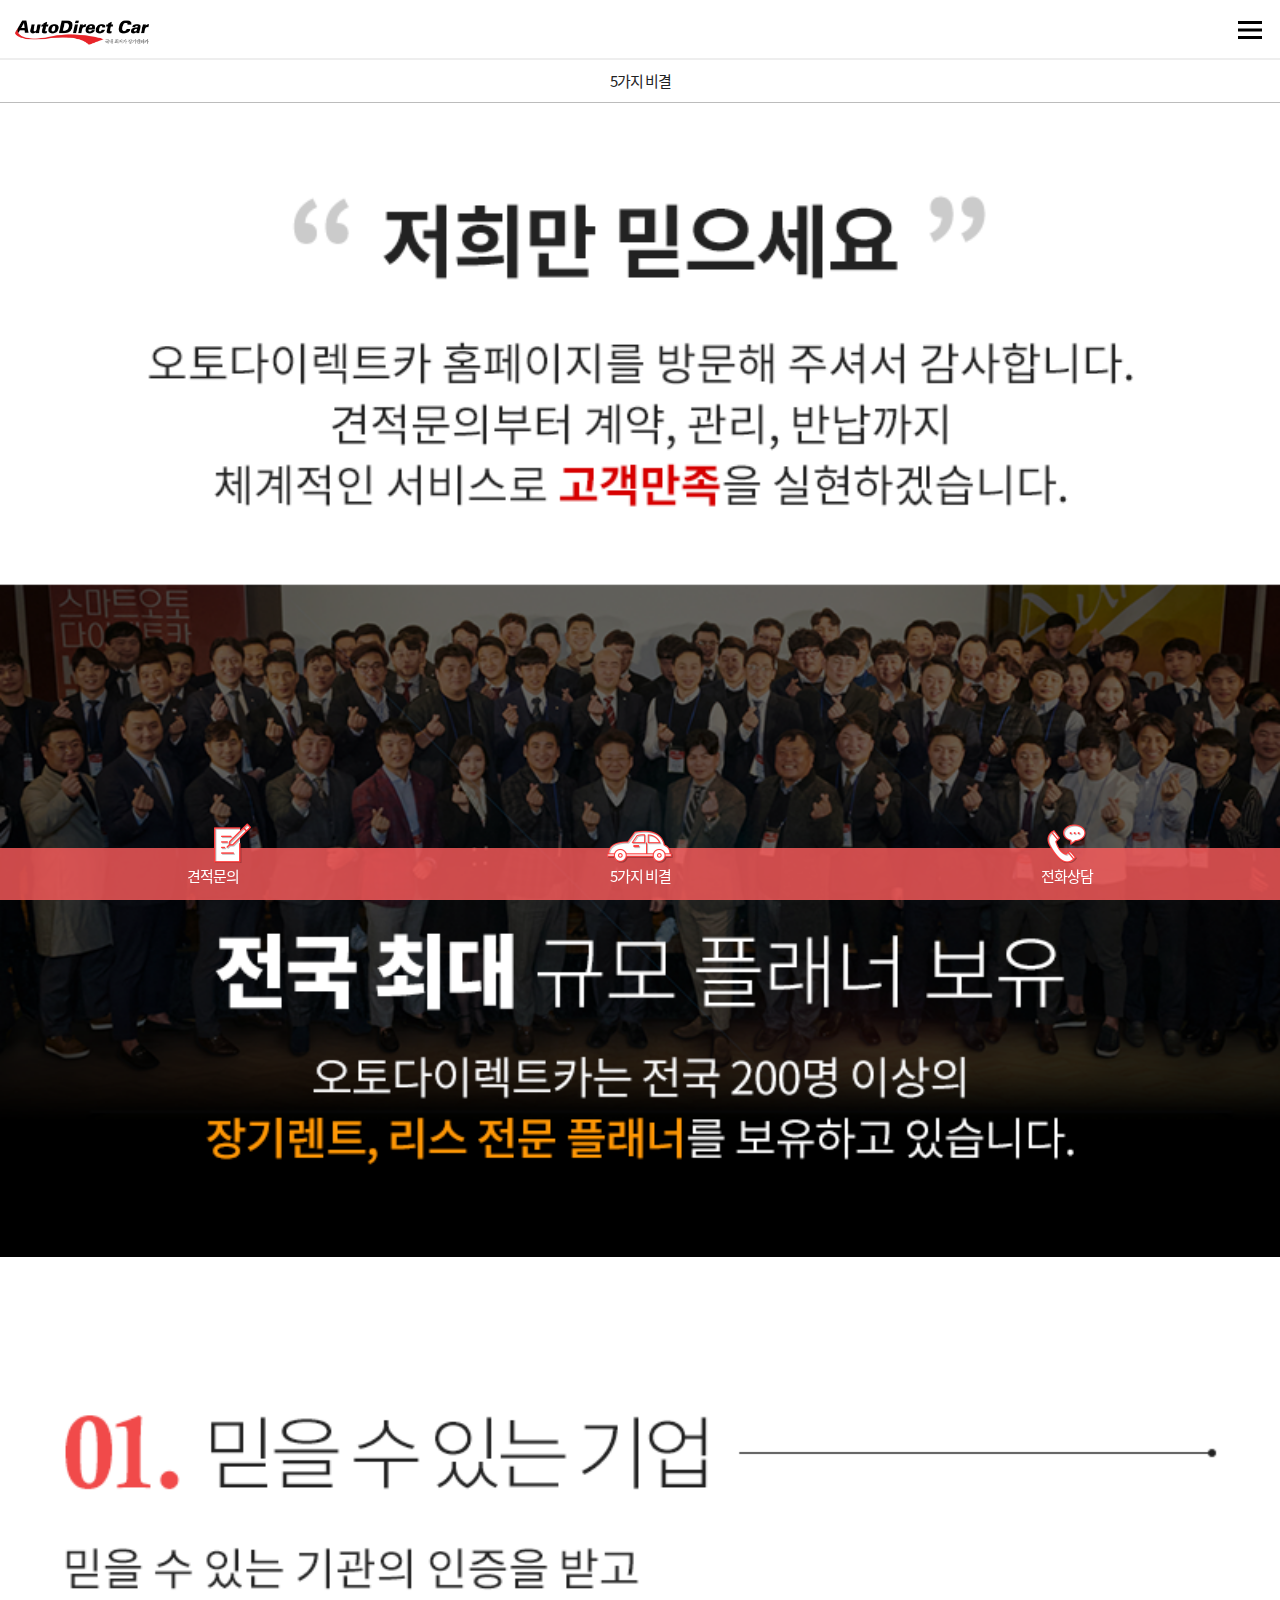
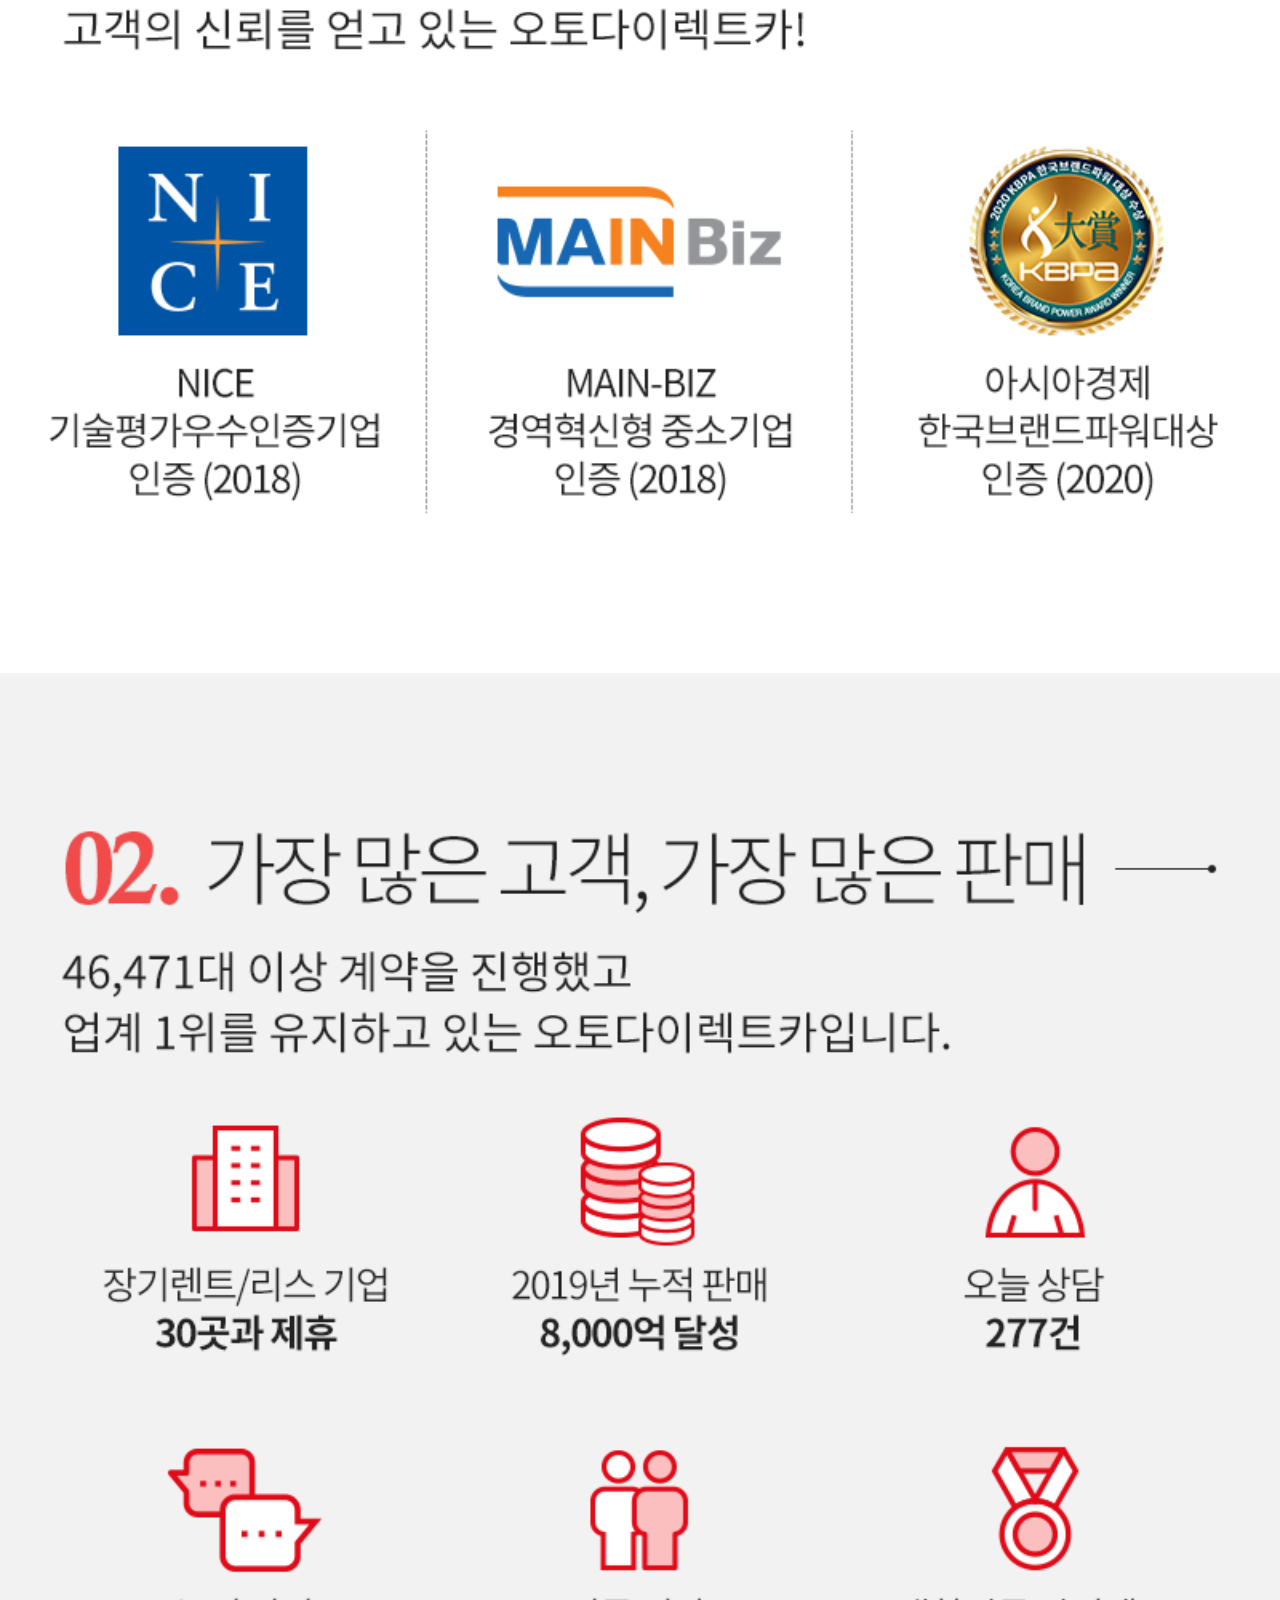
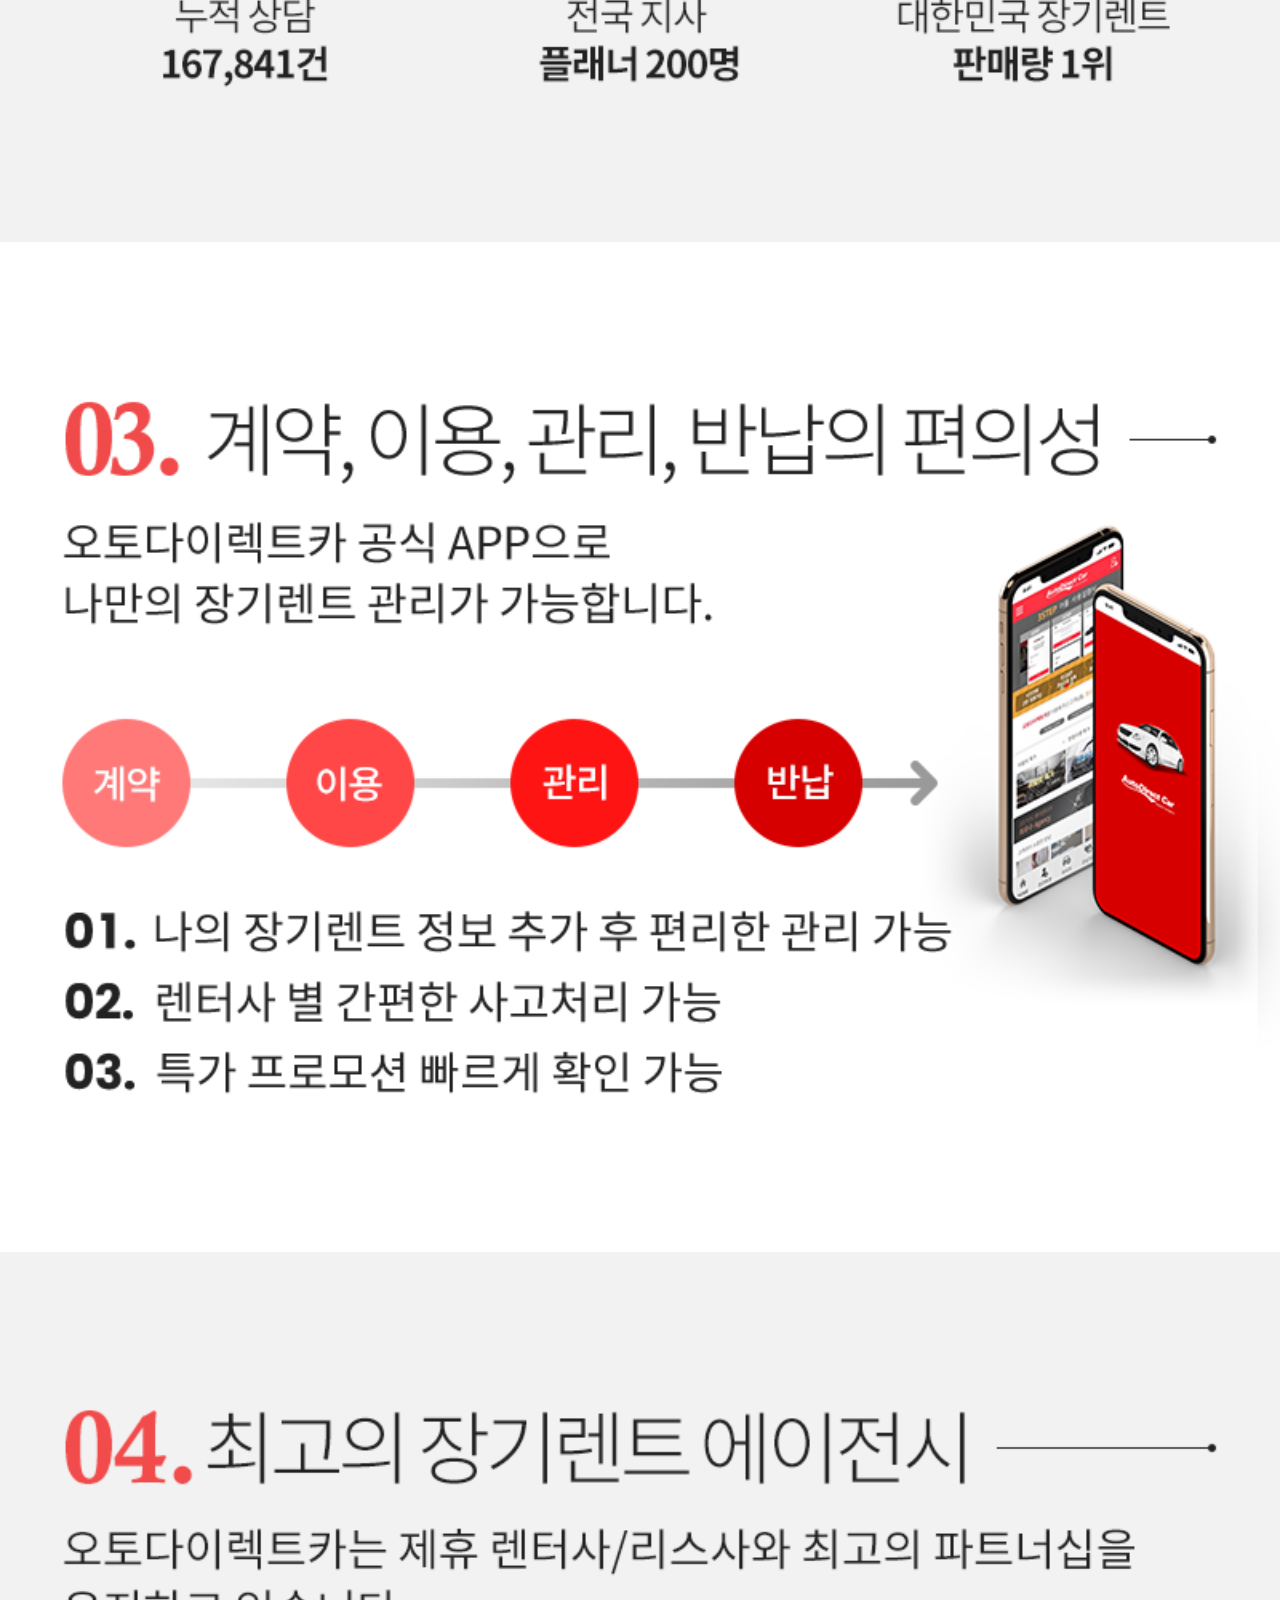
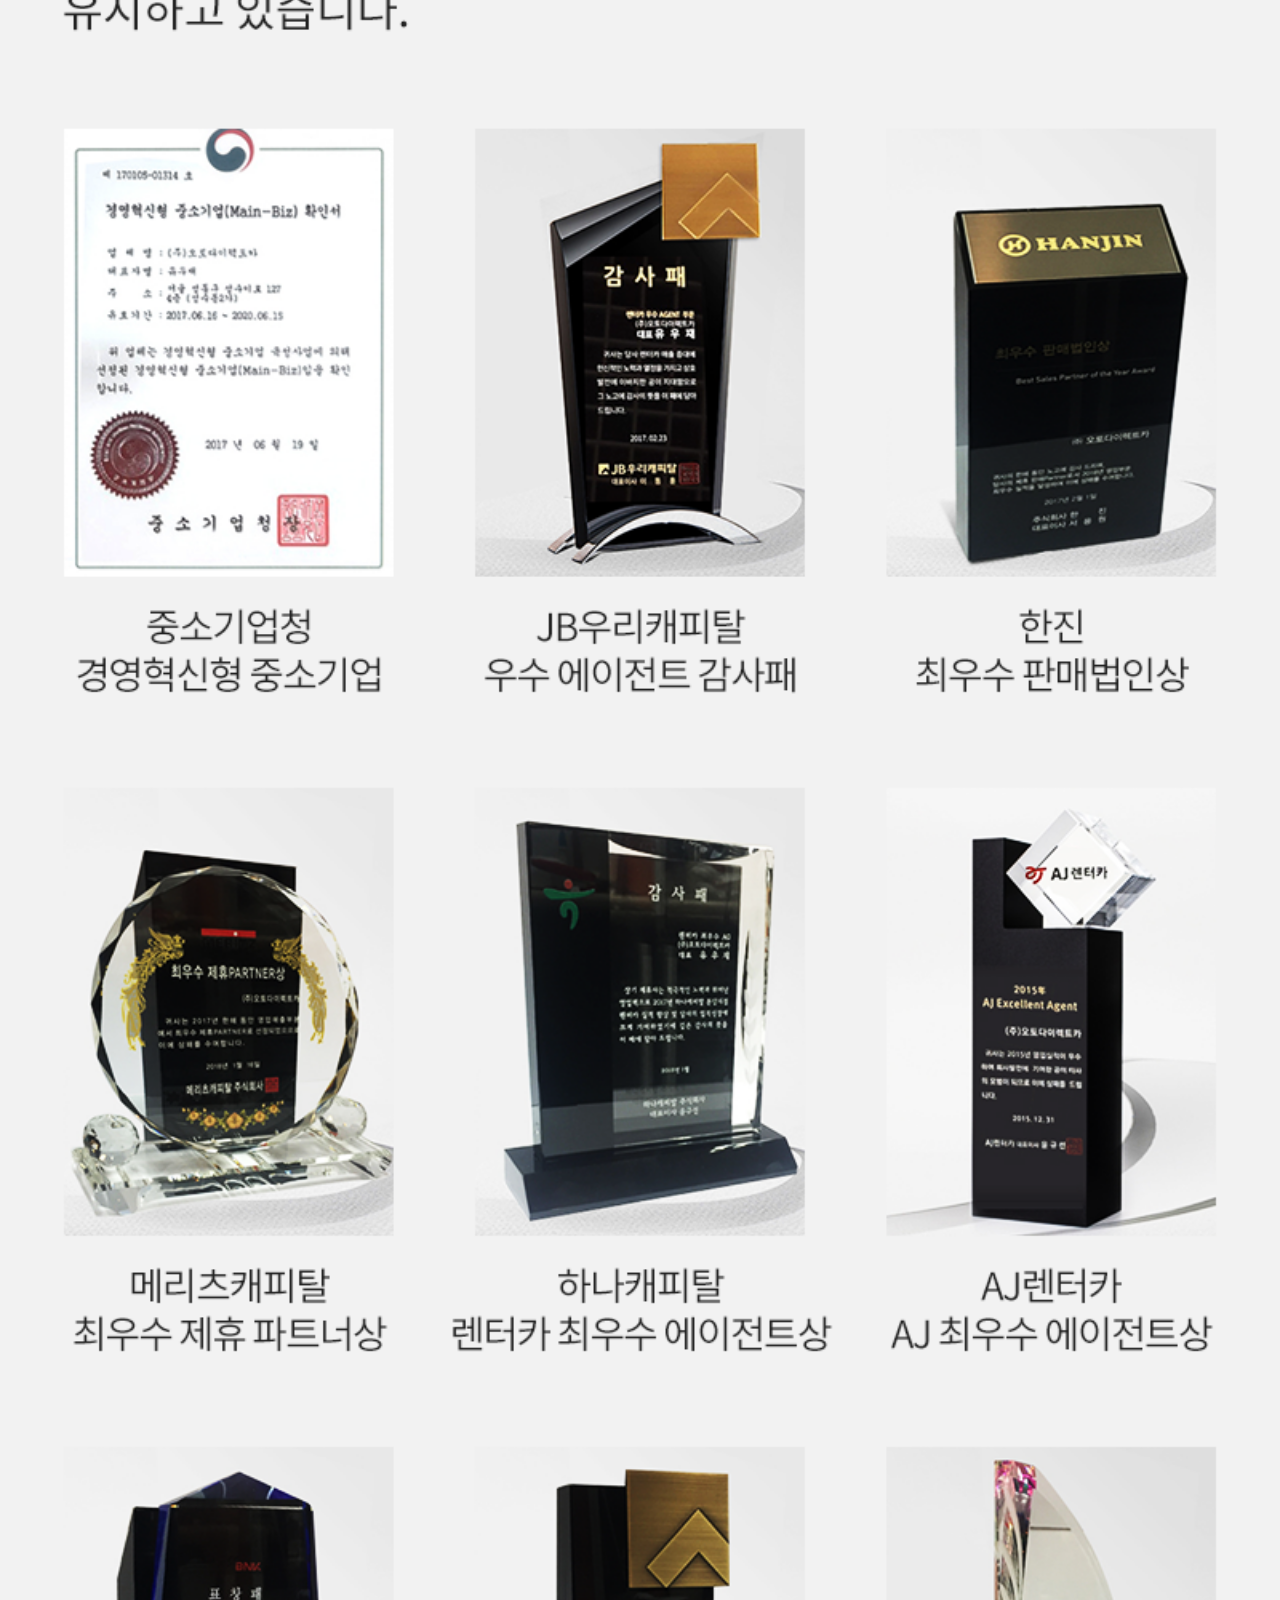
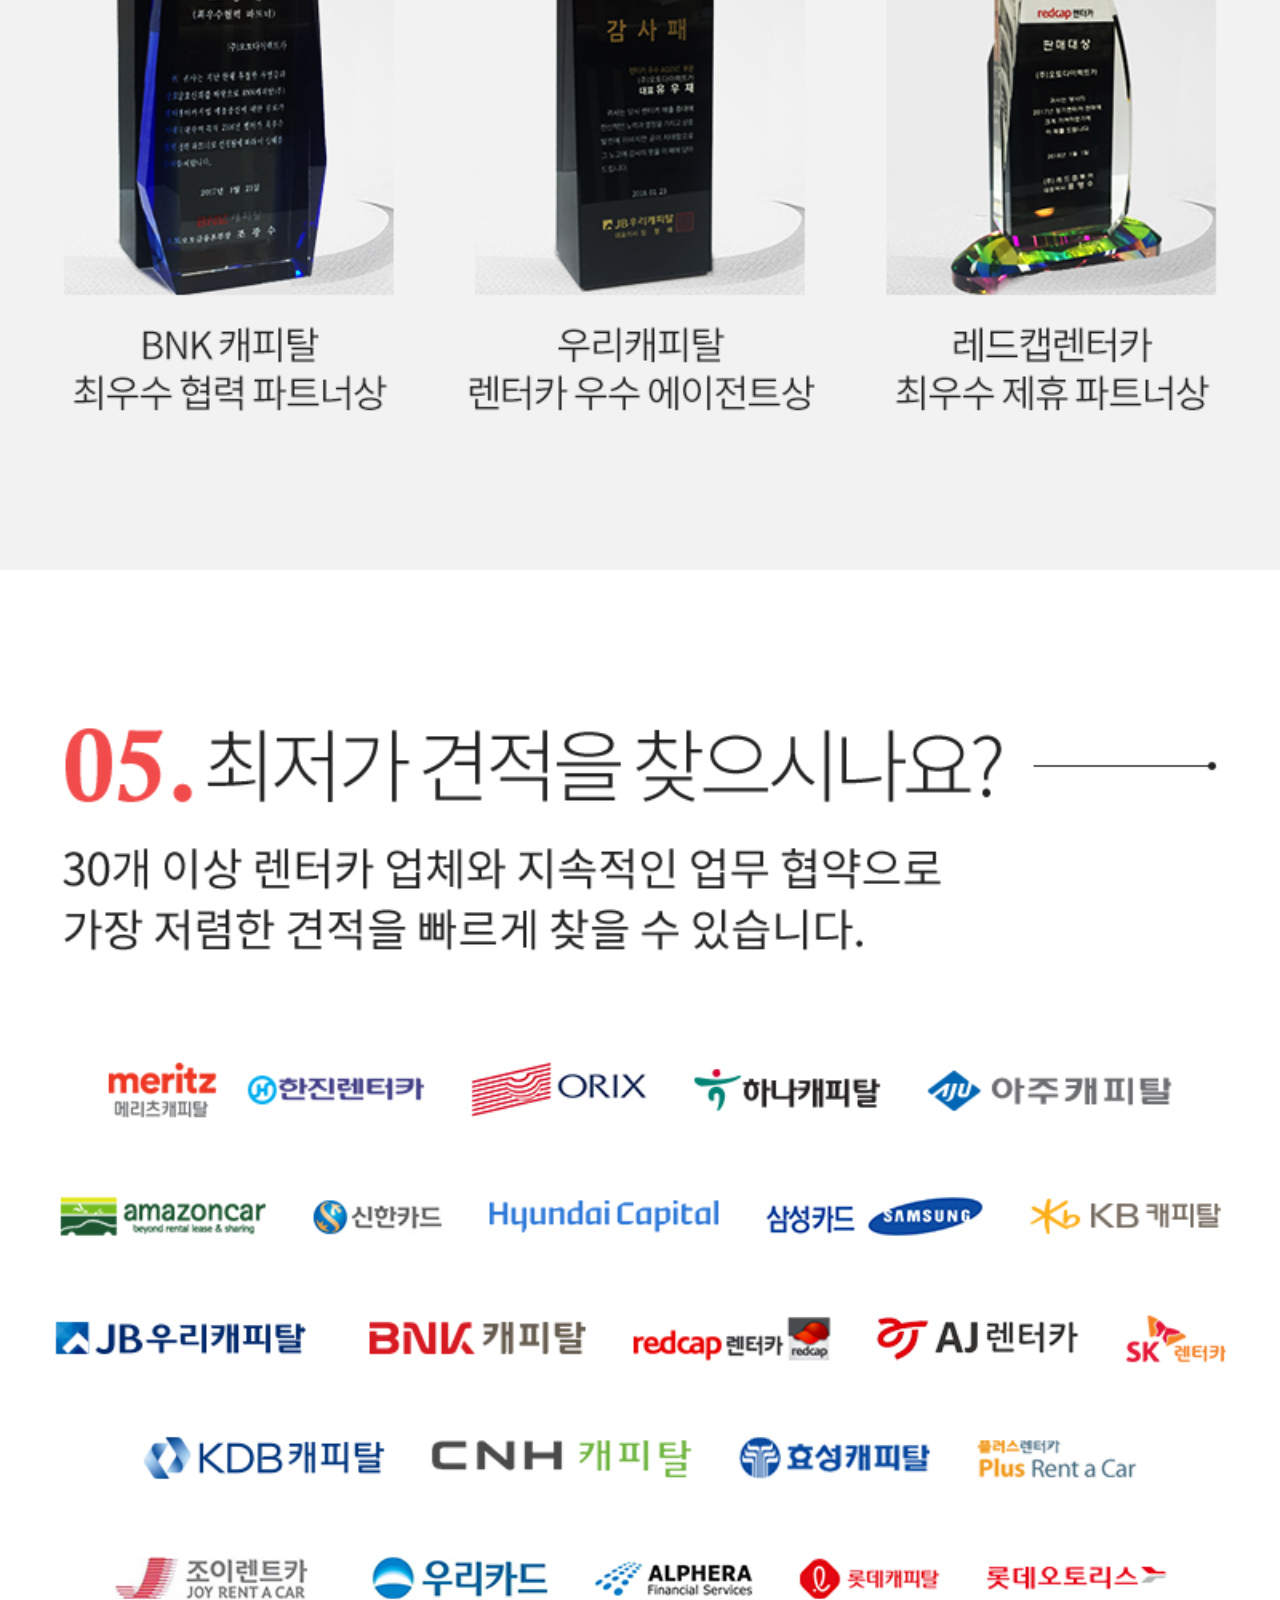
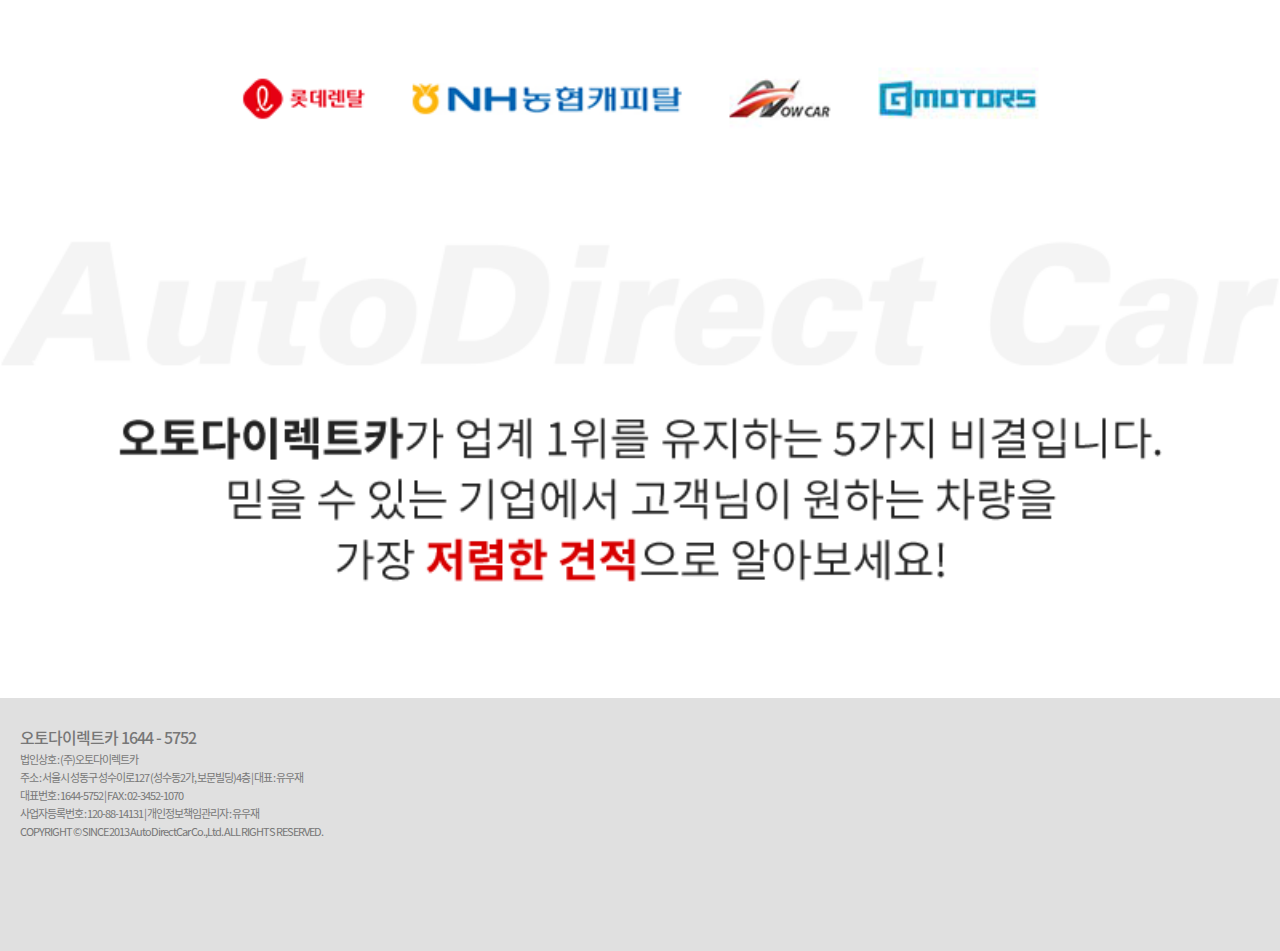
<file: secret.html>
<!DOCTYPE html>
<html>
<head>
<title></title>
<meta name="description" content="신차구매, 국산차 수입차 할부 리스 장기렌트, 오토리스, 장기렌트카 가격비교사이트, 보증금없는장기렌트카, 무보증 비교견적">
<meta property="og:type" content="website">
<meta property="og:title" content="스마트오토 - 신차 장기렌트카 자동차리스 비교견적, 오토리스 장기렌트카 가격비교 사이트">
<meta property="og:description" content="신차구매, 국산차 수입차 할부 리스 장기렌트, 오토리스, 장기렌트카 가격비교사이트, 보증금없는장기렌트카, 무보증 비교견적">
<meta property="og:image" content="resources/img/logo.png">
<meta property="og:url" content="http://autodirectcar.com">
<meta http-equiv="Content-Type" content="text/html; charset=utf-8">
<meta http-equiv="X-UA-Compatible" content="IE=edge">
<meta name="viewport" content="width=device-width, initial-scale=1">
<link rel="stylesheet" type="text/css" href="resources/css/style.css">
<link rel="stylesheet" type="text/css" href="resources/css/owl.carousel.min.css">
<link rel="stylesheet" type="text/css" href="resources/css/owl.theme.default.min.css">
<link rel="stylesheet" type="text/css" href="resources/css/jquery.mCustomScrollbar.css">
</head>
<body>
<div class="header">
    <div class="header-wrap">
        <div class="logo"><a href="index.html"><img src="resources/img/top_logo.png"></a></div>
        <div class="nav-ctr"></div>
        <div class="nav">
            <div class="nav-wrap">
                <h2><a href="index.html"><img src="resources/img/icon_nav_home.png"></a>
                    <div class="close-nav"><img src="resources/img/icon_nav_close.png"></div>
                </h2>
                <h3 class="sale">SALE</h3>
                <ul class="nav-sale">
                    <li><a href="time_attack.html"><span>타임어택<br>특가</span></a></li>
                    <li><a href="ecocar.html"><span>친환경<br>특가</span></a></li>
                    <li><a href="hotdeal.html"><span>온앤온<br>핫딜</span></a></li>
                </ul>
                <h3 class="menu">AUTODIRECTCAR</h3>
                <ul class="nav-menu">
                    <li><a href="company.html"><span>회사소개</span></a></li>
                    <li><a href="rentcar.html"><span>장기렌터카란?</span></a></li>
                    <li><a href="review.html"><span>고객후기</span></a></li>
                    <li><a href="notice.html"><span>공지사항</span></a></li>
                    <li><a href="media.html"><span>언론보도</span></a></li>
                    <li><a href="awards.html"><span>수상내역</span></a></li>
                </ul>
                <ul class="nav-link">
                    <li><a href="https://m.blog.naver.com/gotapo" target="_blank"><span><img src="resources/img/icon_nav_blog.png"></span><span>오토공식블로그</span></a></li>
                    <li><a href="https://www.youtube.com/channel/UC0AzX0f1wLPJ6fQlLYItXmQ?app=" target="_blank"><span><img src="resources/img/icon_nav_youtube.png"></span><span>연애인특판팀<br>유튜브</span></a></li>
                    <li><a href="https://talk.naver.com/ct/wc63gq" target="_blank"><span><img src="resources/img/icon_nav_talktalk.png"></span><span>네이버톡톡상담</span></a></li>
                </ul>
                <div class="nav-tel">
                    <a href="tel:16445752"><span>가장빠른 상담</span><strong>1644 - 5752</strong></a>
                    <span>상담가능시간</span>
                    <span>평일 : 10:00 ~ 18:30 / 주말 및 공휴일 : 13:00 ~ 17:00</span>
                </div>
            </div>
        </div>
    </div>
</div>
<div class="content">
    <div class="ctn-nav">
        <div class="nav-item">5가지 비결</div>
    </div>
    <div class="ctn-img">
        <img src="resources/img/secret_1.png">
        <img src="resources/img/secret_2.png">
        <img src="resources/img/secret_3.png">
        <img src="resources/img/secret_4.png">
        <img src="resources/img/secret_5.png">
        <img src="resources/img/secret_6.png">
    </div>
</div>
<div class="footer-menu">
    <div class="footer-btn quotation"><a href="quotation.html"><span></span><strong>견적문의</strong></a></div>
    <div class="footer-btn secret"><a href="secret.html"><span></span><strong>5가지 비결</strong></a></div>
    <div class="footer-btn tel"><a href="tel:16445752"><span></span><strong>전화상담</strong></a></div>
</div>
<div class="footer">
    <div class="footer-wrap">
        <div class="footer-tab-item" id="autodirectcar_tab">
            <div class="company-info">
                <p class="company-tt">오토다이렉트카 1644 - 5752</p>
                <p>법인상호 : (주)오토다이렉트카</p>
                <p>주소 : 서울시 성동구 성수이로127 (성수동2가, 보문빌딩)4층 | 대표 : 유우재</p>
                <p>대표번호 : 1644-5752 | FAX : 02-3452-1070</p>
                <p>사업자등록번호 : 120-88-14131 | 개인정보책임관리자 : 유우재</p>
                <p>COPYRIGHT © SINCE 2013 AutoDirectCar Co.,Ltd. ALL RIGHTS RESERVED.</p>
            </div>
        </div>
    </div>
</div>
</body>
<script src="https://code.jquery.com/jquery-1.11.0.min.js"></script>
<script src="resources/js/vticker-min.js"></script>
<script>
$('.nav-ctr').click(function() {
    $('.nav').addClass('on');
});

$('.close-nav').click(function() {
    $('.nav').removeClass('on');
});

</script>
</body>
</html>
</file>
<file: resources/css/style.css>
/* noto-sans-kr-100 - latin_korean */
@font-face {
font-family:'Noto Sans KR';
font-style:normal;
font-weight:100;
src:url('../fonts/noto-sans-kr-v12-latin_korean-100.eot'); /* IE9 Compat Modes */
src:local('Noto Sans KR Thin'), local('NotoSansKR-Thin'),
        url('../fonts/noto-sans-kr-v12-latin_korean-100.eot?#iefix') format('embedded-opentype'), /* IE6-IE8 */
        url('../fonts/noto-sans-kr-v12-latin_korean-100.woff2') format('woff2'), /* Super Modern Browsers */
        url('../fonts/noto-sans-kr-v12-latin_korean-100.woff') format('woff'), /* Modern Browsers */
        url('../fonts/noto-sans-kr-v12-latin_korean-100.ttf') format('truetype'), /* Safari, Android, iOS */
        url('../fonts/noto-sans-kr-v12-latin_korean-100.svg#NotoSansKR') format('svg'); /* Legacy iOS */
}
/* noto-sans-kr-300 - latin_korean */
@font-face {
font-family:'Noto Sans KR';
font-style:normal;
font-weight:300;
src:url('../fonts/noto-sans-kr-v12-latin_korean-300.eot'); /* IE9 Compat Modes */
src:local('Noto Sans KR Light'), local('NotoSansKR-Light'),
        url('../fonts/noto-sans-kr-v12-latin_korean-300.eot?#iefix') format('embedded-opentype'), /* IE6-IE8 */
        url('../fonts/noto-sans-kr-v12-latin_korean-300.woff2') format('woff2'), /* Super Modern Browsers */
        url('../fonts/noto-sans-kr-v12-latin_korean-300.woff') format('woff'), /* Modern Browsers */
        url('../fonts/noto-sans-kr-v12-latin_korean-300.ttf') format('truetype'), /* Safari, Android, iOS */
        url('../fonts/noto-sans-kr-v12-latin_korean-300.svg#NotoSansKR') format('svg'); /* Legacy iOS */
}
/* noto-sans-kr-regular - latin_korean */
@font-face {
font-family:'Noto Sans KR';
font-style:normal;
font-weight:400;
src:url('../fonts/noto-sans-kr-v12-latin_korean-regular.eot'); /* IE9 Compat Modes */
src:local('Noto Sans KR Regular'), local('NotoSansKR-Regular'),
        url('../fonts/noto-sans-kr-v12-latin_korean-regular.eot?#iefix') format('embedded-opentype'), /* IE6-IE8 */
        url('../fonts/noto-sans-kr-v12-latin_korean-regular.woff2') format('woff2'), /* Super Modern Browsers */
        url('../fonts/noto-sans-kr-v12-latin_korean-regular.woff') format('woff'), /* Modern Browsers */
        url('../fonts/noto-sans-kr-v12-latin_korean-regular.ttf') format('truetype'), /* Safari, Android, iOS */
        url('../fonts/noto-sans-kr-v12-latin_korean-regular.svg#NotoSansKR') format('svg'); /* Legacy iOS */
}
/* noto-sans-kr-500 - latin_korean */
@font-face {
font-family:'Noto Sans KR';
font-style:normal;
font-weight:500;
src:url('../fonts/noto-sans-kr-v12-latin_korean-500.eot'); /* IE9 Compat Modes */
src:local('Noto Sans KR Medium'), local('NotoSansKR-Medium'),
        url('../fonts/noto-sans-kr-v12-latin_korean-500.eot?#iefix') format('embedded-opentype'), /* IE6-IE8 */
        url('../fonts/noto-sans-kr-v12-latin_korean-500.woff2') format('woff2'), /* Super Modern Browsers */
        url('../fonts/noto-sans-kr-v12-latin_korean-500.woff') format('woff'), /* Modern Browsers */
        url('../fonts/noto-sans-kr-v12-latin_korean-500.ttf') format('truetype'), /* Safari, Android, iOS */
        url('../fonts/noto-sans-kr-v12-latin_korean-500.svg#NotoSansKR') format('svg'); /* Legacy iOS */
}
/* noto-sans-kr-700 - latin_korean */
@font-face {
font-family:'Noto Sans KR';
font-style:normal;
font-weight:700;
src:url('../fonts/noto-sans-kr-v12-latin_korean-700.eot'); /* IE9 Compat Modes */
src:local('Noto Sans KR Bold'), local('NotoSansKR-Bold'),
        url('../fonts/noto-sans-kr-v12-latin_korean-700.eot?#iefix') format('embedded-opentype'), /* IE6-IE8 */
        url('../fonts/noto-sans-kr-v12-latin_korean-700.woff2') format('woff2'), /* Super Modern Browsers */
        url('../fonts/noto-sans-kr-v12-latin_korean-700.woff') format('woff'), /* Modern Browsers */
        url('../fonts/noto-sans-kr-v12-latin_korean-700.ttf') format('truetype'), /* Safari, Android, iOS */
        url('../fonts/noto-sans-kr-v12-latin_korean-700.svg#NotoSansKR') format('svg'); /* Legacy iOS */
}
/* noto-sans-kr-900 - latin_korean */
@font-face {
font-family:'Noto Sans KR';
font-style:normal;
font-weight:900;
src:url('../fonts/noto-sans-kr-v12-latin_korean-900.eot'); /* IE9 Compat Modes */
src:local('Noto Sans KR Black'), local('NotoSansKR-Black'),
        url('../fonts/noto-sans-kr-v12-latin_korean-900.eot?#iefix') format('embedded-opentype'), /* IE6-IE8 */
        url('../fonts/noto-sans-kr-v12-latin_korean-900.woff2') format('woff2'), /* Super Modern Browsers */
        url('../fonts/noto-sans-kr-v12-latin_korean-900.woff') format('woff'), /* Modern Browsers */
        url('../fonts/noto-sans-kr-v12-latin_korean-900.ttf') format('truetype'), /* Safari, Android, iOS */
        url('../fonts/noto-sans-kr-v12-latin_korean-900.svg#NotoSansKR') format('svg'); /* Legacy iOS */
}

html {font-size:15px;height:100%;}
html, body, h1, h2, h3, h4, h5, h6, p, div, img {margin:0;padding:0;border:0;font-family:'Noto Sans KR', sans-serif;letter-spacing:-1px;font-weight:400;color:#222;}
body {overflow:auto;height:100%;}
h1,h2{font-weight:bold;}
strong {font-weight:600;}
table,tr,td,thead,tbody,tfoot{border-spacing:0;border-collapse:collapse;}
ul, ol, li{list-style:none;padding:0;margin:0;}
a{text-decoration:none;color:#323232;}
a:hover{color:#c2c2c2;}
button:focus{outline:none;}
input,button,select,textarea {outline:none;font-family:'Noto Sans KR', sans-serif;font-weight:400;}

/* Header Area */
.header {position:fixed;top:0;left:0;right:0;bottom:0;height:60px;background-color:#FFF;z-index:90;box-shadow:inset 0 -2px 0 0 #eee;}
.header-wrap {position:relative;margin:0 auto;}
.header-wrap:after {content:"";display:block;clear:both;}
.header .nav-ctr {position:absolute;top:0;right:0;width:60px;height:60px;display:block;line-height:60px;text-align:center;font-size:0;background:url(../img/icon_header_nav.png) 50% 50% no-repeat;background-size:40%;z-index:10;}
.header .nav-ctr img {vertical-align:middle;height:22px;}
.header .logo {position:absolute;top:17px;left:15px;}
.header .logo a {display:block;}
.header .logo img {vertical-align:middle;height:25px;margin-top:3px;}

.header .nav {position:fixed;top:0;right:0;left:0;bottom:0;margin:0;background-color:rgba(0,0,0,0.2);display:none;z-index:10;}
.header .nav.on {display:block;}
.header .nav-wrap {position:absolute;top:0;right:0;bottom:0;background-color:#fff;width:80%;overflow:auto;padding-bottom:15px;}
.header .nav h2 > a {display:inline-block;width:50px;height:50px;line-height:50px;padding-left:20px;}
.header .nav h2 > a > img {height:22px;vertical-align:middle;margin-top:-3px;}
.header .nav h2 .close-nav {position:absolute;top:0;right:0;width:50px;height:50px;display:block;line-height:50px;text-align:center;font-size:0;}
.header .nav h2 .close-nav img {height:20px;vertical-align:middle;}
.header .nav h3 {height:36px;line-height:36px;font-size:16px;color:#fff;padding-left:15px;letter-spacing:1px;}
.header .nav h3.sale {background-color:#eb5c5e;}
.header .nav h3.menu {background-color:#fd9706;}
.header .nav ul:after {content:"";display:block;clear:both;}

.header .nav ul.nav-sale {display:flex;align-items:center;}
.header .nav ul.nav-sale li {flex:1;border-left:1px solid #e6e6e6;}
.header .nav ul.nav-sale li a {display:block;text-align:center;padding:15px 0;line-height:18px;font-size:15px;color:#222;}
.header .nav ul.nav-sale li:first-child {border-left:0 none;}
.header .nav ul.nav-sale li:first-child a {color:#eb5c5e;}

.header .nav ul.nav-menu li {border-bottom:1px solid #e6e6e6;}
.header .nav ul.nav-menu li a {display:block;text-align:left;padding:0 0 0 15px;line-height:40px;font-size:15px;box-sizing:border-box;background:url(../img/icon_nav_arrow.png) 100% 50% no-repeat;}
.header .nav ul.nav-menu li:first-child {border-left:0 none;}

.header .nav ul.nav-link {display:flex;}
.header .nav ul.nav-link li {flex:1;border-left:1px solid #e6e6e6;border-bottom:1px solid #e6e6e6;}
.header .nav ul.nav-link li a {display:block;text-align:center;padding:10px 0 7px 0;line-height:16px;font-size:14px;color:#222;}
.header .nav ul.nav-link li a span {display:block;line-height:24px;}
.header .nav ul.nav-link li a span img {height:25px;}
.header .nav ul.nav-link li:nth-child(1) a span,
.header .nav ul.nav-link li:nth-child(3) a span {line-height:24px;}
.header .nav ul.nav-link li:first-child {border-left:0 none;}

.header .nav .nav-tel a {display:block;margin:0 auto 10px auto;padding:15px 0;border-bottom:1px solid #e6e6e6;padding-left:75px;background:url(../img/icon_nav_tel.png) 15px 50% no-repeat;background-size:45px;box-sizing:border-box;}
.header .nav .nav-tel a span {display:block;font-size:14px;line-height:16px;color:#222;}
.header .nav .nav-tel a strong {color:#d70000;font-size:24px;line-height:30px;}

.header .nav .nav-tel > span {display:block;padding:0 15px;font-size:12px;color:#222;}


.header .nav .nav-info {padding:10px 0 15px 0;text-align:center;}
.header .nav .nav-info strong {font-size:20px;color:#1c35a8;font-weight:600;display:block;}
.header .nav .nav-info span {display:block;font-size:11px;}

/* Main Page - Style */
body#main {background:url(../img/main_bg.png) 0 0 no-repeat;background-size:100% 100%;}
body#main .header {background-color:transparent;box-shadow:none;}
body#main .header .logo {left:50%;margin-left:-67px;}
body#main .header .nav-ctr {background-image:url(../img/icon_header_nav_white.png)}

/* Content Area */
.content {padding-top:60px;}

.ctn-nav {display:flex;}
.ctn-nav .nav-item {display:block;flex:1;border-bottom:1px solid #bcbcbc;color:#222;padding:10px 0;text-align:center;}
.ctn-nav .nav-item.on {background-color:#777;color:#fff;}

.main-btns {padding-top:50px;font-size:0;}
.main-btns .main-btn {display:inline-block;width:45%;margin-top:10px;}
.main-btns .main-btn.left {margin-left:5%;}
.main-btns .main-btn.right {margin-right:5%;}
.main-btns .main-btn a {display:block;font-size:0;text-align:center;}
.main-btns .main-btn a img {width:95%;}

.main-notice {position:relative;width:88%;margin:20px 6% 0 6%;height:50px;background:url(../img/main_notice_bg.png) 0 0 no-repeat;background-size:100% 100%;}
.main-notice-btn {position:absolute;top:0;right:3px;display:inline-block;width:47px;height:47px;background:url(../img/main_notice_arrow.png) 50% 50% no-repeat;background-size:12px 26px;}
.main-notice {padding-right:50px;overflow:hidden;box-sizing:border-box;}
.main-notice ul {width:100%;}
.main-notice li a {display:block;line-height:47px;white-space:nowrap;overflow:hidden;text-overflow:ellipsis;padding-left:15px;box-sizing:border-box;font-size:15px;}

/* Footer Nav */
.footer-menu {position:fixed;bottom:0;left:0;width:100%;display:flex;}
.footer-menu .footer-btn {flex:1;text-align:center;}
.footer-menu .footer-btn a {display:block;}
.footer-menu .footer-btn a span {position:relative;display:block;height:50px;background-position:50% 100%;background-size:40px 40px;background-repeat:no-repeat;margin-bottom:-15px;z-index:1;}
.footer-menu .footer-btn.quotation a span {background-image:url(../img/icon_footer_quotation.png);background-position:55% 100%;}
.footer-menu .footer-btn.secret a span {background-size:80px 40px;background-image:url(../img/icon_footer_company.png)}
.footer-menu .footer-btn.tel a span {background-image:url(../img/icon_footer_tel.png)}
.footer-menu .footer-btn a strong {display:block;background-color:rgba(255,92,92,0.8);color:#fff;padding:17px 0 13px 0;font-weight:400;}

/* Time Attack */
.car-list-header {width:100%;}
.car-list-wrap {position:relative;margin:0 auto;}
.car-sale-type {font-size:0;}
.car-sale-type span {display:inline-block;width:80px;text-align:center;height:20px;line-height:20px;color:#FFF;background-color:#232323;font-size:13px;letter-spacing:0;}
.car-sale-type span.type1 {background-color:#d70000;}
.car-sale-type span.type2 {background-color:#0020ab;}
.car-sale-type span.type3 {background-color:#00aa8c;}
.car-sale-type span.type4 {background-color:#cd027e;}
.car-sale-type span.type5 {background-color:#f37800;}
.car-ecocar-type {position:absolute;top:20px;right:20px;height:30px;background:url(../img/icon_ecocar.png) 0 0 no-repeat;background-size:61px 30px;}
.car-ecocar-type.hybrid {width:30px;}
.car-ecocar-type.plugin_hybrid {width:61px;}
.car-ecocar-type.electric_car {width:30px;background-position:100% 0;}

.car-list-item:first-child {margin-top:20px;}
.car-list-item {position:relative;padding:0 20px;}
.car-list-item .car-info .car-image {position:relative;text-align:center;height:200px;line-height:200px;}
.car-list-item .car-info .car-image img {max-width:300px;max-height:200px;vertical-align:middle;}
.car-list-item .car-info .car-name {position:relative;padding:10px 0;border-top:2px solid #222;border-bottom:1px solid #bcbcbc;}
.car-list-item .car-info .car-name strong {display:block;font-size:18px;font-weight:600;line-height:24px;padding-right:100px;}
.car-list-item .car-info .car-price {position:absolute;top:50%;right:0;text-align:center;font-size:15px;font-weight:400;letter-spacing:0;line-height:24px;transform: translateY(-50%);}
.car-list-item .car-info .car-price:after {content:"원";}
.car-list-item .car-info .car-desc {text-align:center;padding:10px 0;font-weight:300;}
.car-list-item .conditions-info {text-align:center;margin:0 auto;box-sizing:border-box;}
.car-list-item .conditions-info > div:after {content:"";display:block;clear:both;}
.car-list-item .conditions-info > div {padding:7px 0;border-bottom:1px solid #bcbcbc;}
.car-list-item .conditions-info > div:last-child {border-bottom:2px solid #222;}
.car-list-item .conditions-info > div > span {float:left;display:block;font-size:14px;color:#333;line-height:25px;font-weight:400;}
.car-list-item .conditions-info > div > strong {float:right;display:block;font-size:15px;color:#d70000;line-height:25px;font-weight:500;}
.car-list-item .price-info {padding-top:15px;text-align:center;margin:0 auto;padding:0;box-sizing:border-box;}
.car-list-item .price-info .real-price {text-align:right;padding:7px 0 0 0;font-size:15px;text-decoration:line-through;color:#222;letter-spacing:0;font-weight:300;}
.car-list-item .price-info .real-price:after {content:"원";}
.car-list-item .price-info .discount-price {padding:0 0 5px 0;}
.car-list-item .price-info .discount-price:after {content:"";display:block;clear:both;}
.car-list-item .price-info .discount-price > span {float:left;display:block;font-size:14px;color:#333;line-height:25px;font-weight:500;}
.car-list-item .price-info .discount-price > strong {float:right;display:block;font-size:22px;color:#d70000;line-height:25px;font-weight:600;letter-spacing:0;}
.car-list-item .price-info .discount-price > strong:after {content:"원";font-size:18px;font-weight:500;}
.car-list-item .btn-area {padding:20px 0 30px 0;text-align:center;}
.car-list-item .btn-area button {width:100%;padding:7px 0;font-size:20px;font-weight:600;background-color:#fff;border:1px solid #d70000;color:#d70000;box-sizing:border-box;}
.car-list-item .btn-area button span {display:inline-block;}
.car-list-item .btn-area button:hover {background-color:#d70000;color:#fff;}
.car-list > .btn-area {padding:20px 0 30px 0;text-align:center;}
.car-list > .btn-area button {width:100%;padding:7px 0;font-size:17px;font-weight:400;background-color:#777777;border:1px solid #777777;color:#fff;box-sizing:border-box;}
.car-list > .btn-area button span {display:inline-block;}

/* Time Attack Header */
.timeattack-header {position:relative;font-size:0;}
.timeattack-header .timeattack-img {position:relative;width:100%;z-index:2;}
.timeattack-header .timeattack-img img {width:100%;}
.timeattack-header .timeattack-counter {position:absolute;bottom:24%;width:310px;left:0;right:0;margin:0 auto;height:50px;line-height:48px;font-size:42px;letter-spacing:15px;box-sizing:border-box;padding-left:5px;font-weight:600;color:#121212;z-index:3;background:url(../img/bg_counter.png) 50% 50% no-repeat;background-size:100% 50px;}

/* Direct Car */
.direct-car-img {font-size:0;}
.direct-car-img img {width:100%;}
.car-list.direct-car  .car-count {position:absolute;bottom:15px;right:0;width:60px;height:60px;background-color:#d70000;color:#fff;padding-top:5px;box-sizing:border-box;}
.car-list.direct-car  .car-count span {display:block;text-align:center;font-weight:500;font-size:13px;line-height:15px;}
.car-list.direct-car  .car-count strong {display:block;text-align:center;font-weight:600;font-size:30px;line-height:38px;font-family:verdana;}
.car-list.direct-car .car-sale-type span {margin:5px 5px 0 0;}
.car-list.direct-car .car-sale-type span.type1 {background-color:#b200fc;}
.car-list.direct-car .car-list-item .car-info .car-name span {display:block;font-size:13px;color:#555;}
.car-list.direct-car .car-deatail-info {padding:10px 0 15px 0;border-bottom:2px solid #222;}
.car-list.direct-car .car-deatail-info table {table-layout:fixed;}
.car-list.direct-car .car-deatail-info th {color:#555;font-weight:400;text-align:left;vertical-align:top;font-size:16px;line-height:24px;padding:4px 0;}
.car-list.direct-car .car-deatail-info td {vertical-align:top;font-size:16px;line-height:24px;color:#222;padding:4px 0;}
.car-list.direct-car .car-deatail-info td span {display:block;}
.car-list.direct-car .car-deatail-info td.detail-car-price strong {font-size:18px;font-weight:600;letter-spacing:0;}
.car-list.direct-car .car-deatail-info td.detail-car-price span {display:inline-block;padding-left:5px;font-weight:300;color:#555;}
.car-list.direct-car .car-list-item .btn-area button {border-color:#f04a5e;background-color:#f04a5e;text-align:center;padding:0;line-height: 30px;height: 50px;font-size: 0;}
.car-list.direct-car .car-list-item .btn-area button img {height:30px;vertical-align:middle;}
.car-list.direct-car .car-list-item .sold-out {position:absolute;top:0;left:15px;right:15px;bottom:25px;background-color:rgba(0,0,0,0.8);display:none;align-items:center;justify-content:center;font-size:50px;color:#fff;text-align:center;font-weight:800;line-height:60px;}
.car-list.direct-car .car-list-item.soldout .sold-out {display:flex;}

.car-list.direct-car .car-list-item.no-car {height:600px;}
.car-list.direct-car .car-list-item.no-car strong {display:block;text-align:center;font-size:27px;font-weight:600;padding-top:30px;color:#222;}
.car-list.direct-car .car-list-item.no-car span {display:block;text-align:center;font-size:15px;font-weight:400;padding-top:15px;color:#222;}
.car-list.direct-car .car-list-item.no-car .search-car {position:absolute;bottom:40px;left:0;right:0;font-size:0;text-align:center;}
.car-list.direct-car .car-list-item.no-car .search-car img {width:85%;}
.car-list.direct-car .car-list-item.no-car .search-car .search-car-btn {display:inline-block;width:90%;margin:0 5%;height:50px;line-height:50px;background-color:#ffac36;text-align:center;cursor:pointer;color:#fff;text-align:center;font-weight:600;font-size:20px;}
.car-list.direct-car .car-list-item.no-car .search-car .search-car-btn:hover {background-color:#f89811;}

/* ECO Header */
.eco-header {position:relative;font-size:0;} 
.eco-header img {width:100%;}
.car-list.ecocar .car-list-item .conditions-info > div > strong,
.car-list.ecocar .car-list-item .price-info .discount-price > strong {color:#0054cb}
.car-list.ecocar .car-list-item .btn-area button {border-color:#0054cb;color:#0054cb;}
.car-list.ecocar .car-list-item .btn-area button:hover {background-color:#0054cb;color:#fff;}

/* HOT Deal */
.hotdeal-tab {display:flex;}
.hotdeal-tab a {display:block;flex:1;padding:10px 0;font-size:12px;font-weight:600;letter-spacing:0;text-align:center;position:relative;border-bottom:1px solid #bcbcbc;}
.hotdeal-tab a.on {color:#d70000;border-bottom:2px solid #d70000;}

.deal-type {height:25px;line-height:25px;font-size:12px;font-weight:500;color:#FFF;background-color:#232323;padding:0 10px;letter-spacing:0;}
.deal-type.type1 {background-color:#d70000;}
.deal-type.type2 {background-color:#0020ab;}
.deal-type.type3 {background-color:#00aa8c;}
.deal-type.type4 {background-color:#cd027e;}

.hotdeal-list li {box-sizing:border-box;padding-bottom:20px;}
.hotdeal-list .deal-box {position:relative;cursor:pointer;}
.hotdeal-list .deal-box .d-day {position:absolute;top:10px;right:20px;width:60px;height:60px;text-align:center;color:#fff;background-color:#fa3543;z-index:2;}
.hotdeal-list .deal-box .d-day span {display:block;line-height:20px;padding-top:5px;font-size:11px;letter-spacing:0;font-weight:500;}
.hotdeal-list .deal-box .d-day strong {font-size:28px;line-height:25px;font-weight:800;letter-spacing:0;}
.hotdeal-list .deal-box .deal-info {position:relative;padding:15px 15px 10px 15px;}
.hotdeal-list .deal-box .deal-type {display:inline-block;}
.hotdeal-list .deal-box .deal-img {position:relative;width:100%;font-size:0;overflow:hidden;}
.hotdeal-list .deal-box .deal-img img {width:100%;}
.hotdeal-list .deal-box .deal-info h2 {font-size:18px;font-weight:600;line-height:35px;color:#222;}
.hotdeal-list .deal-box .deal-info .deal-date {font-size:13px;font-weight:300;letter-spacing:0;position:absolute;bottom:48px;right:15px;}
.hotdeal-list .deal-box.off:after {content:"";display:block;position:absolute;top:0;left:0;width:100%;height:190px;background:url(../img/hotdeal_off.png) 50% 50% no-repeat;background-size:30%;}
.hotdeal-list .deal-box.off .deal-img:after {content:"";display:block;position:absolute;top:0;left:0;bottom:0;right:0;width:100%;height:100%;background-color:rgba(0,0,0,0.5)}

.hotdeal-detail {margin:0 auto;padding:15px 0;}
.hotdeal-detail-top {position:relative;padding:0 15px;}
.hotdeal-detail-top h2 {display:block;font-size:18px;padding:5px 0 0 0;font-weight:600;color:#222;}
.hotdeal-detail-top .deal-type {display:inline-block;vertical-align:middle;}
.hotdeal-detail-top .deal-date {position:absolute;right:15px;top:3px;font-size:13px;font-weight:400;letter-spacing:0;}
.hotdeal-detail-top .deal-condition {margin-top:10px;padding:10px 0;border-top:1px solid #bcbcbc;}
.hotdeal-detail-top .deal-condition strong {display:inline-block;color:#d70000;font-size:15px;font-weight:500;padding-right:30px;}
.hotdeal-detail-top .deal-condition span {display:inline-block;color:#222;font-weight:300;font-size:13px;}

.hotdeal-detail-ctn {padding:15px;font-size:0;text-align:center;}
.hotdeal-detail-ctn img {max-width:100%;max-height:100%;}

.hotdeal-detail-bottom {border-top:1px solid #bcbcbc;padding:20px 15px;text-align:right;}
.hotdeal-detail-bottom a {display:inline-block;width:120px;height:40px;line-height:38px;border:1px solid #bcbcbc;color:#222;font-weight:500;text-align:center;letter-spacing:1px;}
.hotdeal-detail-bottom a:hover {border-color:#222;}

.ctn-img {font-size:0;}
.ctn-img img {width:100%;}

.awards-wrap {padding:10px;font-size:0;}
.awards-wrap:after {content:"";display:block;clear:both;}
.awards-box {float:left;width:50%;padding:10px;box-sizing:border-box;}
.awards-box .awards-img {width:100%;box-shadow:3px 3px 10px 0 rgba(0,0,0,0.2);box-sizing:border-box;border:1px solid #bcbcbc;}
.awards-box .awards-img img {width:100%;vertical-align:middle;}
.awards-box .awards-tt {color:#222;font-size:14px;text-align:center;padding:10px 15px 1px 15px;line-height:17px;font-weight:600;}
.awards-box .awards-text {font-size:13px;color:#888;text-align:center;padding:0 15px;}

.review-tt {font-size:22px;font-weight:600;color:#222;padding:40px 0 0 0;line-height:25px;}
.review-list:after {content:"";display:block;clear:both;}
.review-list .review-item {padding:15px 0;}

.review-item:after {content:"";display:block;clear:both;}
.review-item .item-img {float:left;font-size:0;width:50%;}
.review-item .item-img img {width:100%;height:auto;}
.review-item .item-info {float:left;width:50%;}
.review-item h4 {box-sizing:border-box;color:#222;margin:0 20px;border-bottom:2px solid #222;padding-bottom:5px;font-size:15px;font-weight:500;white-space:nowrap;overflow:hidden;text-overflow:ellipsis;}
.review-item .item-tt {font-size:16px;color:#333;font-weight:500;padding:10px 20px 5px 20px;background-color:#fff;white-space:nowrap;overflow:hidden;text-overflow:ellipsis;}
.review-item .item-text {font-size:12px;height:65px;line-height:16px;color:#666;padding:0 20px 0 20px;display:-webkit-box;-webkit-line-clamp:4;-webkit-box-orient:vertical;overflow:hidden;text-overflow:ellipsis;}

.board-list {padding:0 15px;}
.board-list li {border-bottom:1px solid #bcbcbc;padding:15px 0;}
.board-list li a strong {display:block;font-size:16px;font-weight:500;line-height:20px;white-space:nowrap;overflow:hidden;text-overflow:ellipsis;}
.board-list li a span {display:inline-block;font-size:13px;line-height:18px;}
.board-list li a span:after {content:"";display:inline-block;height:10px;width:1px;background-color:#222;margin:0 10px;margin-top:3px;}
.board-list li a span:last-child:after {display:none;}

.board-detail {margin:0 auto;padding:10px 0;}
.board-detail-top {position:relative;padding:0 15px 15px 15px;border-bottom:1px solid #bcbcbc;}
.board-detail-top h2 {display:block;font-size:18px;padding:5px 0;font-weight:600;color:#222;line-height:22px;}
.board-detail-top .date {font-size:13px;font-weight:400;letter-spacing:0;line-height:20px;}
.board-detail-top .view {position:absolute;right:15px;bottom:15px;font-size:13px;font-weight:400;letter-spacing:0;line-height:20px;}
.board-detail-top .deal-condition {margin-top:10px;padding:10px 0;border-top:1px solid #bcbcbc;}
.board-detail-top .deal-condition strong {display:inline-block;color:#d70000;font-size:15px;font-weight:500;padding-right:30px;}
.board-detail-top .deal-condition span {display:inline-block;color:#222;font-weight:300;font-size:13px;}

.board-detail-ctn {padding:15px;font-size:0;text-align:center;}
.board-detail-ctn img {max-width:100%;max-height:100%;}

.board-detail-bottom {border-top:1px solid #bcbcbc;padding:20px 15px;text-align:right;}
.board-detail-bottom a {display:inline-block;width:120px;height:40px;line-height:38px;border:1px solid #bcbcbc;color:#222;font-weight:500;text-align:center;letter-spacing:1px;}
.board-detail-bottom a:hover {border-color:#222;}


.list-paging {text-align:center;padding:10px 0 30px 0;}
.list-paging a {display:inline-block;width:30px;height:30px;text-align:center;line-height:30px;color:#666;font-size:13px;margin:0 4px;vertical-align:middle;border-radius:50%;box-sizing:border-box;}
.list-paging a:hover,
.list-paging a.active {color:#fa3543;font-weight:600;}
.list-paging a.btn-paging {width:30px;height:30px;background:url(../img/btn_paging.png) 0 0 no-repeat;border:0 none;}
.list-paging a.btn-paging.prev {background-position:0 0;}
.list-paging a.btn-paging.prev:hover {background-position:0 -30px;}
.list-paging a.btn-paging.next {background-position:100% 0;}
.list-paging a.btn-paging.next:hover {background-position:100% -30px;}

.footer {padding:30px 0 110px 0;background-color:#e0e0e0;color:#777;font-size:14px;line-height:18px;z-index:10;}
.footer .company-tt {padding-bottom:5px;font-size:16px;font-weight:500;color:#777;}
.footer p {font-size:11px;font-weight:400;padding:0 20px;color:#777;}

.popup-quick-quo {position:fixed;top:0;left:0;right:0;bottom:0;z-index:100;display:none;background-color:rgba(0,0,0,0.6);z-index:91;}
.popup-quick-quo.on {display:block;}
.quick-quo-close {position:absolute;top:-41px;right:0;background:transparent url(../img/quick_quo_close.png) 0 0 no-repeat;width:100px;height:41px;background-size:100%;border:0 none;}
.popup-quick-quo .quick-quo-box {position:absolute;bottom:0;left:0;right:0;padding:20px;background-color:#fff;box-shadow:0 0 20px rgba(0,0,0,0.3)}
.quick-quo-box .quick-quo-header {padding:0 0 10px 0;}
.quick-quo-box .quick-quo-header h2 {position:relative;padding-bottom:5px;}
.quick-quo-box .quick-quo-header h2:after {content:"";display:block;position:absolute;bottom:10px;left:0;right:0;width:100%;height:1px;background-color:#004891;}
.quick-quo-box .quick-quo-header h2 strong {position:relative;display:inline-block;font-size:30px;font-weight:600;color:#004891;padding-right:5px;}
.quick-quo-box .quick-quo-header h2 strong:before {content:"";display:block;position:absolute;bottom:5px;left:0;right:0;width:100%;height:1px;background-color:#fff;z-index:2;}
.quick-quo-box .quick-quo-header p {font-size:15px;line-height:20px;font-weight:400;}
.quick-quo-form:after {content:"";display:block;clear:both;}
.quick-quo-form .quick-quo-input {float:left;width:100%;padding:5px 0;box-sizing:border-box;}
.quick-quo-form .quick-quo-input.name {width:40%;padding-right:5px;}
.quick-quo-form .quick-quo-input.tel {width:60%;padding-left:5px;}
.quick-quo-form .quick-quo-input.message {padding-bottom:0;}
.quick-quo-form .quick-quo-input.policy {padding:0;}
.quick-quo-form .quick-quo-input input[type="text"] {border:1px solid #d0d0d0;height:35px;line-height:33px;padding:0 10px;box-sizing:border-box;width:100%;font-size:14px;}
.quick-quo-form .quick-quo-input textarea {border:1px solid #d0d0d0;height:72px;line-height:20px;padding:5px 10px;box-sizing:border-box;width:100%;font-size:14px;resize:none;}
.quick-quo-form .quick-quo-input input[type="checkbox"] {display:none;}
.quick-quo-form .quick-quo-input input[type="checkbox"] + label {display:inline-block;font-size:14px;color:#666;vertical-align:middle;}
.quick-quo-form .quick-quo-input input[type="checkbox"] + label:before {content:"";display:inline-block;width:12px;height:12px;border:1px solid #d0d0d0;margin-right:5px;vertical-align:middle;}
.quick-quo-form .quick-quo-input input[type="checkbox"]:checked + label {color:#ff5c5c;}
.quick-quo-form .quick-quo-input input[type="checkbox"]:checked + label:before {background-color:#ff5c5c;border-color:#ff5c5c;}
.quick-quo-form .quick-quo-btn {clear:both;padding-top:10px;}
.quick-quo-form .quick-quo-btn a {display:block;background-color:#ff5c5c;text-align:center;height:40px;line-height:40px;color:#fff;font-size:16px;font-weight:500;}




.popup-quotation {position:fixed;top:0;left:0;right:0;bottom:0;z-index:100;display:none;}
.popup-quotation.on {display:block;}
.popup-quotation .popup-box {background-color:#fff;position:absolute;top:0px;left:0;right:0;bottom:0px;overflow:auto;}
.popup-quotation .popup-box .popup-tt {position:absolute;top:0;left:0;right:0;border-radius:20px 20px 0 0;height:49px;border-bottom:1px solid #222;}
.popup-quotation .popup-box .popup-tt h2 {padding:11px 20px;font-size:18px;}
.popup-quotation .popup-box .popup-tt .popup-close {position:absolute;right:0;top:0;width:49px;height:49px;padding:0;background-color:transparent;border:0 none;cursor:pointer;}
.popup-quotation .popup-box .popup-tt .popup-close img {height:16px;}
.popup-quotation .popup-box .popup-ctn {position:absolute;top:50px;left:0;bottom:20px;right:0;overflow:auto;}

.popup-quotation .quotation-step {position:relative;background-color:#e0e0e0;height:90px;border-bottom:1px solid #222222;box-sizing:border-box;}
.popup-quotation .quotation-step .step-item {display:none;}
.popup-quotation .quotation-step .step-item.active {display:block;}
.popup-quotation .quotation-step .step-item h3 {text-align:center;font-size:24px;font-weight:600;line-height:89px;}
.popup-quotation .quotation-step .step-nav {position:absolute;top:0;width:40px;height:90px;border:0 none;background-color:transparent;text-align:center;font-size:16px;}
.popup-quotation .quotation-step .step-nav.left {left:0;}
.popup-quotation .quotation-step .step-nav.right {right:0;}
.popup-quotation .quotation-step .step-nav img {vertical-align:middle;}

.popup-quotation .step-ctn {display:none;}
.popup-quotation .step-ctn.active {display:block;}

.popup-quotation .select-item {box-sizing:border-box;border-left:1px solid #eee;box-sizing:border-box;}
.popup-quotation .step-ctn .select-item h3 {position:relative;height:45px;line-height:45px;background-color:#f3f3f3;border-top:1px solid #bcbcbc;border-bottom:1px solid #bcbcbc;padding:0 25px;color:#fff;color:#222;font-weight:300;}
.popup-quotation .step-ctn .select-item h3 .btn-folder {position:absolute;top:0;right:0;height:45px;width:45px;text-align:center;border:0 none;background:transparent url("../img/icon_up.png") 50% 50% no-repeat;}
.popup-quotation .step-ctn .select-item h3.close .btn-folder {background-image:url("../img/icon_down.png");}
.popup-quotation .step-ctn .select-item h3.close + ul {display:none;}
.popup-quotation .select-item:first-child h3 {border-top:0 none;}
.popup-quotation .select-item ul {list-style:none;margin:0;padding:10px 0;box-sizing:border-box;}
.popup-quotation .mCSB_inside > .mCSB_container {margin-right:5px;padding:0;}
.popup-quotation .mCSB_scrollTools {width:4px;}
.popup-quotation .mCSB_scrollTools .mCSB_dragger .mCSB_dragger_bar {background-color:#bdbdbd;}
.popup-quotation .select-item ul li {height:36px;line-height:36px;font-size:14px;}
.popup-quotation .select-item.with_price ul li input[type="radio"] + label,
.popup-quotation .select-item.with_price ul li input[type="checkbox"] + label {padding-right:100px;}
.popup-quotation .select-item ul li input[type="radio"],
.popup-quotation .select-item ul li input[type="checkbox"] {display:none;}
.popup-quotation .select-item ul li input[type="radio"] + label,
.popup-quotation .select-item ul li input[type="checkbox"] + label {position:relative;display:block;white-space:nowrap;overflow:hidden;text-overflow:ellipsis;cursor:pointer;padding:0 20px;line-height:26px;}
.popup-quotation .select-item ul li input[type="radio"] + label:hover,
.popup-quotation .select-item ul li input[type="checkbox"] + label:hover {background-color:#eee;}
.popup-quotation .select-item ul li input[type="radio"] + label:before,
.popup-quotation .select-item ul li input[type="checkbox"] + label:before {content:"";display:inline-block;width:16px;height:16px;background:#fff;border:1px solid #bdbdbd;margin-right:6px;vertical-align:middle;box-sizing:border-box;}
.popup-quotation .select-item ul li input[type="radio"] + label:before {border-radius:50%;}
.popup-quotation .select-item ul li input[type="radio"] + label > span,
.popup-quotation .select-item ul li input[type="checkbox"] + label > span {line-height:26px;vertical-align:middle;}
.popup-quotation .select-item ul li input[type="radio"] + label > strong,
.popup-quotation .select-item ul li input[type="checkbox"] + label > strong {position:absolute;top:0;right:20px;line-height:26px;font-weight:400;font-size:14px;text-align:right;}
.popup-quotation .select-item ul li input[type="radio"]:checked + label:before,
.popup-quotation .select-item ul li input[type="checkbox"]:checked + label:before {border:2px solid #d70000;background:#fff url(../img/pop_select_check.png) 50% 50% no-repeat;}
.popup-quotation .select-item ul li input[type="radio"]:checked + label:before {background:#d70000;}
.popup-quotation .select-item .more-btn {padding:20px 0;text-align:center;clear:both;}
.popup-quotation .select-item .more-btn button {padding:6px 60px;font-size:16px;font-weight:600;color:#777;border:1px solid #777;background-color:#fff;cursor:pointer;}
.popup-quotation .select-item .more-btn button:hover {background-color:#f2f2f2;}

.popup-quotation .select-item.car-brand ul {padding:20px 10px 5px 10px;}
.popup-quotation .select-item.car-brand ul:after {content:"";display:block;clear:both;}
.popup-quotation .select-item.car-brand ul li {width:25%;float:left;text-align:center;height:auto;}
.popup-quotation .select-item.car-brand input[type="radio"] + label:before {display:none;}
.popup-quotation .select-item.car-brand ul li input[type="radio"] + label {display:inline-block;padding:0;width:100%;}
.popup-quotation .select-item.car-brand ul li label .brand-img {width:70px;height:70px;line-height:68px;text-align:center;border:1px solid #ddd;border-radius:50%;box-sizing:border-box;margin:0 auto;}
.popup-quotation .select-item.car-brand ul li label .brand-img img {max-width:45px;max-height:45px;vertical-align:middle;}
.popup-quotation .select-item.car-brand ul li input[type="radio"] + label > span {display:block;white-space:nowrap;text-overflow:ellipsis;overflow:hidden;padding:0 5px 10px 5px;}
.popup-quotation .select-item.car-brand ul li input[type="radio"]:checked + label {background-color:transparent;}
.popup-quotation .select-item.car-brand ul li input[type="radio"]:checked + label .brand-img {border:3px solid #d70000;line-height:65px;}


.popup-quotation .select-item.car-lists ul {padding:0;}
.popup-quotation .select-item.car-lists ul li {height:auto;border-bottom:1px solid #bcbcbc;}
.popup-quotation .select-item.car-lists input[type="radio"] + label {position:relative;height:100px;padding-left:135px;border:3px solid transparent;}
.popup-quotation .select-item.car-lists input[type="radio"] + label:before {display:none;}
.popup-quotation .select-item.car-lists ul li input[type="radio"] + label > span {display:block;white-space:nowrap;text-overflow:ellipsis;overflow:hidden;padding:0 5px 10px 5px;}
.popup-quotation .select-item.car-lists ul li input[type="radio"]:checked + label {background-color:transparent;border:3px solid #d70000;}
.popup-quotation .select-item.car-lists ul li label .car-image {position:absolute;top:0;left:0;width:120px;height:100px;line-height:100px;}
.popup-quotation .select-item.car-lists ul li label .car-image img {max-width:120px;max-height:100px;vertical-align:middle;}
.popup-quotation .select-item.car-lists ul li label .car-name {padding-top:14px;font-size:16px;font-weight:600;line-height:30px;}
.popup-quotation .select-item.car-lists ul li label .car-price {font-size:14px;color:#d70000;letter-spacing:0;line-height:25px;}
.popup-quotation .select-item.car-lists ul li label .car-desc {font-size:12px;color:#555;line-height:16px;}

.popup-quotation .select-item.car-color ul {padding:10px 10px 20px 10px;box-sizing:border-box;}
.popup-quotation .select-item.car-color ul:after {content:"";display:block;clear:both;}
.popup-quotation .select-item.car-color ul li {width:25%;float:left;text-align:center;padding-top:7px;height:90px;}
.popup-quotation .select-item.car-color ul li input[type="radio"] {display:none;}
.popup-quotation .select-item.car-color ul li input[type="radio"] + label {display:inline-block;padding:8px 8px 0 8px;margin:0 auto;height:90px;overflow:hidden;border:2px solid transparent;box-sizing:border-box;cursor:pointer;white-space:inherit;background-color:#fff;}
.popup-quotation .select-item.car-color ul li input[type="radio"] + label:before {display:none;}
.popup-quotation .select-item.car-color ul li input[type="radio"]:checked + label {border:2px solid #d70000;}
.popup-quotation .select-item.car-color ul li .color-box {display:inline-block;width:60px;height:20px;border:1px solid #bdbdbd;box-sizing:border-box;}
.popup-quotation .select-item.car-color ul li input[type="radio"] + label > span {display:block;font-size:13px;line-height:15px;color:#555;}

.popup-quotation .select-item.car-price .car-price {box-sizing:border-box;padding:20px 0;}
.popup-quotation .select-item.car-price .car-price .car-image {height:120px;line-height:120px;text-align:center;}
.popup-quotation .select-item.car-price .car-price .car-image img {max-height:100px;vertical-align:middle;}
.popup-quotation .select-item.car-price .car-price .car-info strong {display:block;text-align:center;font-size:20px;}
.popup-quotation .select-item.car-price .car-price .car-info span {display:block;text-align:center;}
.popup-quotation .select-item.car-price .car-price .price-info {text-align:center;color:#d70000;}
.popup-quotation .select-item.car-price .car-price .price-info strong {font-size:40px;font-weight:600;}
.popup-quotation .select-item.car-price .car-price .price-info span {font-size:24px;}

.popup-quotation .select-item.car-price .car-price .select-info {border-top:1px solid #222;border-bottom:1px solid #222;margin:10px 20px;}
.popup-quotation .select-item.car-price .car-price .select-info ul {padding:0;}
.popup-quotation .select-item.car-price .car-price .select-info li {position:relative;padding:10px 0;border-top:1px solid #bcbcbc;height:auto;}
.popup-quotation .select-item.car-price .car-price .select-info li:first-child {border-top:0 none;}
.popup-quotation .select-item.car-price .car-price .select-info li > span {position:absolute;top:10px;left:10px;line-height:18px;font-weight:500;font-size:14px;}
.popup-quotation .select-item.car-price .car-price .select-info li:last-child > span {top:12px;}
.popup-quotation .select-item.car-price .car-price .select-info li > strong {display:block;padding-left:80px;padding-bottom:5px;font-size:14px;line-height:18px;font-weight:400;}
.popup-quotation .select-item.car-price .car-price .select-info li > strong:only-of-type {padding-left:80px;padding-bottom:0;}
.popup-quotation .select-item.car-price .car-price .select-info li .color-box {display:inline-block;width:40px;height:20px;vertical-align:middle;border:1px solid #bcbcbc;box-sizing:border-box;}
.popup-quotation .select-item.car-price .car-price .select-info li .color-box + span {vertical-align:middle;padding-left:10px;}

.popup-quotation .select-item.form-area .car-form {padding:20px 10px 10px 20px;}
.popup-quotation .select-item.form-area .car-form:after {content:"";display:block;clear:both;}
.popup-quotation .select-item.form-area .form-item {position:relative;float:left;width:100%;padding:0 10px 10px 0;box-sizing:border-box;}
.popup-quotation .select-item.form-area .form-item.w50 {width:50%;}
.popup-quotation .select-item.form-area .form-item select,
.popup-quotation .select-item.form-area .form-item input {height:40px;border:1px solid #ccc;width:100%;margin:0;padding:0 0 0 10px;box-sizing:border-box;font-size:14px;background-color:#fff;}
.popup-quotation .select-item.form-area .form-item select {cursor:pointer;}
.popup-quotation .select-item.form-area .form-item label {position:absolute;display:block;top:0;left:0;height:40px;line-height:40px;font-size:14px;}
.popup-quotation .select-item.form-area .form-item.req label:after {content:"*";display:inline-block;color:#d70000;font-size:16px;padding-left:3px;}
.popup-quotation .select-item.form-area .car-form.input-list .form-item {padding-left:110px;}
.popup-quotation .select-item.form-area .radio-item {display:inline-block;}
.popup-quotation .select-item.form-area .radio-item input[type="radio"] {display:none;}
.popup-quotation .select-item.form-area .radio-item input[type="radio"] + label {position:relative;display:block;white-space:nowrap;overflow:hidden;text-overflow:ellipsis;cursor:pointer;padding:0 15px 0 0;height:35px;line-height:35px;}
.popup-quotation .select-item.form-area .radio-item input[type="radio"] + label:before {content:"";display:inline-block;width:16px;height:16px;background:#fff;border:1px solid #bdbdbd;margin-right:6px;vertical-align:middle;box-sizing:border-box;border-radius:50%;}
.popup-quotation .select-item.form-area .radio-item input[type="radio"] + label > span {display:inline-block;line-height:26px;vertical-align:middle;}
.popup-quotation .select-item.form-area .radio-item input[type="radio"]:checked + label:before {background:#d70000;border-color:#d70000;}

.popup-quotation .popup-footer {clear:both;padding:10px 0;text-align:center;border-top:1px solid #222;}
.popup-quotation .popup-footer .user-agree {font-size:14px;}
.popup-quotation .popup-footer .footer-btnarea {padding-top:15px;}
.popup-quotation .popup-footer .quotation-btn {display:inline-block;padding:7px 80px;background-color:#d70000;color:#fff;border:0 none;border-bottom:4px solid #af0000;font-size:20px;cursor:pointer;}
.popup-quotation .popup-footer .quotation-btn:hover {border-bottom-color:#d70000;}
.popup-quotation .popup-footer .quotation-submit {display:inline-block;padding:10px 100px;background-color:#d70000;color:#fff;border:0 none;border-bottom:4px solid #af0000;font-size:20px;cursor:pointer;}
.popup-quotation .popup-footer .quotation-submit:hover {border-bottom-color:#d70000;}

.popup-policy {position:fixed;top:0;left:0;right:0;bottom:0;z-index:100;display:none;}
.popup-policy.on {display:block;}
.popup-policy .popup-box {background-color:#fff;position:absolute;top:0px;left:0;right:0;bottom:0px;overflow:auto;}
.popup-policy .popup-box .popup-tt {position:absolute;top:0;left:0;right:0;border-radius:20px 20px 0 0;height:49px;border-bottom:1px solid #222;}
.popup-policy .popup-box .popup-tt h2 {padding:11px 20px;font-size:18px;}
.popup-policy .popup-box .popup-tt .popup-close {position:absolute;right:0;top:0;width:49px;height:49px;padding:0;background-color:transparent;border:0 none;cursor:pointer;}
.popup-policy .popup-box .popup-tt .popup-close img {height:16px;}
.popup-policy .popup-box .popup-ctn {position:absolute;top:50px;left:0;bottom:20px;right:0;overflow:auto;padding:0 20px;}

.policy-box h3 {font-size:18px;padding:5px 0;}
.policy-check {padding:10px 0;}
.policy-check input[type="checkbox"] {width:20px;height:20px;vertical-align:middle;}
.policy-check label {display:inline-block;vertical-align:middle;font-size:18px;padding-left:5px;cursor:pointer;}
.policy-check.check-all {padding:10px 0;border-bottom:1px solid #bcbcbc;margin-bottom:15px;}
.policy-check.check-all label {font-size:18px;}
.policy-ctn {padding:10px;border:1px solid #bcbcbc;}
.policy-ctn table {width:100%;border-collapse:collapse;}
.policy-ctn th,
.policy-ctn td {border:1px solid #bcbcbc;font-size:13px;padding:8px 10px;color:#555;}
.policy-ctn th {background-color:#f2f2f2;font-weight:400;}
.policy-ctn p {color:#d70000;padding-top:5px;font-size:13px;font-weight:300;}

.popup-policy .popup-footer {clear:both;padding:20px 0;text-align:center;}
.popup-policy .popup-footer .user-agree {font-size:14px;}
.popup-policy .popup-footer .footer-btnarea {padding-top:15px;}
.popup-policy .popup-footer .policy-submit {display:inline-block;padding:10px 100px;background-color:#d70000;color:#fff;border:0 none;border-bottom:4px solid #af0000;font-size:20px;cursor:pointer;}
.popup-policy .popup-footer .policy-submit:hover {border-bottom-color:#d70000;}
</file>
